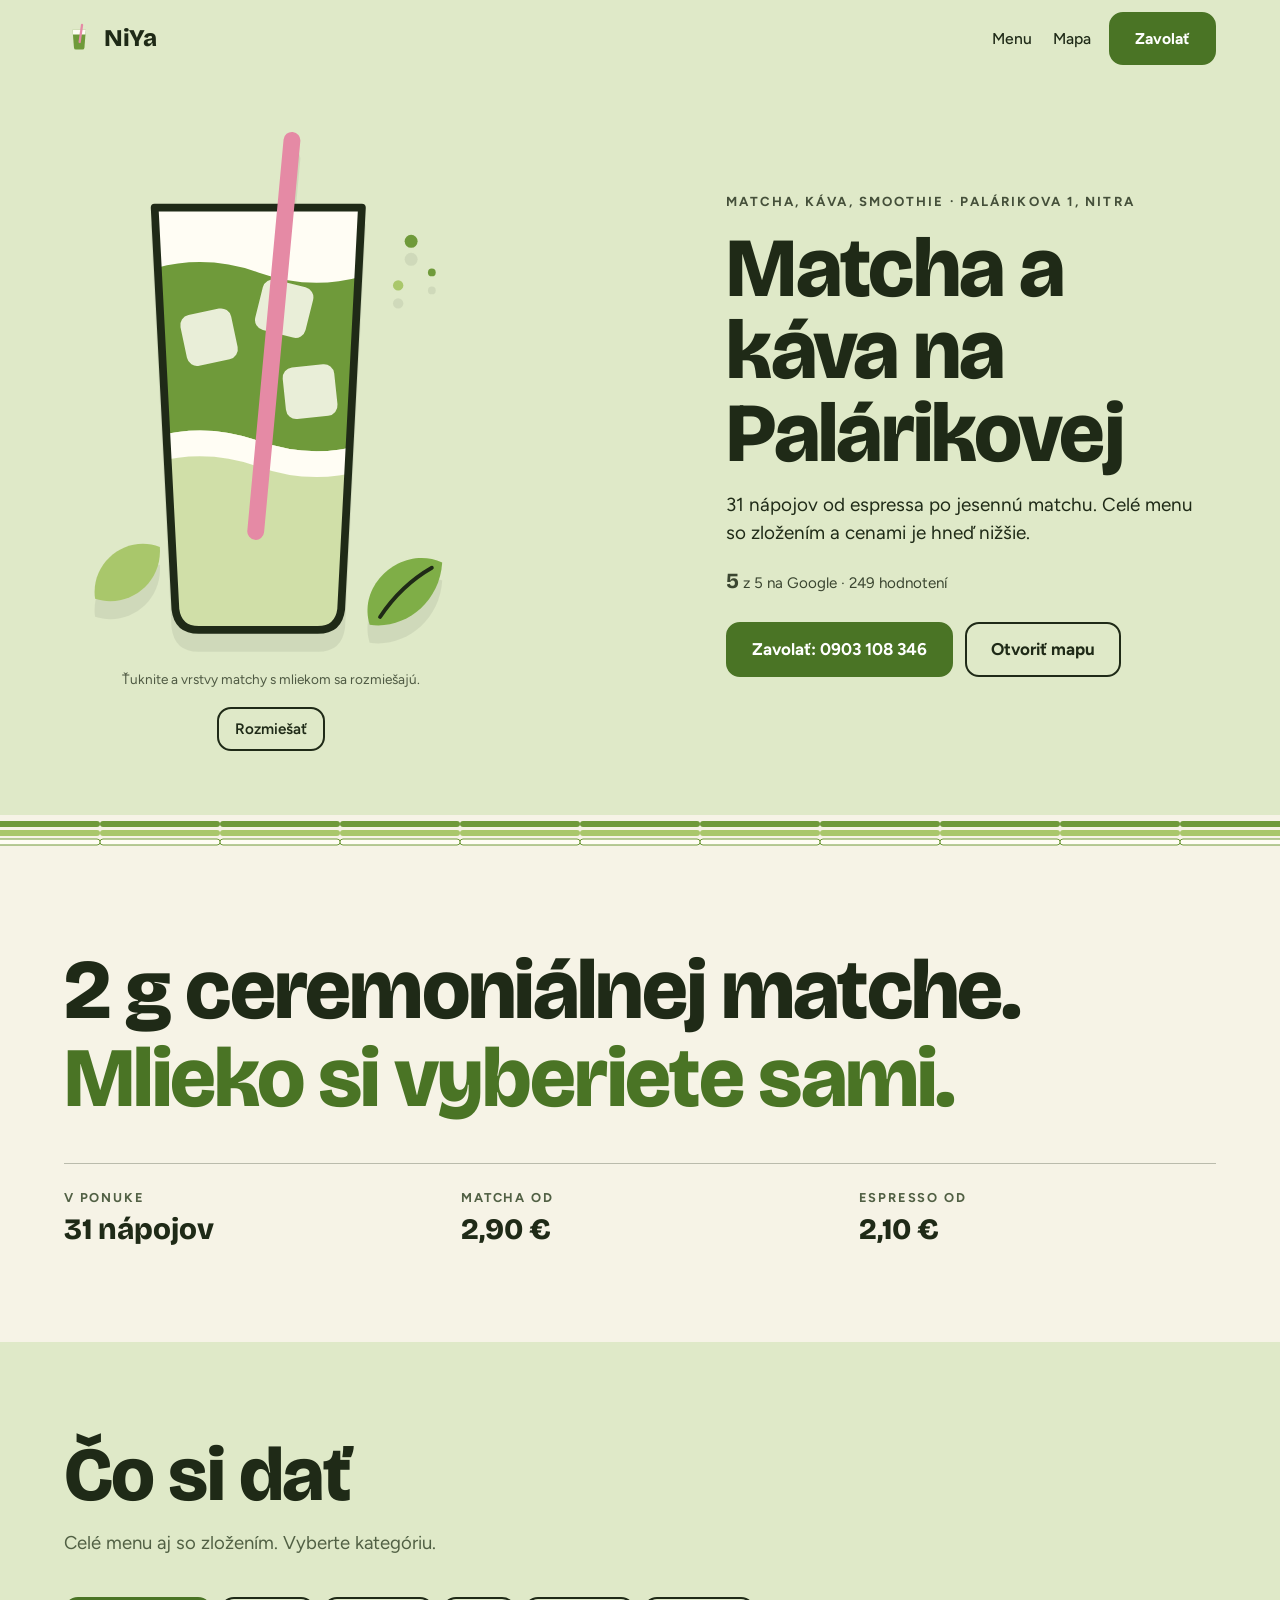
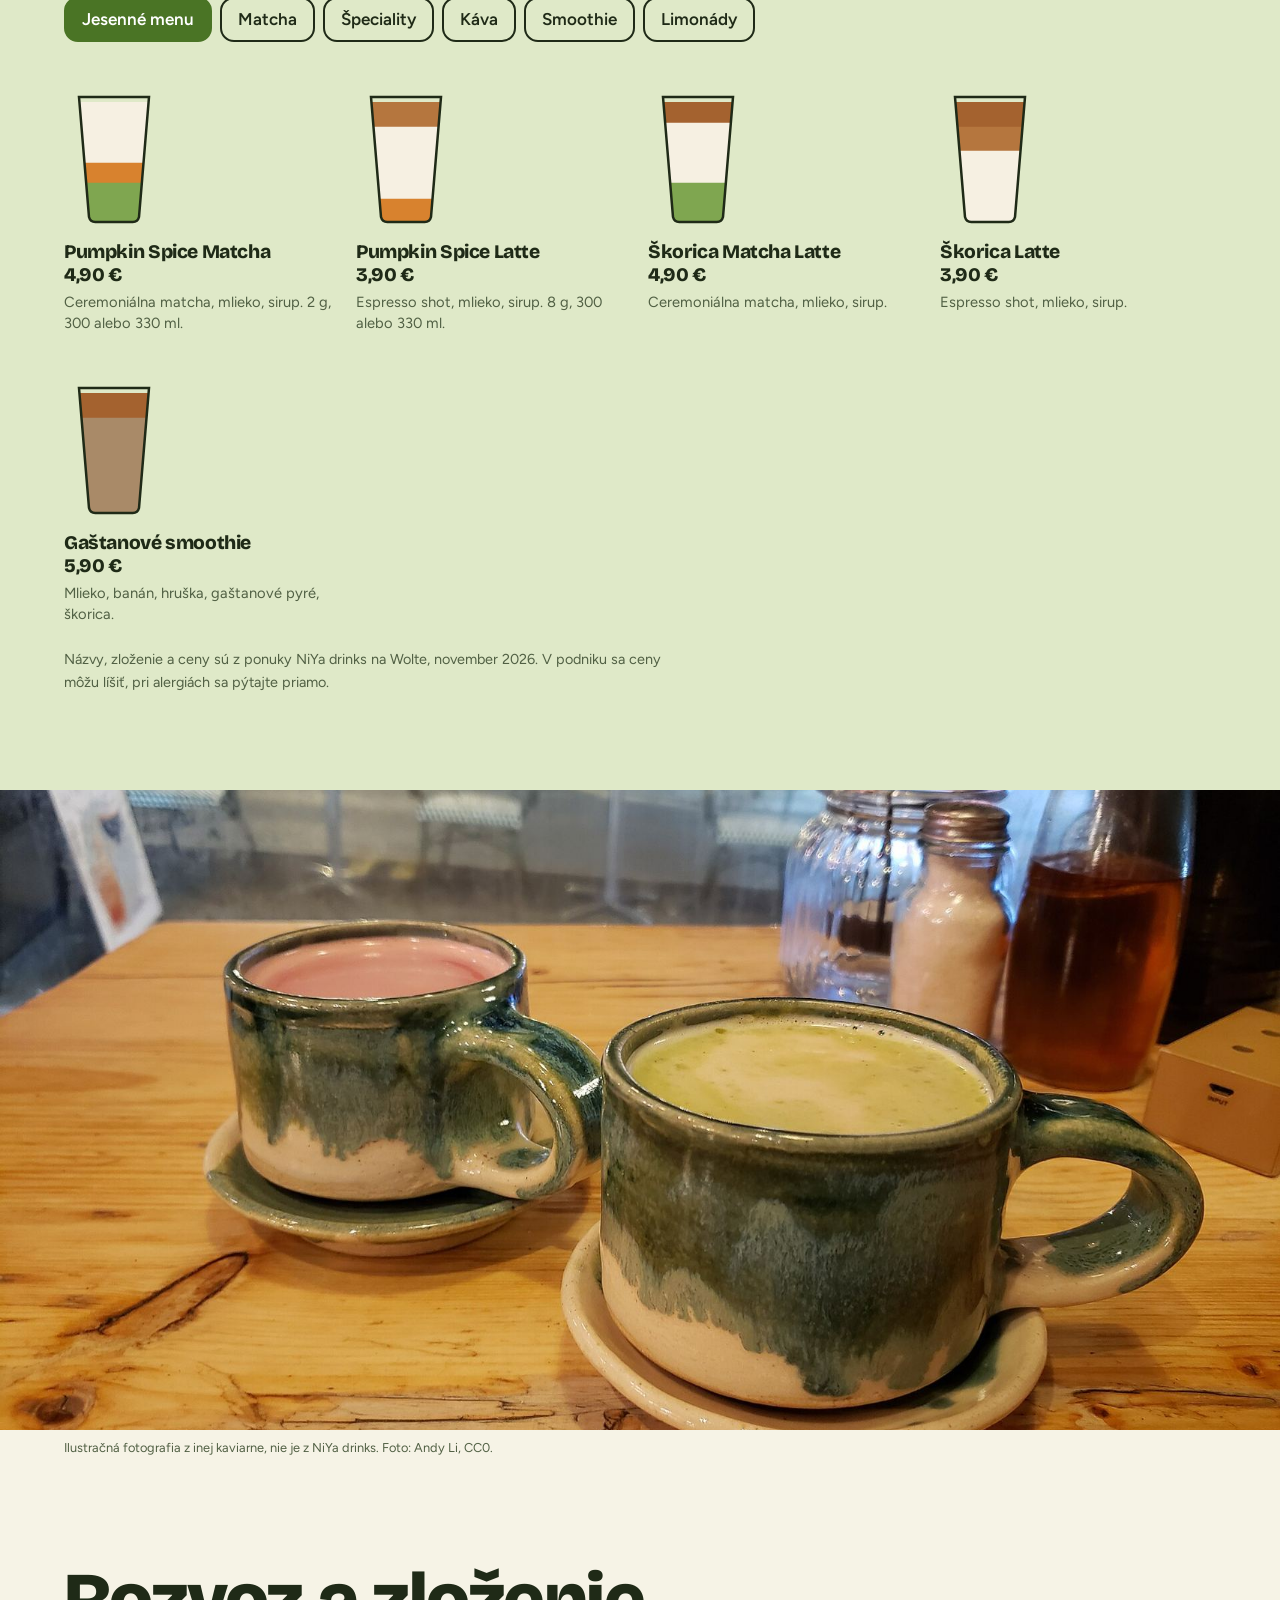
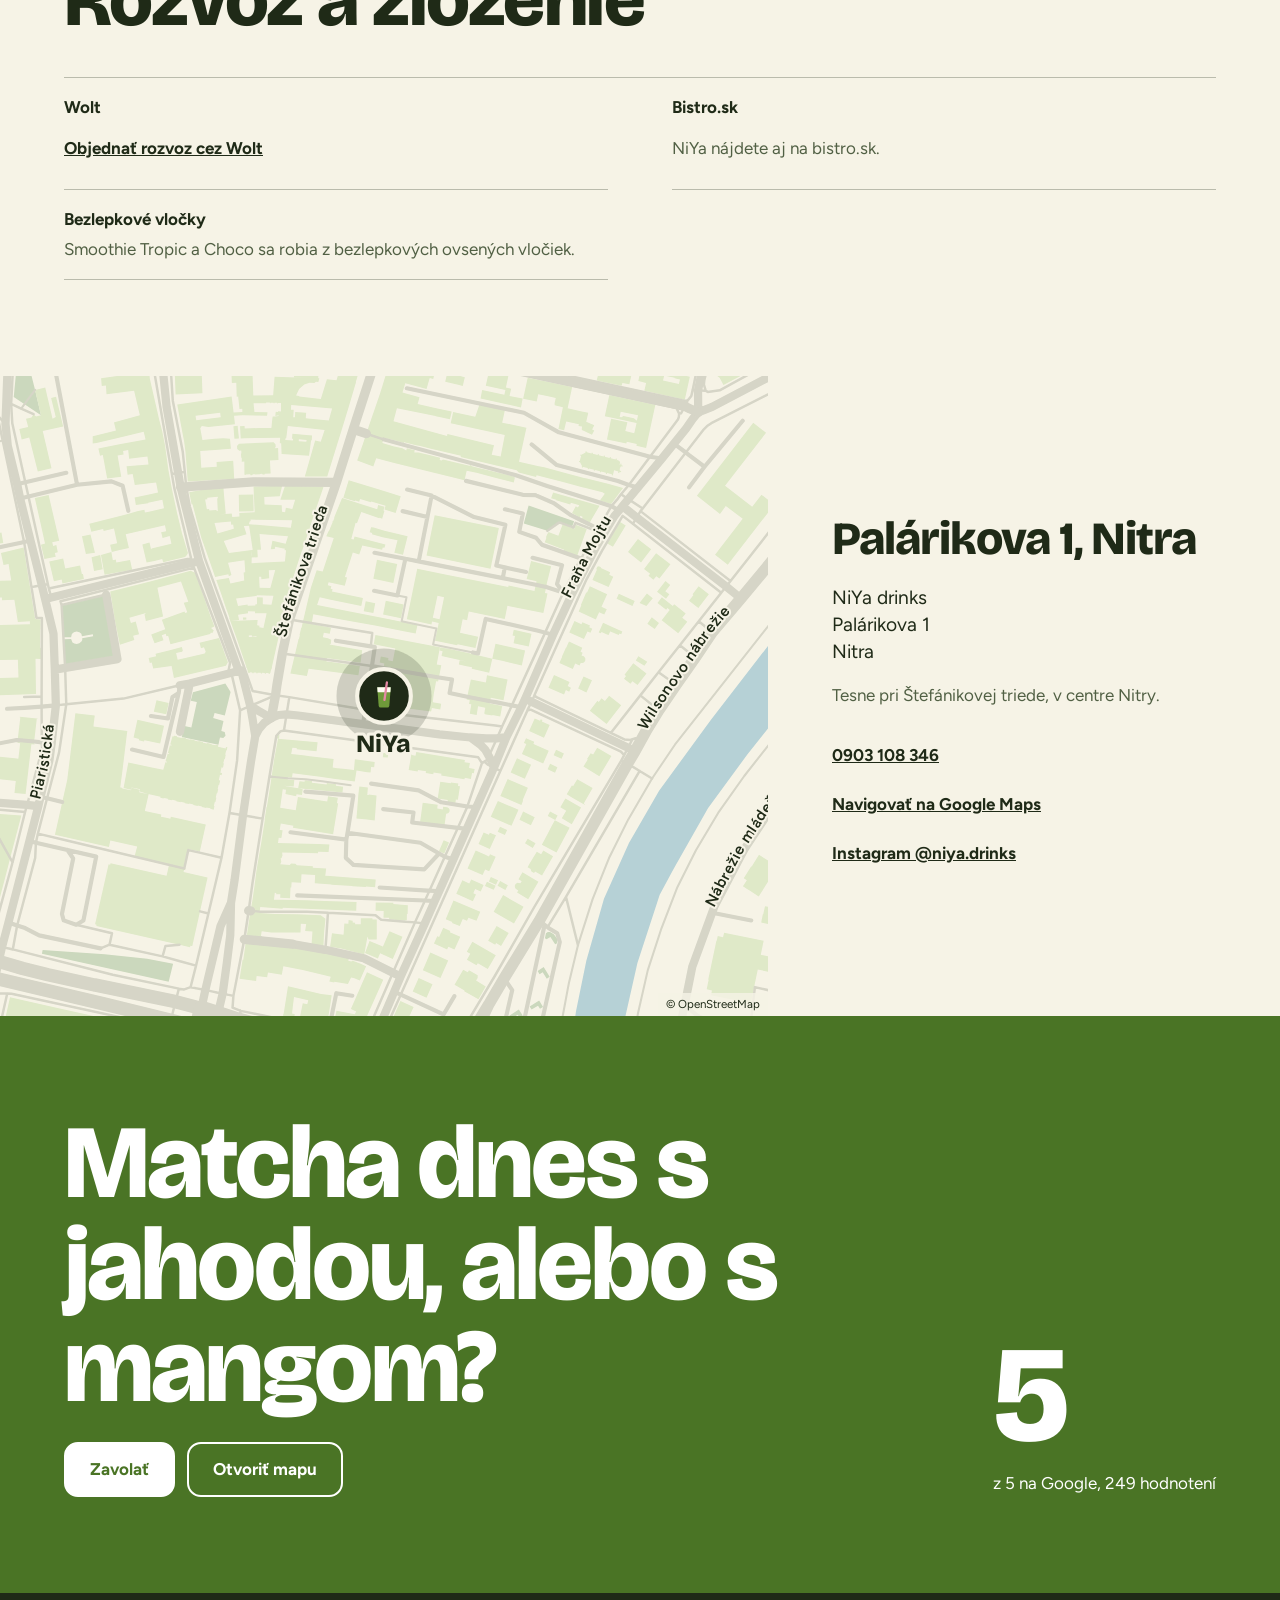
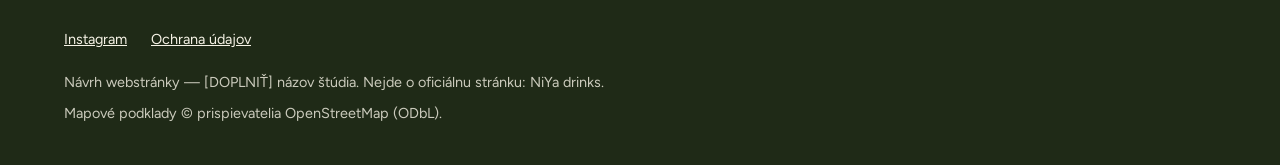
<file: index.html>
<!doctype html>
<html lang="sk">
<head>
  <meta charset="utf-8">
  <meta name="viewport" content="width=device-width, initial-scale=1">
  <title>NiYa drinks Nitra | Matcha, káva a smoothie na Palárikovej</title>
  <meta name="description" content="NiYa drinks na Palárikovej 1 v Nitre: ceremoniálna matcha, káva, smoothie a limonády. Celé menu so zložením a cenami.">
  <meta name="theme-color" content="#dfe9c8">
  <meta property="og:type" content="website">
  <meta property="og:locale" content="sk_SK">
  <meta property="og:title" content="NiYa drinks Nitra | Matcha, káva a smoothie na Palárikovej">
  <meta property="og:description" content="Matcha, káva, smoothie a limonády na Palárikovej 1 v Nitre.">
  <meta property="og:image" content="assets/og.jpg">
  <meta property="og:image:width" content="1200">
  <meta property="og:image:height" content="630">
  <meta property="og:image:alt" content="Vysoký pohár s vrstvami matchy a mlieka, ľadom a ružovou slamkou">
  <link rel="icon" href="assets/favicon.svg" type="image/svg+xml">
  <link rel="preconnect" href="https://fonts.googleapis.com">
  <link rel="preconnect" href="https://fonts.gstatic.com" crossorigin>
  <link href="https://fonts.googleapis.com/css2?family=Bricolage+Grotesque:wght@600;800&family=Figtree:wght@400;500;700&display=swap" rel="stylesheet">
  <link rel="stylesheet" href="style.css">
  <script defer src="idea.js"></script>
  <script defer src="site.js"></script>
  <script type="application/ld+json">
{
  "@context": "https://schema.org",
  "@type": "CafeOrCoffeeShop",
  "name": "NiYa drinks",
  "address": {
    "@type": "PostalAddress",
    "streetAddress": "Palárikova 1",
    "addressLocality": "Nitra",
    "addressCountry": "SK"
  },
  "telephone": "+421903108346",
  "sameAs": [
    "https://www.instagram.com/niya.drinks/"
  ]
}
  </script>
</head>
<body>
  <a class="skip-link" href="#ponuka">Preskočiť na obsah</a>

  <header class="topbar">
    <a class="brand" href="#top" aria-label="NiYa drinks, začiatok stránky"><svg class="brand-mark" viewBox="0 0 32 32" aria-hidden="true" focusable="false"><path d="M9 7 H23 L21.5 26 Q21.3 28 19.5 28 H12.5 Q10.7 28 10.5 26Z" fill="#6f9a3a"/><path d="M9 7 H23 L22.6 12 H9.4Z" fill="#fffdf4"/><path d="M19 2 L16.5 20" stroke="#e58aa5" stroke-width="2.4" stroke-linecap="round"/></svg><span>NiYa</span></a>
    <nav class="topbar-nav" aria-label="Hlavná navigácia">
      <a href="#ponuka">Menu</a>
      <a href="#hodiny">Mapa</a>
      <a class="button topbar-cta" href="tel:+421903108346">Zavolať</a>
    </nav>
  </header>

  <main id="top">
    <section class="hero hero--reverse">

      <div class="hero-copy">
        <p class="hero-kicker">Matcha, káva, smoothie · Palárikova 1, Nitra</p>
        <h1>Matcha a káva na Palárikovej</h1>
        <p class="hero-lede">31 nápojov od espressa po jesennú matchu. Celé menu so zložením a cenami je hneď nižšie.</p>
        <p class="hero-rating"><strong>5</strong> z 5 na Google · 249 hodnotení</p>
        <div class="actions">
          <a class="button" href="tel:+421903108346">Zavolať: 0903 108 346</a>
          <a class="button button-ghost" href="https://www.google.com/maps/search/?api=1&amp;query=NiYa%20drinks%20Pal%C3%A1rikova%201%20Nitra" rel="noopener">Otvoriť mapu</a>
        </div>
      </div>
      <div class="hero-art">
        <svg class="art niya" viewBox="0 0 320 420" role="img" aria-label="Vysoký pohár s vrstvami matchy a mlieka, ľadom a ružovou slamkou">
<defs><clipPath id="niya-glass"><path d="M70 70 L230 70 L214 380 Q212 396 196 396 L104 396 Q88 396 86 380Z"/></clipPath></defs>
<g clip-path="url(#niya-glass)">
  <rect class="fa3" x="60" y="60" width="180" height="350"/>
  <path class="fa1" d="M60 120 Q105 104 150 120 T240 120 V250 Q195 266 150 250 T60 250Z"/>
  <path class="fa2" d="M60 250 Q105 234 150 250 T240 250 V420 H60Z" opacity=".55"/>
  <path class="fa3" d="M60 250 Q105 234 150 250 T240 250 V270 Q195 286 150 270 T60 270Z"/>
  <rect class="mix" x="60" y="60" width="180" height="350"/>
  <path class="swirl sa6" stroke-width="7" d="M150 150 q50 -20 66 30 q10 62 -52 74 q-74 4 -76 -62 q8 -52 72 -44"/>
  <g class="ice" style="--d:0.0s"><rect class="fa3" x="92" y="150" width="40" height="40" rx="8" opacity=".85" transform="rotate(-12 112 170)"/></g><g class="ice" style="--d:0.15s"><rect class="fa3" x="150" y="128" width="40" height="40" rx="8" opacity=".85" transform="rotate(14 170 148)"/></g><g class="ice" style="--d:0.3s"><rect class="fa3" x="170" y="192" width="40" height="40" rx="8" opacity=".85" transform="rotate(-6 190 212)"/></g>
</g>
<path class="sa5" d="M70 70 L230 70 L214 380 Q212 396 196 396 L104 396 Q88 396 86 380Z" stroke-width="6"/>
<path class="sa4" d="M176 18 L148 320" stroke-width="13"/>
<path class="fa6" d="M236 392 C226 360 262 330 292 344 C290 376 262 396 236 392Z"/>
<path class="sa5" d="M244 386 C256 368 270 356 284 348" stroke-width="3"/>
<path class="fa2" d="M24 372 C20 344 48 322 74 332 C76 360 50 380 24 372Z"/>
<circle class="fa1" cx="268" cy="96" r="5"/><circle class="fa1" cx="284" cy="120" r="3"/><circle class="fa2" cx="258" cy="130" r="4"/>
        </svg>
<p class="idea-hint">Ťuknite a vrstvy matchy s mliekom sa rozmiešajú.</p>
<div class="controls"><button class="control" type="button" data-stir aria-pressed="false">Rozmiešať</button></div>
      </div>
    </section>

    <div class="divider" aria-hidden="true"></div>

    <section class="block tone-base " id="ponuka">
      <div class="block-inner">
        <p class="statement-text">2 g ceremoniálnej matche. <em>Mlieko si vyberiete sami.</em></p>
        <dl class="statement-facts"><div><dt>V ponuke</dt><dd>31 nápojov</dd></div><div><dt>Matcha od</dt><dd>2,90 €</dd></div><div><dt>Espresso od</dt><dd>2,10 €</dd></div></dl>
      </div>
    </section>

    <section class="block tone-alt " id="napoje">
      <div class="block-inner">
        <h2 class="block-title">Čo si dať</h2><p class="block-lead">Celé menu aj so zložením. Vyberte kategóriu.</p>
        <div class="shelf-tabs" role="group" aria-label="Kategórie nápojov"><button class="shelf-tab" type="button" data-category="c0" aria-pressed="true">Jesenné menu</button><button class="shelf-tab" type="button" data-category="c1" aria-pressed="false">Matcha</button><button class="shelf-tab" type="button" data-category="c2" aria-pressed="false">Špeciality</button><button class="shelf-tab" type="button" data-category="c3" aria-pressed="false">Káva</button><button class="shelf-tab" type="button" data-category="c4" aria-pressed="false">Smoothie</button><button class="shelf-tab" type="button" data-category="c5" aria-pressed="false">Limonády</button></div>
        <ul class="shelf"><li class="shelf-item" data-category="c0"><svg class="shelf-glass" viewBox="0 -4 80 114" aria-hidden="true" focusable="false"><clipPath id="glass-1"><path d="M12 8 H68 L60 104 Q59 108 55 108 H25 Q21 108 20 104Z"/></clipPath><g clip-path="url(#glass-1)"><rect x="0" y="76.0" width="80" height="32.6" fill="#7fa650"/><rect x="0" y="60.0" width="80" height="16.6" fill="#d8822e"/><rect x="0" y="12.0" width="80" height="48.6" fill="#f6f0e2"/></g><path d="M12 8 H68 L60 104 Q59 108 55 108 H25 Q21 108 20 104Z" fill="none" stroke="currentColor" stroke-width="2"/></svg><h3 class="shelf-name"><span>Pumpkin Spice Matcha</span><span>4,90 €</span></h3><p class="shelf-text">Ceremoniálna matcha, mlieko, sirup. 2 g, 300 alebo 330 ml.</p></li><li class="shelf-item" data-category="c0"><svg class="shelf-glass" viewBox="0 -4 80 114" aria-hidden="true" focusable="false"><clipPath id="glass-2"><path d="M12 8 H68 L60 104 Q59 108 55 108 H25 Q21 108 20 104Z"/></clipPath><g clip-path="url(#glass-2)"><rect x="0" y="88.8" width="80" height="19.8" fill="#d8822e"/><rect x="0" y="31.2" width="80" height="58.2" fill="#f6f0e2"/><rect x="0" y="12.0" width="80" height="19.8" fill="#b5763e"/></g><path d="M12 8 H68 L60 104 Q59 108 55 108 H25 Q21 108 20 104Z" fill="none" stroke="currentColor" stroke-width="2"/></svg><h3 class="shelf-name"><span>Pumpkin Spice Latte</span><span>3,90 €</span></h3><p class="shelf-text">Espresso shot, mlieko, sirup. 8 g, 300 alebo 330 ml.</p></li><li class="shelf-item" data-category="c0"><svg class="shelf-glass" viewBox="0 -4 80 114" aria-hidden="true" focusable="false"><clipPath id="glass-3"><path d="M12 8 H68 L60 104 Q59 108 55 108 H25 Q21 108 20 104Z"/></clipPath><g clip-path="url(#glass-3)"><rect x="0" y="76.0" width="80" height="32.6" fill="#7fa650"/><rect x="0" y="28.0" width="80" height="48.6" fill="#f6f0e2"/><rect x="0" y="12.0" width="80" height="16.6" fill="#a4622f"/></g><path d="M12 8 H68 L60 104 Q59 108 55 108 H25 Q21 108 20 104Z" fill="none" stroke="currentColor" stroke-width="2"/></svg><h3 class="shelf-name"><span>Škorica Matcha Latte</span><span>4,90 €</span></h3><p class="shelf-text">Ceremoniálna matcha, mlieko, sirup.</p></li><li class="shelf-item" data-category="c0"><svg class="shelf-glass" viewBox="0 -4 80 114" aria-hidden="true" focusable="false"><clipPath id="glass-4"><path d="M12 8 H68 L60 104 Q59 108 55 108 H25 Q21 108 20 104Z"/></clipPath><g clip-path="url(#glass-4)"><rect x="0" y="50.4" width="80" height="58.2" fill="#f6f0e2"/><rect x="0" y="31.2" width="80" height="19.8" fill="#b5763e"/><rect x="0" y="12.0" width="80" height="19.8" fill="#a4622f"/></g><path d="M12 8 H68 L60 104 Q59 108 55 108 H25 Q21 108 20 104Z" fill="none" stroke="currentColor" stroke-width="2"/></svg><h3 class="shelf-name"><span>Škorica Latte</span><span>3,90 €</span></h3><p class="shelf-text">Espresso shot, mlieko, sirup.</p></li><li class="shelf-item" data-category="c0"><svg class="shelf-glass" viewBox="0 -4 80 114" aria-hidden="true" focusable="false"><clipPath id="glass-5"><path d="M12 8 H68 L60 104 Q59 108 55 108 H25 Q21 108 20 104Z"/></clipPath><g clip-path="url(#glass-5)"><rect x="0" y="31.2" width="80" height="77.4" fill="#a98a68"/><rect x="0" y="12.0" width="80" height="19.8" fill="#a4622f"/></g><path d="M12 8 H68 L60 104 Q59 108 55 108 H25 Q21 108 20 104Z" fill="none" stroke="currentColor" stroke-width="2"/></svg><h3 class="shelf-name"><span>Gaštanové smoothie</span><span>5,90 €</span></h3><p class="shelf-text">Mlieko, banán, hruška, gaštanové pyré, škorica.</p></li><li class="shelf-item" data-category="c1"><svg class="shelf-glass" viewBox="0 -4 80 114" aria-hidden="true" focusable="false"><clipPath id="glass-6"><path d="M12 8 H68 L60 104 Q59 108 55 108 H25 Q21 108 20 104Z"/></clipPath><g clip-path="url(#glass-6)"><rect x="0" y="50.4" width="80" height="58.2" fill="#f6f0e2"/><rect x="0" y="12.0" width="80" height="39.0" fill="#7fa650"/></g><path d="M12 8 H68 L60 104 Q59 108 55 108 H25 Q21 108 20 104Z" fill="none" stroke="currentColor" stroke-width="2"/></svg><h3 class="shelf-name"><span>Matcha Latte</span><span>4,40 €</span></h3><p class="shelf-text">Ceremoniálna matcha, mlieko podľa výberu. 2 g, 300 alebo 330 ml.</p></li><li class="shelf-item" data-category="c1"><svg class="shelf-glass" viewBox="0 -4 80 114" aria-hidden="true" focusable="false"><clipPath id="glass-7"><path d="M12 8 H68 L60 104 Q59 108 55 108 H25 Q21 108 20 104Z"/></clipPath><g clip-path="url(#glass-7)"><rect x="0" y="50.4" width="80" height="58.2" fill="#7fa650"/><rect x="0" y="12.0" width="80" height="39.0" fill="#f6f0e2"/></g><path d="M12 8 H68 L60 104 Q59 108 55 108 H25 Q21 108 20 104Z" fill="none" stroke="currentColor" stroke-width="2"/></svg><h3 class="shelf-name"><span>Matcha Cappuccino</span><span>4,30 €</span></h3><p class="shelf-text">Ceremoniálna matcha, mlieko podľa výberu. 2 g, 280 ml.</p></li><li class="shelf-item" data-category="c1"><svg class="shelf-glass" viewBox="0 -4 80 114" aria-hidden="true" focusable="false"><clipPath id="glass-8"><path d="M12 8 H68 L60 104 Q59 108 55 108 H25 Q21 108 20 104Z"/></clipPath><g clip-path="url(#glass-8)"><rect x="0" y="76.0" width="80" height="32.6" fill="#e45a70"/><rect x="0" y="44.0" width="80" height="32.6" fill="#f6f0e2"/><rect x="0" y="12.0" width="80" height="32.6" fill="#7fa650"/></g><path d="M12 8 H68 L60 104 Q59 108 55 108 H25 Q21 108 20 104Z" fill="none" stroke="currentColor" stroke-width="2"/></svg><h3 class="shelf-name"><span>Jahoda Matcha</span><span>4,90 €</span></h3><p class="shelf-text">Ceremoniálna matcha, mlieko podľa výberu, jahodové pyré.</p></li><li class="shelf-item" data-category="c1"><svg class="shelf-glass" viewBox="0 -4 80 114" aria-hidden="true" focusable="false"><clipPath id="glass-9"><path d="M12 8 H68 L60 104 Q59 108 55 108 H25 Q21 108 20 104Z"/></clipPath><g clip-path="url(#glass-9)"><rect x="0" y="76.0" width="80" height="32.6" fill="#c03058"/><rect x="0" y="44.0" width="80" height="32.6" fill="#f6f0e2"/><rect x="0" y="12.0" width="80" height="32.6" fill="#7fa650"/></g><path d="M12 8 H68 L60 104 Q59 108 55 108 H25 Q21 108 20 104Z" fill="none" stroke="currentColor" stroke-width="2"/></svg><h3 class="shelf-name"><span>Malina Matcha</span><span>4,90 €</span></h3><p class="shelf-text">Ceremoniálna matcha, mlieko podľa výberu, malinové pyré.</p></li><li class="shelf-item" data-category="c1"><svg class="shelf-glass" viewBox="0 -4 80 114" aria-hidden="true" focusable="false"><clipPath id="glass-10"><path d="M12 8 H68 L60 104 Q59 108 55 108 H25 Q21 108 20 104Z"/></clipPath><g clip-path="url(#glass-10)"><rect x="0" y="76.0" width="80" height="32.6" fill="#4d4a98"/><rect x="0" y="44.0" width="80" height="32.6" fill="#f6f0e2"/><rect x="0" y="12.0" width="80" height="32.6" fill="#7fa650"/></g><path d="M12 8 H68 L60 104 Q59 108 55 108 H25 Q21 108 20 104Z" fill="none" stroke="currentColor" stroke-width="2"/></svg><h3 class="shelf-name"><span>Čučoriedka Matcha</span><span>4,90 €</span></h3><p class="shelf-text">Ceremoniálna matcha, mlieko podľa výberu, čučoriedkové pyré.</p></li><li class="shelf-item" data-category="c1"><svg class="shelf-glass" viewBox="0 -4 80 114" aria-hidden="true" focusable="false"><clipPath id="glass-11"><path d="M12 8 H68 L60 104 Q59 108 55 108 H25 Q21 108 20 104Z"/></clipPath><g clip-path="url(#glass-11)"><rect x="0" y="76.0" width="80" height="32.6" fill="#f3a52c"/><rect x="0" y="44.0" width="80" height="32.6" fill="#f6f0e2"/><rect x="0" y="12.0" width="80" height="32.6" fill="#7fa650"/></g><path d="M12 8 H68 L60 104 Q59 108 55 108 H25 Q21 108 20 104Z" fill="none" stroke="currentColor" stroke-width="2"/></svg><h3 class="shelf-name"><span>Mango Matcha</span><span>4,90 €</span></h3><p class="shelf-text">Ceremoniálna matcha, mlieko podľa výberu, mangové pyré.</p></li><li class="shelf-item" data-category="c1"><svg class="shelf-glass" viewBox="0 -4 80 114" aria-hidden="true" focusable="false"><clipPath id="glass-12"><path d="M12 8 H68 L60 104 Q59 108 55 108 H25 Q21 108 20 104Z"/></clipPath><g clip-path="url(#glass-12)"><rect x="0" y="66.9" width="80" height="41.7" fill="#dcebe4"/><rect x="0" y="39.4" width="80" height="28.0" fill="#7fa650"/><rect x="0" y="12.0" width="80" height="28.0" fill="#fbf6e8"/></g><path d="M12 8 H68 L60 104 Q59 108 55 108 H25 Q21 108 20 104Z" fill="none" stroke="currentColor" stroke-width="2"/></svg><h3 class="shelf-name"><span>Matcha Coco Foam</span><span>4,90 €</span></h3><p class="shelf-text">Matcha, kokosová voda, kokosový sirup, sójové mlieko, rastlinná smotana.</p></li><li class="shelf-item" data-category="c1"><svg class="shelf-glass" viewBox="0 -4 80 114" aria-hidden="true" focusable="false"><clipPath id="glass-13"><path d="M12 8 H68 L60 104 Q59 108 55 108 H25 Q21 108 20 104Z"/></clipPath><g clip-path="url(#glass-13)"><rect x="0" y="44.0" width="80" height="64.6" fill="#dcebe4"/><rect x="0" y="12.0" width="80" height="32.6" fill="#5d7f38"/></g><path d="M12 8 H68 L60 104 Q59 108 55 108 H25 Q21 108 20 104Z" fill="none" stroke="currentColor" stroke-width="2"/></svg><h3 class="shelf-name"><span>Matcha Tonic</span><span>4,50 €</span></h3><p class="shelf-text">Ceremoniálna matcha, tonic. 2 g, 300 ml.</p></li><li class="shelf-item" data-category="c1"><svg class="shelf-glass" viewBox="0 -4 80 114" aria-hidden="true" focusable="false"><clipPath id="glass-14"><path d="M12 8 H68 L60 104 Q59 108 55 108 H25 Q21 108 20 104Z"/></clipPath><g clip-path="url(#glass-14)"><rect x="0" y="44.0" width="80" height="64.6" fill="#f19224"/><rect x="0" y="12.0" width="80" height="32.6" fill="#5d7f38"/></g><path d="M12 8 H68 L60 104 Q59 108 55 108 H25 Q21 108 20 104Z" fill="none" stroke="currentColor" stroke-width="2"/></svg><h3 class="shelf-name"><span>Pomatcha</span><span>4,50 €</span></h3><p class="shelf-text">Ceremoniálna matcha, 100 % pomarančový džús. 2 g, 300 ml.</p></li><li class="shelf-item" data-category="c1"><svg class="shelf-glass" viewBox="0 -4 80 114" aria-hidden="true" focusable="false"><clipPath id="glass-15"><path d="M12 8 H68 L60 104 Q59 108 55 108 H25 Q21 108 20 104Z"/></clipPath><g clip-path="url(#glass-15)"><rect x="0" y="12.0" width="80" height="96.6" fill="#5d7f38"/></g><path d="M12 8 H68 L60 104 Q59 108 55 108 H25 Q21 108 20 104Z" fill="none" stroke="currentColor" stroke-width="2"/></svg><h3 class="shelf-name"><span>Matcha Shot</span><span>2,90 €</span></h3><p class="shelf-text">Ceremoniálna matcha. 2 g, od 30 do 120 ml.</p></li><li class="shelf-item" data-category="c2"><svg class="shelf-glass" viewBox="0 -4 80 114" aria-hidden="true" focusable="false"><clipPath id="glass-16"><path d="M12 8 H68 L60 104 Q59 108 55 108 H25 Q21 108 20 104Z"/></clipPath><g clip-path="url(#glass-16)"><rect x="0" y="69.6" width="80" height="39.0" fill="#f6f0e2"/><rect x="0" y="12.0" width="80" height="58.2" fill="#4a70d6"/></g><path d="M12 8 H68 L60 104 Q59 108 55 108 H25 Q21 108 20 104Z" fill="none" stroke="currentColor" stroke-width="2"/></svg><h3 class="shelf-name"><span>Butterfly Pea Latte</span><span>4,40 €</span></h3><p class="shelf-text">Modrá matcha: 2 g prášku z kvetov, mlieko a sirup podľa výberu. 300 ml.</p></li><li class="shelf-item" data-category="c2"><svg class="shelf-glass" viewBox="0 -4 80 114" aria-hidden="true" focusable="false"><clipPath id="glass-17"><path d="M12 8 H68 L60 104 Q59 108 55 108 H25 Q21 108 20 104Z"/></clipPath><g clip-path="url(#glass-17)"><rect x="0" y="69.6" width="80" height="39.0" fill="#f6f0e2"/><rect x="0" y="12.0" width="80" height="58.2" fill="#ea5ea4"/></g><path d="M12 8 H68 L60 104 Q59 108 55 108 H25 Q21 108 20 104Z" fill="none" stroke="currentColor" stroke-width="2"/></svg><h3 class="shelf-name"><span>Dragon Fruit Latte</span><span>4,40 €</span></h3><p class="shelf-text">Ružová matcha: 2 g prášku, mlieko a sirup podľa výberu. 300 ml.</p></li><li class="shelf-item" data-category="c2"><svg class="shelf-glass" viewBox="0 -4 80 114" aria-hidden="true" focusable="false"><clipPath id="glass-18"><path d="M12 8 H68 L60 104 Q59 108 55 108 H25 Q21 108 20 104Z"/></clipPath><g clip-path="url(#glass-18)"><rect x="0" y="69.6" width="80" height="39.0" fill="#f6f0e2"/><rect x="0" y="12.0" width="80" height="58.2" fill="#99683f"/></g><path d="M12 8 H68 L60 104 Q59 108 55 108 H25 Q21 108 20 104Z" fill="none" stroke="currentColor" stroke-width="2"/></svg><h3 class="shelf-name"><span>Houjicha Latte</span><span>4,40 €</span></h3><p class="shelf-text">2 g houjicha, mlieko podľa výberu. 300 alebo 330 ml.</p></li><li class="shelf-item" data-category="c3"><svg class="shelf-glass" viewBox="0 -4 80 114" aria-hidden="true" focusable="false"><clipPath id="glass-19"><path d="M12 8 H68 L60 104 Q59 108 55 108 H25 Q21 108 20 104Z"/></clipPath><g clip-path="url(#glass-19)"><rect x="0" y="36.0" width="80" height="72.6" fill="#47291a"/><rect x="0" y="12.0" width="80" height="24.6" fill="#b5763e"/></g><path d="M12 8 H68 L60 104 Q59 108 55 108 H25 Q21 108 20 104Z" fill="none" stroke="currentColor" stroke-width="2"/></svg><h3 class="shelf-name"><span>Espresso</span><span>2,10 €</span></h3><p class="shelf-text">8 g, 30 ml.</p></li><li class="shelf-item" data-category="c3"><svg class="shelf-glass" viewBox="0 -4 80 114" aria-hidden="true" focusable="false"><clipPath id="glass-20"><path d="M12 8 H68 L60 104 Q59 108 55 108 H25 Q21 108 20 104Z"/></clipPath><g clip-path="url(#glass-20)"><rect x="0" y="31.2" width="80" height="77.4" fill="#47291a"/><rect x="0" y="12.0" width="80" height="19.8" fill="#b5763e"/></g><path d="M12 8 H68 L60 104 Q59 108 55 108 H25 Q21 108 20 104Z" fill="none" stroke="currentColor" stroke-width="2"/></svg><h3 class="shelf-name"><span>Espresso Lungo</span><span>2,30 €</span></h3><p class="shelf-text">8 g, 60 ml.</p></li><li class="shelf-item" data-category="c3"><svg class="shelf-glass" viewBox="0 -4 80 114" aria-hidden="true" focusable="false"><clipPath id="glass-21"><path d="M12 8 H68 L60 104 Q59 108 55 108 H25 Q21 108 20 104Z"/></clipPath><g clip-path="url(#glass-21)"><rect x="0" y="28.0" width="80" height="80.6" fill="#47291a"/><rect x="0" y="12.0" width="80" height="16.6" fill="#b5763e"/></g><path d="M12 8 H68 L60 104 Q59 108 55 108 H25 Q21 108 20 104Z" fill="none" stroke="currentColor" stroke-width="2"/></svg><h3 class="shelf-name"><span>Espresso Doppio</span><span>3,50 €</span></h3><p class="shelf-text">16 g, 60 ml.</p></li><li class="shelf-item" data-category="c3"><svg class="shelf-glass" viewBox="0 -4 80 114" aria-hidden="true" focusable="false"><clipPath id="glass-22"><path d="M12 8 H68 L60 104 Q59 108 55 108 H25 Q21 108 20 104Z"/></clipPath><g clip-path="url(#glass-22)"><rect x="0" y="69.6" width="80" height="39.0" fill="#47291a"/><rect x="0" y="12.0" width="80" height="58.2" fill="#f6f0e2"/></g><path d="M12 8 H68 L60 104 Q59 108 55 108 H25 Q21 108 20 104Z" fill="none" stroke="currentColor" stroke-width="2"/></svg><h3 class="shelf-name"><span>Cappuccino</span><span>2,90 €</span></h3><p class="shelf-text">8 g, 280 ml.</p></li><li class="shelf-item" data-category="c3"><svg class="shelf-glass" viewBox="0 -4 80 114" aria-hidden="true" focusable="false"><clipPath id="glass-23"><path d="M12 8 H68 L60 104 Q59 108 55 108 H25 Q21 108 20 104Z"/></clipPath><g clip-path="url(#glass-23)"><rect x="0" y="60.0" width="80" height="48.6" fill="#47291a"/><rect x="0" y="12.0" width="80" height="48.6" fill="#f6f0e2"/></g><path d="M12 8 H68 L60 104 Q59 108 55 108 H25 Q21 108 20 104Z" fill="none" stroke="currentColor" stroke-width="2"/></svg><h3 class="shelf-name"><span>Flat White</span><span>3,90 €</span></h3><p class="shelf-text">16 g, 280 ml.</p></li><li class="shelf-item" data-category="c3"><svg class="shelf-glass" viewBox="0 -4 80 114" aria-hidden="true" focusable="false"><clipPath id="glass-24"><path d="M12 8 H68 L60 104 Q59 108 55 108 H25 Q21 108 20 104Z"/></clipPath><g clip-path="url(#glass-24)"><rect x="0" y="44.0" width="80" height="64.6" fill="#f6f0e2"/><rect x="0" y="28.0" width="80" height="16.6" fill="#b5763e"/><rect x="0" y="12.0" width="80" height="16.6" fill="#f6f0e2"/></g><path d="M12 8 H68 L60 104 Q59 108 55 108 H25 Q21 108 20 104Z" fill="none" stroke="currentColor" stroke-width="2"/></svg><h3 class="shelf-name"><span>Latte</span><span>3,40 €</span></h3><p class="shelf-text">8 g, 300 alebo 330 ml.</p></li><li class="shelf-item" data-category="c3"><svg class="shelf-glass" viewBox="0 -4 80 114" aria-hidden="true" focusable="false"><clipPath id="glass-25"><path d="M12 8 H68 L60 104 Q59 108 55 108 H25 Q21 108 20 104Z"/></clipPath><g clip-path="url(#glass-25)"><rect x="0" y="44.0" width="80" height="64.6" fill="#dcebe4"/><rect x="0" y="12.0" width="80" height="32.6" fill="#47291a"/></g><path d="M12 8 H68 L60 104 Q59 108 55 108 H25 Q21 108 20 104Z" fill="none" stroke="currentColor" stroke-width="2"/></svg><h3 class="shelf-name"><span>Espresso Tonic</span><span>3,90 €</span></h3><p class="shelf-text">8 g, 300 ml.</p></li><li class="shelf-item" data-category="c3"><svg class="shelf-glass" viewBox="0 -4 80 114" aria-hidden="true" focusable="false"><clipPath id="glass-26"><path d="M12 8 H68 L60 104 Q59 108 55 108 H25 Q21 108 20 104Z"/></clipPath><g clip-path="url(#glass-26)"><rect x="0" y="12.0" width="80" height="96.6" fill="#f6f0e2"/></g><path d="M12 8 H68 L60 104 Q59 108 55 108 H25 Q21 108 20 104Z" fill="none" stroke="currentColor" stroke-width="2"/></svg><h3 class="shelf-name"><span>Babyccino</span><span>1,50 €</span></h3><p class="shelf-text">Napenené mliečko. 250 ml.</p></li><li class="shelf-item" data-category="c4"><svg class="shelf-glass" viewBox="0 -4 80 114" aria-hidden="true" focusable="false"><clipPath id="glass-27"><path d="M12 8 H68 L60 104 Q59 108 55 108 H25 Q21 108 20 104Z"/></clipPath><g clip-path="url(#glass-27)"><rect x="0" y="31.2" width="80" height="77.4" fill="#f3a52c"/><rect x="0" y="12.0" width="80" height="19.8" fill="#fbf6e8"/></g><path d="M12 8 H68 L60 104 Q59 108 55 108 H25 Q21 108 20 104Z" fill="none" stroke="currentColor" stroke-width="2"/></svg><h3 class="shelf-name"><span>NiYa Tropic</span><span>5,50 €</span></h3><p class="shelf-text">Ananás, mango, bezlepkové ovsené vločky, banán, kokos, limetka, pomarančový džús. 300 ml.</p></li><li class="shelf-item" data-category="c4"><svg class="shelf-glass" viewBox="0 -4 80 114" aria-hidden="true" focusable="false"><clipPath id="glass-28"><path d="M12 8 H68 L60 104 Q59 108 55 108 H25 Q21 108 20 104Z"/></clipPath><g clip-path="url(#glass-28)"><rect x="0" y="12.0" width="80" height="96.6" fill="#5c3a26"/></g><path d="M12 8 H68 L60 104 Q59 108 55 108 H25 Q21 108 20 104Z" fill="none" stroke="currentColor" stroke-width="2"/></svg><h3 class="shelf-name"><span>NiYa Choco</span><span>5,50 €</span></h3><p class="shelf-text">Banán, proteín, ďatľový sirup, kakao, vločky, arašidové maslo, škorica, sójové mlieko. 276 kcal.</p></li><li class="shelf-item" data-category="c4"><svg class="shelf-glass" viewBox="0 -4 80 114" aria-hidden="true" focusable="false"><clipPath id="glass-29"><path d="M12 8 H68 L60 104 Q59 108 55 108 H25 Q21 108 20 104Z"/></clipPath><g clip-path="url(#glass-29)"><rect x="0" y="12.0" width="80" height="96.6" fill="#b23a64"/></g><path d="M12 8 H68 L60 104 Q59 108 55 108 H25 Q21 108 20 104Z" fill="none" stroke="currentColor" stroke-width="2"/></svg><h3 class="shelf-name"><span>NiYa Rubby</span><span>5,50 €</span></h3><p class="shelf-text">Jahody, maliny, čučoriedky, banán, proteín, sójové mlieko. 175 kcal, 300 ml.</p></li><li class="shelf-item" data-category="c5"><svg class="shelf-glass" viewBox="0 -4 80 114" aria-hidden="true" focusable="false"><clipPath id="glass-30"><path d="M12 8 H68 L60 104 Q59 108 55 108 H25 Q21 108 20 104Z"/></clipPath><g clip-path="url(#glass-30)"><rect x="0" y="88.8" width="80" height="19.8" fill="#c03058"/><rect x="0" y="12.0" width="80" height="77.4" fill="#f2d0d4"/></g><path d="M12 8 H68 L60 104 Q59 108 55 108 H25 Q21 108 20 104Z" fill="none" stroke="currentColor" stroke-width="2"/></svg><h3 class="shelf-name"><span>Rosamara</span><span>3,50 €</span></h3><p class="shelf-text">Malina, ruža, rozmarín, citrón. 300 ml.</p></li><li class="shelf-item" data-category="c5"><svg class="shelf-glass" viewBox="0 -4 80 114" aria-hidden="true" focusable="false"><clipPath id="glass-31"><path d="M12 8 H68 L60 104 Q59 108 55 108 H25 Q21 108 20 104Z"/></clipPath><g clip-path="url(#glass-31)"><rect x="0" y="69.6" width="80" height="39.0" fill="#f3a52c"/><rect x="0" y="12.0" width="80" height="58.2" fill="#cfe08a"/></g><path d="M12 8 H68 L60 104 Q59 108 55 108 H25 Q21 108 20 104Z" fill="none" stroke="currentColor" stroke-width="2"/></svg><h3 class="shelf-name"><span>Mangolda</span><span>3,50 €</span></h3><p class="shelf-text">Mango, jahoda, bazalka, limetka. 300 ml.</p></li></ul>
        <p class="block-note">Názvy, zloženie a ceny sú z ponuky NiYa drinks na Wolte, november 2026. V podniku sa ceny môžu líšiť, pri alergiách sa pýtajte priamo.</p>
      </div>
    </section>

    <section class="block tone-base ">
      <figure class="photo-band">
        <img src="assets/photos/matcha-latte.jpg" width="1707" height="1280" alt="Dve keramické šálky so zeleným a ružovým latte na drevenom stole" loading="lazy">
        <figcaption>Ilustračná fotografia z inej kaviarne, nie je z NiYa drinks. Foto: Andy Li, CC0.</figcaption>
      </figure>
    </section>

    <section class="block tone-base ">
      <div class="block-inner">
        <h2 class="block-title">Rozvoz a zloženie</h2>
        <ul class="notes"><li class="note"><span class="note-title">Wolt</span><p class="note-text"><a href="https://wolt.com/sk/svk/nitra/restaurant/niya-drinks" rel="noopener">Objednať rozvoz cez Wolt</a></p></li><li class="note"><span class="note-title">Bistro.sk</span><p class="note-text">NiYa nájdete aj na bistro.sk.</p></li><li class="note"><span class="note-title">Bezlepkové vločky</span><p class="note-text">Smoothie Tropic a Choco sa robia z bezlepkových ovsených vločiek.</p></li></ul>
        
      </div>
    </section>

    <section class="block tone-base " id="hodiny">
      <div class="place-grid">
        <div class="place-map"><svg class="street-map" viewBox="0 0 960 620" role="img" aria-label="Mapa okolia: NiYa drinks" preserveAspectRatio="xMidYMid slice">
  <rect width="960" height="620" fill="var(--bg)"/>
  <path d="M638.7 538.6L640.8 538.7L644.5 540.7L647.6 544.9L647.7 549.6L645.8 550.5L641.2 543.5L637.5 545.6L635.9 544.7L636.9 539.8L638.7 538.6ZM613.7 645.1L619.8 641.2L625.2 649.4L621.1 651.2L615.6 649.0L613.7 645.1ZM621.1 610.9L630.3 605.1L634.1 611.2L631.1 613.0L629.2 610.0L623.0 613.8L621.1 610.9ZM628.8 576.3L634.7 572.6L640.5 581.9L637.7 583.9L633.7 577.7L630.7 579.6L628.8 576.3ZM601.4 619.7L610.6 613.8L614.4 619.6L611.5 621.7L609.5 618.7L603.4 622.8L601.4 619.7ZM596.6 644.3L605.6 638.3L609.1 643.5L605.8 646.8L600.2 647.2L596.6 644.3ZM-28.8 603.4L-22.6 576.5L-20.2 572.0L-16.1 569.7L-10.5 570.3L30.5 581.1L35.0 582.5L83.2 595.8L85.5 600.4L79.4 627.7L23.0 615.3L-28.8 603.4ZM167.7 221.9L210.9 211.7L221.8 274.3L171.1 282.7L170.1 255.0L176.9 254.8L178.2 258.1L180.0 259.1L182.4 259.6L184.8 259.0L186.9 257.3L187.7 255.8L187.6 254.0L198.3 252.0L197.9 250.2L187.4 252.1L186.8 249.6L184.9 248.2L182.2 247.5L179.6 248.3L177.6 249.9L176.9 253.0L170.1 253.2L167.7 221.9ZM910.8 25.6L899.9 26.6L880.8 12.0L881.4 9.1L880.2 6.7L921.2 -14.7L931.3 -4.6L910.8 25.6ZM326.3 298.0L331.4 306.2L325.8 328.9L315.9 326.5L314.5 331.2L324.5 334.2L322.4 343.9L325.7 344.8L326.5 348.5L324.3 350.7L321.1 350.2L319.6 357.2L284.1 349.6L286.7 339.1L293.4 340.6L298.7 315.9L292.8 314.5L294.9 306.3L326.3 298.0ZM615.4 142.8L620.1 125.4L664.2 140.6L662.2 146.1L649.8 141.8L638.3 150.0L615.4 142.8ZM271.4 586.7L275.7 569.5L250.6 564.5L209.4 560.1L149.3 556.0L148.6 559.8L271.4 586.7ZM-25.6 311.5L-27.0 347.6L3.0 395.7L55.0 401.3L55.8 389.6L35.8 388.6L35.5 381.4L23.5 385.6L15.8 384.9L5.6 380.7L8.5 328.1L19.9 323.7L29.1 324.3L39.7 328.6L39.7 317.8L-25.6 311.5ZM38.3 163.7L30.8 165.0L-23.3 171.4L-21.8 183.6L39.9 175.9L38.3 163.7ZM-8.9 396.1L-23.0 393.8L-27.9 391.1L-30.9 385.9L-30.6 361.9L-8.9 396.1ZM142.0 13.5L147.7 38.1L121.3 20.4L123.7 -4.7L130.8 -30.7L142.0 13.5Z" fill="color-mix(in srgb, #4f8a4a 26%, var(--bg))"/>
  <path d="M-184.9 -1218.5L-191.1 -1221.4L-196.7 -1213.5L-207.0 -1176.1L-245.8 -1049.4L-262.9 -989.9L-272.9 -964.6L-288.9 -932.3L-311.7 -888.2L-334.2 -851.3L-363.5 -807.1L-391.7 -766.9L-422.8 -726.2L-453.5 -691.4L-476.1 -665.7L-509.6 -632.1L-547.0 -597.1L-578.2 -571.2L-615.8 -541.5L-646.4 -519.6L-679.4 -496.7L-715.4 -474.1L-763.0 -447.8L-789.1 -434.2L-816.7 -421.9L-826.0 -418.4L-885.5 -393.1L-949.9 -371.0L-993.3 -357.7L-1039.5 -346.8L-1074.3 -340.8L-1113.4 -335.4L-1161.7 -328.9L-1205.5 -324.0L-1257.1 -322.1L-1311.2 -321.6L-1363.4 -323.9L-1421.7 -327.9L-1461.1 -333.2L-1506.3 -342.0L-1557.1 -354.9L-1621.2 -374.4L-1732.5 -414.9L-1788.3 -438.6L-1864.4 -472.9L-2161.2 -686.3L-2298.3 -794.7L-2356.6 -837.3L-2508.5 -926.0L-2565.3 -950.5L-2672.3 -995.8L-2777.0 -1042.1L-2890.1 -1092.2L-2982.0 -1132.5L-3018.9 -1147.3L-3063.3 -1169.6L-3084.9 -1129.8L-2987.0 -1078.4L-2907.3 -1046.9L-2807.6 -1007.7L-2714.5 -960.6L-2664.8 -938.3L-2563.1 -886.7L-2505.9 -855.2L-2079.7 -546.2L-1979.4 -478.0L-1929.7 -446.8L-1887.9 -422.2L-1815.5 -379.7L-1749.2 -355.5L-1578.0 -299.0L-1448.9 -274.4L-1315.0 -264.5L-1168.9 -267.3L-1069.1 -283.0L-983.6 -303.7L-900.9 -330.0L-758.4 -387.7L-647.3 -449.7L-560.3 -513.1L-495.5 -568.0L-395.0 -672.0L-332.3 -752.5L-286.7 -819.5L-206.2 -969.8L-153.5 -1092.4L-118.3 -1159.4L-92.8 -1213.6L-97.7 -1216.8L-80.0 -1252.8L-71.2 -1292.2L-51.3 -1397.5L-36.6 -1460.7L-28.3 -1486.4L1.2 -1549.7L42.5 -1608.2L99.5 -1659.5L148.7 -1697.2L197.4 -1722.0L232.3 -1733.1L274.1 -1743.6L317.6 -1749.3L365.6 -1750.1L414.5 -1745.3L465.4 -1734.2L512.1 -1717.9L566.2 -1689.4L606.1 -1657.3L635.4 -1633.1L663.9 -1598.9L695.9 -1549.0L715.9 -1512.7L747.2 -1438.6L768.6 -1389.5L785.0 -1341.0L804.9 -1286.2L829.2 -1242.0L847.0 -1204.2L871.9 -1162.9L896.2 -1121.6L943.9 -1049.6L983.8 -990.5L1019.4 -947.0L1057.2 -902.1L1097.1 -857.3L1150.6 -793.8L1193.3 -744.7L1222.5 -691.3L1251.7 -625.0L1270.3 -552.3L1278.1 -487.5L1277.4 -431.2L1271.0 -383.5L1261.0 -322.9L1243.9 -273.0L1216.1 -208.9L1204.0 -189.7L1155.5 -120.5L1080.7 -30.7L1030.8 34.1L973.8 104.6L914.7 180.2L857.0 255.0L796.4 333.4L746.5 401.8L717.3 452.4L693.1 506.5L676.0 566.4L666.0 615.5L659.6 659.0L656.7 728.1L667.4 810.1L676.7 864.2L694.5 919.8L727.3 989.0L764.3 1048.8L929.6 1279.0L1015.9 1400.2L1127.0 1553.4L1164.1 1610.4L1191.2 1670.3L1210.4 1725.8L1225.4 1800.0L1229.6 1852.0L1224.6 2048.0L1221.1 2155.6L1217.5 2269.7L1215.4 2370.9L1217.5 2417.2L1229.6 2484.2L1261.7 2596.8L1278.1 2646.7L1295.9 2716.6L1315.1 2782.8L1322.3 2819.9L1322.3 2866.2L1320.1 2923.3L1309.5 2980.3L1273.8 3091.5L1231.8 3199.1L1186.2 3328.9L1169.1 3371.6L1154.5 3411.4L1139.9 3451.5L1082.1 3588.3L1020.1 3748.7L999.5 3801.5L982.4 3879.2L975.3 3907.0L971.0 3970.4L971.4 4018.8L976.3 4018.8L976.2 4026.0L971.2 4026.0L971.7 4038.9L980.2 4088.1L995.2 4143.0L1009.5 4187.9L1027.3 4229.2L1049.4 4272.7L1084.3 4334.7L1142.7 4440.3L1189.0 4522.2L1214.0 4571.4L1233.2 4617.1L1253.9 4683.4L1262.2 4702.7L1271.7 4744.0L1301.6 4852.3L1324.4 4921.5L1345.8 4970.7L1369.3 5011.3L1397.8 5047.7L1407.9 5059.2L1439.8 5090.5L1470.5 5118.3L1509.0 5140.4L1563.3 5167.9L1609.0 5194.1L1672.2 5232.4L1729.9 5265.2L1804.0 5304.4L1861.0 5349.3L1905.9 5397.8L1941.7 5446.1L1956.3 5465.6L1970.4 5484.6L1990.7 5511.9L2030.6 5565.4L2038.4 5561.1L2044.4 5568.4L2051.2 5576.8L2040.5 5583.2L2263.6 5869.1L2329.1 5949.0L2381.2 6013.9L2445.3 6078.8L2465.3 6099.9L2483.1 6118.7L2547.4 6156.3L2632.6 6206.3L2715.9 6239.9L2800.8 6263.7L2905.1 6289.8L2998.1 6300.8L3103.6 6296.5L3204.7 6289.3L3260.8 6275.8L3301.0 6266.2L3416.1 6224.0L3510.0 6193.6L3597.7 6180.8L3671.3 6181.9L3728.6 6188.0L3782.9 6200.3L3845.6 6220.5L3909.6 6244.6L3970.4 6279.7L4164.0 6479.5L4223.9 6535.1L4369.9 6632.1L4543.8 6717.7L4668.5 6784.7L4726.2 6828.2L4823.8 6928.1L4911.5 7058.6L4981.3 7167.7L5066.1 7281.1L5133.1 7349.6L5282.0 7471.5L5431.7 7595.6L5534.3 7751.5L5558.5 7817.1L5719.8 8523.2L5763.1 8645.3L5800.4 8724.0L5854.8 8816.8L5927.3 8904.5L6075.5 9012.5L6191.4 9069.0L6316.3 9111.3L6429.2 9128.5L6533.0 9135.5L6745.6 9114.4L7109.2 9069.4L7496.2 9034.0L7538.1 9041.8L7608.7 9080.4L7680.6 9144.5L7729.0 9225.2L8028.6 9821.5L8073.2 9889.6L8110.4 9936.9L8157.1 9975.7L8210.8 10020.9L8301.0 10078.7L8406.9 10136.4L8582.8 10241.8L8732.3 10351.8L8871.6 10523.1L8957.0 10667.1L9073.5 10907.3L9130.7 11008.2L9216.0 11238.0L9880.4 12849.7L10048.2 13259.6L10067.2 13348.5L10069.6 13454.3L10054.5 13584.0L10030.4 13657.3L9847.1 14019.8L9810.9 14141.1L9800.1 14213.3L9793.7 14335.1L9804.5 14406.1L9860.3 14571.8L9979.0 14863.1L10002.1 14941.8L10026.4 15001.6L10039.6 15039.6L10049.1 15081.9L10114.9 15533.9L10156.7 15668.4L10191.9 15657.2L10169.7 15589.7L10154.0 15529.1L10142.7 15459.7L10125.7 15328.4L10111.0 15208.0L10091.7 15077.1L10074.1 15012.3L10045.3 14935.3L10009.7 14836.7L9853.8 14447.5L9837.5 14384.5L9832.4 14349.9L9830.0 14303.3L9828.9 14243.4L9832.6 14205.5L9840.6 14159.4L9854.2 14105.5L9873.7 14051.2L9892.3 14005.1L10050.6 13697.2L10072.5 13647.8L10089.2 13592.5L10102.7 13511.4L10110.9 13440.5L10101.7 13356.1L10088.1 13278.8L9977.0 12944.2L9687.8 12247.5L9634.0 12119.8L9555.1 11923.1L9430.8 11629.1L9335.6 11396.5L9142.9 10964.0L9122.4 10902.1L9108.7 10838.6L9029.6 10664.5L8975.4 10567.7L8903.9 10453.4L8822.6 10354.7L8675.2 10220.5L8513.2 10117.2L8269.3 9981.0L8230.0 9945.7L8127.2 9853.9L8110.1 9827.6L7888.3 9384.5L7759.3 9143.4L7731.1 9104.0L7695.2 9063.6L7667.5 9037.6L7623.8 9023.2L7579.5 9000.6L7524.6 8982.6L7452.9 8971.5L7338.2 8982.5L7184.8 9011.8L6981.9 9039.9L6804.4 9065.7L6680.2 9082.6L6583.8 9090.4L6496.3 9093.8L6405.3 9082.4L6305.6 9066.9L6202.5 9027.5L6100.4 8967.7L6018.5 8900.6L5935.7 8815.4L5870.6 8722.3L5818.5 8626.1L5765.1 8472.8L5672.4 8087.4L5576.1 7758.6L5564.1 7728.3L5542.6 7691.0L5477.5 7597.5L5469.8 7585.2L5467.6 7575.1L5467.0 7564.4L5418.1 7529.3L5171.5 7315.6L5092.8 7238.6L5034.4 7152.6L4891.3 6934.4L4837.9 6856.2L4815.8 6831.8L4782.8 6803.9L4732.3 6766.9L4689.6 6738.5L4569.4 6677.3L4382.0 6596.0L4341.1 6570.9L4263.7 6513.8L4223.4 6476.6L4196.8 6446.0L4026.4 6277.4L3985.4 6241.6L3962.0 6224.3L3929.4 6207.1L3894.7 6189.5L3819.0 6160.6L3753.0 6142.7L3697.6 6134.3L3644.2 6129.7L3608.1 6131.0L3574.6 6133.8L3523.5 6141.9L3466.5 6154.5L3425.3 6167.1L3345.5 6197.0L3289.4 6219.2L3241.6 6236.3L3188.0 6244.1L3135.2 6246.9L3068.7 6248.9L2970.0 6250.5L2915.7 6245.9L2874.7 6239.8L2859.6 6237.6L2813.7 6227.5L2769.4 6214.9L2693.1 6187.6L2639.5 6162.4L2582.2 6126.5L2508.5 6074.2L2463.0 6036.2L2415.6 5992.3L2382.0 5951.9L2329.0 5883.7L2287.0 5825.8L2219.1 5736.4L2143.2 5637.8L2128.7 5571.1L2123.2 5561.0L2102.9 5575.9L2077.1 5543.7L2072.6 5538.0L2094.4 5522.9L2089.4 5515.4L2082.9 5510.8L2072.3 5507.5L2059.9 5507.5L2030.5 5466.2L1968.5 5387.4L1923.7 5333.5L1876.3 5285.8L1814.8 5244.4L1764.4 5202.1L1637.5 5133.5L1530.6 5074.0L1481.3 5040.7L1454.1 5013.5L1404.7 4935.9L1387.5 4892.5L1331.1 4698.9L1305.9 4620.3L1279.7 4557.8L1239.9 4482.8L1237.4 4478.1L1195.3 4407.1L1186.0 4391.4L1097.3 4244.2L1078.2 4203.9L1057.2 4145.9L1031.1 4046.2L1030.4 4001.4L1030.4 3962.8L1032.8 3922.4L1039.4 3882.2L1049.4 3837.8L1063.3 3789.9L1156.3 3551.3L1211.0 3404.9L1236.3 3335.4L1249.0 3300.7L1308.2 3141.5L1347.7 3040.8L1356.6 3005.3L1361.5 2968.6L1367.9 2911.1L1368.5 2823.2L1361.1 2764.7L1355.5 2734.2L1327.9 2633.4L1306.7 2561.0L1289.0 2497.8L1275.8 2444.7L1268.9 2408.1L1265.6 2360.8L1267.8 2349.4L1268.6 2345.4L1281.2 2084.9L1287.8 1884.8L1286.3 1831.4L1282.2 1792.1L1276.2 1753.3L1261.1 1699.8L1248.0 1657.0L1229.3 1618.2L1215.7 1589.5L1203.6 1568.8L1186.0 1539.1L920.0 1176.8L827.2 1051.3L788.9 995.9L757.2 944.5L743.6 911.2L726.0 852.2L717.9 806.9L706.8 738.4L707.3 681.4L711.9 629.0L725.5 568.6L747.1 502.5L759.2 479.9L794.0 418.4L831.8 367.0L882.7 302.5L939.6 229.5L1013.7 137.3L1083.7 38.5L1183.3 -90.5L1224.3 -142.9L1258.0 -196.3L1281.2 -244.7L1300.9 -297.6L1318.5 -384.2L1325.1 -446.7L1323.0 -496.6L1314.5 -570.1L1299.4 -627.1L1275.2 -692.1L1254.5 -734.9L1227.8 -779.7L1199.6 -814.5L1175.9 -840.2L1144.6 -869.6L1124.9 -888.1L1115.9 -898.5L1112.7 -902.3L1109.1 -906.4L1074.6 -946.5L1024.9 -1009.7L982.9 -1068.0L946.0 -1122.4L915.4 -1175.5L883.5 -1228.8L851.1 -1291.6L828.7 -1341.4L823.7 -1352.6L808.0 -1389.9L777.0 -1466.7L749.9 -1530.4L734.7 -1560.6L723.6 -1580.1L708.8 -1601.5L695.1 -1619.7L681.9 -1635.7L670.4 -1648.8L657.8 -1661.9L642.9 -1676.5L619.9 -1693.9L587.3 -1718.4L564.8 -1731.7L541.1 -1743.3L505.9 -1758.6L482.1 -1765.8L449.1 -1775.0L423.4 -1781.7L407.6 -1783.3L383.1 -1785.7L352.8 -1787.4L328.3 -1785.9L296.6 -1782.4L268.3 -1778.7L250.6 -1774.4L218.1 -1765.5L190.6 -1756.3L162.6 -1743.6L135.8 -1730.1L106.3 -1712.5L88.1 -1699.2L67.9 -1682.1L46.1 -1663.0L22.6 -1639.1L10.2 -1623.7L-9.4 -1598.1L-19.7 -1581.4L-34.7 -1554.0L-51.0 -1521.3L-71.6 -1476.8L-115.0 -1388.1L-120.0 -1375.0L-125.2 -1373.0L-148.1 -1319.1L-155.5 -1297.6L-147.0 -1294.6L-152.0 -1281.8L-177.4 -1215.5L-184.9 -1218.5Z" fill="color-mix(in srgb, #3a8fb7 34%, var(--bg))"/>
  <path d="M672.0 107.7L654.3 103.0L656.5 94.3L673.8 98.8L672.0 107.7ZM621.1 472.2L625.6 475.0L623.7 478.4L622.8 479.9L622.0 477.6L619.1 475.8L621.1 472.2ZM218.4 147.7L208.4 150.1L207.9 148.2L196.5 151.0L194.5 143.2L230.0 134.2L232.4 144.1L218.4 147.7ZM634.4 229.6L599.6 222.6L597.0 235.4L562.1 228.2L557.9 227.2L556.2 235.7L553.6 248.7L571.2 252.5L568.6 263.4L551.2 259.8L550.9 260.9L529.4 256.4L533.0 239.3L533.8 235.7L538.2 214.4L536.1 213.9L540.6 192.5L600.4 204.4L600.7 203.0L625.8 208.2L635.9 210.1L638.4 210.7L634.4 229.6ZM766.7 3.3L761.5 2.2L761.6 1.8L752.8 -0.1L753.7 -4.3L767.7 -1.2L766.7 3.3ZM404.4 516.1L381.9 515.2L381.0 515.1L381.0 507.5L404.6 507.9L404.4 516.1ZM558.3 1.2L556.3 9.7L551.8 8.5L553.8 -0.0L558.3 1.2ZM531.6 -69.7L537.6 -68.3L538.5 -71.5L539.2 -71.2L543.3 -70.0L541.3 -62.0L540.4 -58.6L519.8 -63.7L515.0 -46.6L519.4 -45.7L520.3 -49.9L524.4 -49.0L525.1 -52.3L538.1 -49.5L536.1 -41.2L532.8 -28.1L493.9 -36.4L496.8 -50.6L497.2 -50.5L505.9 -79.5L506.2 -79.3L532.5 -73.0L531.6 -69.7ZM439.9 -15.8L458.7 -13.7L457.8 -10.9L456.6 -6.9L454.3 0.5L452.6 6.1L434.0 4.0L439.9 -15.8ZM697.0 104.5L691.6 112.7L674.3 108.2L676.5 99.4L697.0 104.5ZM560.1 91.8L559.7 91.7L551.3 89.6L552.4 84.5L562.8 87.0L564.2 86.3L565.1 87.5L570.9 88.9L569.6 93.8L560.1 91.8ZM348.2 227.9L348.3 229.8L338.6 231.2L339.6 236.3L331.1 237.4L330.0 234.5L330.3 234.2L326.8 224.4L338.6 222.7L347.9 221.3L347.9 222.6L348.2 227.9ZM690.7 223.6L673.3 215.7L676.0 209.6L676.6 209.9L679.4 203.8L696.2 211.4L690.7 223.6ZM578.6 9.5L582.0 -6.0L586.4 -5.0L586.5 -5.4L601.0 -2.4L598.1 11.1L597.6 13.5L578.6 9.5ZM411.3 531.1L410.7 538.2L403.6 537.6L404.6 530.8L411.3 531.1ZM325.1 116.2L318.9 116.9L308.7 118.0L308.9 119.3L306.7 119.6L305.7 110.0L324.4 108.0L325.1 116.2ZM269.1 327.6L257.0 325.2L259.6 314.1L271.4 316.8L269.1 327.6ZM362.6 221.1L357.0 221.0L356.9 214.4L362.6 214.5L362.6 221.1ZM390.9 60.7L391.3 55.9L410.3 57.6L410.0 62.4L409.4 62.3L405.0 62.0L397.5 61.2L392.0 60.8L390.9 60.7ZM401.2 575.4L382.5 571.9L382.0 572.0L380.2 571.6L382.4 551.9L403.9 555.5L401.2 575.4ZM391.0 139.8L350.8 139.1L350.8 140.7L350.0 140.8L349.1 143.5L349.3 145.1L344.3 145.2L334.5 148.0L333.9 143.8L333.0 136.7L340.0 136.2L339.8 132.7L354.7 131.9L364.7 131.7L367.4 131.5L372.4 131.2L381.2 131.6L384.2 131.9L390.1 132.1L412.4 133.8L407.1 150.1L389.7 147.0L391.0 139.8ZM699.3 247.5L699.2 247.3L697.0 246.4L696.6 246.3L694.8 245.6L690.3 243.5L692.2 239.0L701.1 243.2L699.3 247.5ZM506.0 236.4L502.1 235.7L504.8 222.9L508.4 223.6L506.0 236.4ZM223.7 66.2L224.9 73.0L207.6 76.5L204.9 77.2L203.3 70.3L223.7 66.2ZM379.4 505.5L379.6 502.1L375.6 502.0L375.6 500.9L374.2 500.7L373.4 507.5L352.8 506.1L354.7 492.8L363.4 493.8L369.2 494.4L370.3 494.4L389.4 495.6L389.0 505.9L379.4 505.5ZM535.7 385.4L528.0 384.1L527.8 385.8L520.4 384.5L520.7 383.0L512.9 381.6L512.6 383.2L503.9 381.7L506.6 365.7L507.2 365.8L507.0 367.2L510.6 368.0L511.2 364.2L558.4 372.0L558.0 374.2L563.2 375.0L562.4 379.7L567.8 380.6L567.0 384.8L565.3 384.6L564.2 390.3L558.2 389.3L558.0 390.7L535.4 387.0L535.7 385.4ZM584.3 76.2L584.0 76.1L569.5 73.1L556.2 70.2L539.5 66.7L541.1 58.1L541.4 56.3L586.6 67.0L584.3 76.2ZM205.1 173.3L206.0 178.2L197.4 179.9L196.7 175.5L205.1 173.3ZM422.9 508.6L422.3 516.8L409.8 516.3L404.4 516.1L404.6 507.9L422.9 508.6ZM541.7 264.1L540.0 272.2L535.7 271.2L536.8 266.7L537.5 263.4L541.7 264.1ZM427.1 276.9L456.6 280.9L455.2 290.0L425.8 286.1L427.1 276.9ZM734.2 222.7L727.5 219.9L734.7 210.7L740.4 215.2L734.2 222.7ZM406.6 604.8L392.8 601.5L394.5 592.8L419.1 598.6L429.3 600.0L428.0 609.0L406.6 604.8ZM672.4 268.1L671.3 270.7L673.5 271.6L674.0 271.9L674.7 272.9L675.1 273.9L674.9 276.1L674.1 277.0L673.1 277.8L671.9 278.1L670.6 278.0L669.4 280.4L665.2 278.5L662.9 283.8L649.9 278.1L652.6 272.0L652.3 271.9L656.2 263.2L656.5 263.3L659.2 257.2L672.1 263.3L670.4 267.2L672.4 268.1ZM315.7 60.8L316.5 71.6L302.0 72.7L287.7 73.8L286.4 63.8L304.1 61.9L315.7 60.8ZM218.9 44.8L243.5 38.0L237.9 14.2L211.2 17.8L210.6 9.2L253.2 2.9L262.3 42.7L220.4 53.2L220.3 52.8L218.4 44.8L218.9 44.8ZM493.1 303.7L490.1 320.3L467.2 316.3L469.3 300.5L475.9 301.5L476.4 301.5L493.1 303.7ZM449.3 534.1L447.5 548.6L454.5 549.9L453.2 558.4L438.6 554.7L440.8 541.2L441.6 530.5L445.5 530.7L449.7 530.9L449.3 534.1ZM637.8 200.6L627.8 198.8L618.2 196.6L622.5 179.3L641.9 184.3L637.8 200.6ZM608.5 91.3L554.2 78.5L554.5 77.3L556.2 70.2L569.5 73.1L584.0 76.1L584.3 76.2L593.0 78.1L610.7 82.6L608.5 91.3ZM214.5 -71.2L214.8 -64.8L201.5 -64.6L202.8 -53.3L194.4 -52.6L192.6 -67.8L200.1 -69.0L200.0 -69.4L204.1 -69.6L204.1 -69.9L214.5 -71.2ZM391.2 128.8L390.1 132.1L384.2 131.9L384.9 127.6L391.2 128.8ZM650.3 455.6L647.1 461.6L632.9 454.0L636.0 448.2L650.3 455.6ZM557.9 227.2L562.1 228.2L560.5 236.5L556.2 235.7L557.9 227.2ZM452.9 6.1L446.6 27.4L418.8 22.4L424.7 3.1L434.0 4.0L452.6 6.1L452.9 6.1ZM668.8 46.7L656.5 44.1L654.5 52.6L649.0 51.3L653.3 30.2L657.9 31.2L671.7 34.3L668.8 46.7ZM527.0 589.3L521.2 602.4L507.8 596.3L513.6 583.2L527.0 589.3ZM534.9 85.6L521.2 82.3L522.7 76.2L522.8 76.2L534.4 79.1L533.9 81.4L535.8 81.9L534.9 85.6ZM390.1 28.1L389.9 32.6L389.7 39.5L387.9 39.4L377.9 38.1L374.7 38.8L375.1 34.6L377.3 34.8L377.3 34.1L380.2 34.4L380.2 26.2L377.3 26.1L377.3 26.6L376.6 26.7L376.6 26.0L373.8 25.9L373.8 26.6L373.1 26.5L373.1 26.0L370.1 25.9L370.1 26.4L369.4 26.5L369.4 25.7L365.8 25.7L365.8 26.4L353.6 26.3L352.8 18.9L353.4 19.0L372.6 18.7L390.4 19.3L390.1 28.1ZM231.6 95.6L230.6 87.4L251.9 85.8L250.8 78.1L233.1 80.2L232.2 71.8L267.9 67.4L271.1 90.9L236.5 95.0L231.6 95.6ZM489.9 84.2L472.5 79.6L469.8 87.2L469.7 87.6L454.0 81.9L459.7 65.3L476.4 70.5L487.2 73.8L488.6 74.2L492.4 75.5L489.9 84.2ZM583.2 186.8L521.2 173.9L529.1 134.8L591.3 147.3L583.2 186.8ZM442.0 203.2L426.3 199.7L425.5 202.6L429.0 203.7L428.3 206.1L430.2 206.6L429.6 208.8L409.2 204.9L414.8 188.3L420.6 189.5L442.1 194.7L444.2 195.2L442.0 203.2ZM301.4 -60.3L322.3 -60.7L323.6 -37.4L322.9 -37.3L323.2 -29.2L302.6 -28.5L292.5 -28.1L292.3 -32.9L276.1 -32.5L274.6 -32.4L274.2 -40.1L272.5 -40.1L272.3 -46.0L273.9 -45.9L273.9 -53.6L275.5 -53.6L291.5 -54.1L291.4 -60.1L301.4 -60.3ZM643.2 -18.9L640.3 -5.4L602.9 -13.3L607.7 -35.9L645.1 -27.9L643.2 -18.9ZM653.4 449.7L650.3 455.6L636.0 448.2L639.2 442.2L653.4 449.7ZM922.2 44.0L910.4 34.5L927.8 12.4L939.6 21.7L922.2 44.0ZM478.9 552.6L476.2 559.2L474.1 564.2L461.6 558.9L466.0 547.3L478.9 552.6ZM401.6 367.5L408.3 368.3L407.3 376.4L400.6 375.6L401.6 367.5ZM530.1 39.0L530.3 37.9L531.7 31.4L545.6 34.4L543.9 41.9L530.1 39.0ZM746.4 239.4L742.2 245.1L735.1 239.9L739.4 233.8L746.4 239.4ZM394.5 420.6L396.6 407.9L425.0 412.3L425.8 407.0L435.3 408.5L434.4 413.8L435.6 414.0L430.7 444.0L391.8 437.7L392.2 435.6L394.5 420.6ZM333.9 143.8L332.0 144.2L331.6 141.0L315.8 142.4L318.6 152.6L303.0 156.8L298.1 138.1L316.6 134.4L319.7 134.1L332.5 133.1L333.0 136.7L333.9 143.8ZM588.8 31.5L586.2 43.2L568.4 39.5L572.6 27.4L588.8 31.5ZM413.3 62.6L418.7 63.8L434.4 67.2L425.0 97.3L403.3 97.4L413.3 62.6ZM357.7 175.6L351.8 175.8L351.8 174.2L352.2 174.1L352.0 168.5L352.8 168.4L357.3 168.3L357.7 175.6ZM627.8 96.1L629.9 87.4L635.3 88.3L656.5 94.3L654.3 103.0L627.8 96.1ZM404.5 -41.4L402.9 -41.8L400.9 -33.1L381.6 -37.8L387.0 -59.2L406.0 -54.7L405.1 -50.3L407.3 -49.8L406.3 -45.6L405.6 -45.7L404.5 -41.4ZM697.0 246.4L695.5 250.1L690.7 247.9L690.1 249.2L688.0 248.5L690.3 243.5L694.8 245.6L696.6 246.3L697.0 246.4ZM497.8 70.1L501.6 72.2L502.1 70.0L509.8 72.0L509.3 74.0L513.5 74.0L522.7 76.2L521.2 82.3L501.8 77.7L492.4 75.5L488.6 74.2L487.2 73.8L488.9 68.0L497.8 70.1ZM450.4 566.8L457.4 569.5L451.3 583.4L448.1 582.6L445.1 589.1L431.9 586.9L431.8 587.6L427.0 586.6L428.4 581.9L429.3 577.2L428.9 577.0L432.1 560.3L446.0 564.2L445.4 566.5L448.6 567.3L448.9 566.4L450.0 566.5L450.4 566.8ZM750.3 4.3L735.2 0.9L733.9 6.7L726.4 4.9L730.2 -13.6L753.4 -8.1L750.3 4.3ZM391.2 128.8L393.9 119.9L379.6 119.9L384.2 106.0L385.0 105.9L385.0 106.3L421.0 107.2L421.3 107.7L412.4 133.8L390.1 132.1L391.2 128.8ZM318.9 116.9L325.1 116.2L326.7 133.5L319.7 134.1L319.5 131.3L319.0 131.0L318.4 118.6L319.1 118.5L318.9 116.9ZM669.6 137.1L662.2 132.7L665.8 126.3L667.8 127.5L669.2 125.1L661.0 122.8L660.4 124.6L646.7 120.4L646.9 120.0L641.9 118.5L643.8 112.8L688.8 125.7L678.5 143.4L677.8 144.5L669.7 141.4L670.8 139.6L672.5 136.7L670.3 135.4L669.6 137.1ZM679.4 324.3L686.8 314.6L688.1 315.7L690.7 312.3L694.0 314.8L698.1 309.7L709.8 318.9L695.6 337.2L679.4 324.3ZM253.8 139.0L252.2 131.4L266.9 128.0L265.3 119.9L251.5 122.9L250.1 115.3L261.1 112.9L274.7 110.2L279.6 132.9L253.8 139.0ZM236.5 -14.6L236.4 -23.4L188.1 -21.5L188.1 -10.9L178.7 -10.5L179.2 -32.1L228.1 -33.7L249.5 -34.9L251.2 -15.6L236.5 -14.6ZM616.4 390.2L602.7 384.1L608.8 370.4L622.5 376.5L616.4 390.2ZM54.7 210.4L54.8 202.6L57.6 202.6L57.5 210.6L54.7 210.4ZM372.9 212.9L356.9 212.4L356.7 205.1L359.5 205.1L369.9 205.4L388.4 206.6L384.7 223.2L371.0 221.6L372.9 212.9ZM713.0 289.5L721.5 278.3L734.3 288.2L725.6 299.4L720.7 295.6L718.7 298.1L712.5 293.3L714.5 290.7L713.0 289.5ZM876.3 95.2L866.6 87.7L876.3 75.2L885.9 82.7L876.3 95.2ZM265.1 53.4L247.8 56.4L247.2 54.0L221.2 60.2L219.5 53.0L220.3 52.8L220.4 53.2L262.3 42.7L265.1 53.4ZM389.7 39.5L389.9 32.6L392.5 32.7L392.1 39.9L389.7 39.5ZM343.5 236.1L343.3 234.0L346.6 233.9L346.7 235.8L343.5 236.1ZM597.6 497.9L590.0 493.8L592.5 489.3L600.0 493.4L597.6 497.9ZM197.3 -11.7L196.9 -16.8L209.6 -17.5L209.8 -14.9L209.9 -12.4L204.6 -12.1L197.3 -11.7ZM538.5 -50.8L536.2 -51.5L537.8 -57.6L540.1 -57.1L538.5 -50.8ZM151.8 11.2L158.9 41.4L162.0 39.7L157.5 21.3L162.3 20.2L169.2 49.0L149.4 53.3L157.9 89.4L144.6 92.5L136.3 59.5L129.0 61.4L126.7 51.3L135.3 49.4L133.2 41.4L138.5 40.2L140.5 37.0L142.9 39.3L147.7 38.1L142.0 13.5L151.8 11.2ZM711.0 87.9L709.6 87.5L709.1 88.2L708.3 90.1L708.5 91.8L709.8 92.1L709.6 93.2L708.2 92.7L707.9 94.2L706.8 93.9L707.1 92.5L702.9 91.4L701.7 96.3L700.6 96.1L700.8 95.1L696.1 94.0L695.9 94.9L694.9 94.6L695.0 93.7L690.3 92.6L690.1 93.5L689.0 93.0L689.3 92.3L684.4 91.1L684.2 91.8L683.2 91.6L683.4 90.8L678.6 89.5L678.4 90.4L677.3 90.1L677.5 89.2L672.9 88.1L672.2 88.8L671.4 88.2L671.9 87.4L669.8 83.4L669.0 83.6L668.8 82.6L669.7 82.3L670.9 77.4L670.1 77.1L670.4 76.0L671.2 76.3L675.3 74.0L675.1 73.1L676.2 73.0L676.4 73.9L681.1 75.1L681.3 74.2L682.4 74.5L682.2 75.4L687.0 76.5L687.2 75.6L688.2 75.9L688.0 76.8L692.8 78.0L693.0 77.0L694.1 77.3L693.9 78.2L698.6 79.4L698.8 78.5L699.9 78.8L699.7 79.6L704.4 80.8L704.6 79.9L705.7 80.2L705.3 81.8L705.8 81.4L707.8 82.1L708.8 83.6L708.2 86.0L708.8 86.1L709.2 84.8L710.2 84.9L709.9 86.4L711.2 86.8L711.0 87.9ZM606.9 251.8L604.5 251.3L605.7 245.7L622.9 249.6L620.2 262.1L605.5 259.0L606.9 251.8ZM579.7 489.9L588.2 493.7L586.2 497.8L577.8 494.0L579.7 489.9ZM197.4 179.9L206.0 178.2L206.7 182.8L198.3 184.4L197.4 179.9ZM713.4 -5.4L712.7 -2.0L719.6 -0.5L717.7 8.0L710.9 6.7L710.2 9.5L702.1 7.8L704.0 -2.5L702.9 -2.7L703.7 -7.6L713.4 -5.4ZM622.3 435.2L611.2 430.0L614.8 422.0L626.0 427.4L622.3 435.2ZM227.9 -74.5L229.2 -74.6L233.8 -74.7L248.1 -74.7L249.6 -74.6L248.9 -51.9L231.9 -52.9L232.3 -70.3L227.8 -70.4L227.9 -74.5ZM194.6 153.8L195.7 153.6L200.0 171.3L191.2 172.5L187.4 155.2L194.6 153.8ZM414.7 363.5L395.4 361.5L395.5 360.4L391.2 360.1L390.1 366.2L401.6 367.5L400.6 375.6L393.1 374.7L373.4 372.3L377.3 351.4L415.7 354.9L414.7 363.5ZM698.3 18.4L720.6 23.2L717.7 36.4L709.3 34.6L708.3 39.7L707.8 41.9L693.9 39.0L698.3 18.4ZM460.3 228.0L462.3 218.3L471.5 220.1L469.7 229.7L460.3 228.0ZM393.7 39.9L394.0 34.9L404.6 35.7L404.2 40.9L393.7 39.9ZM527.7 2.8L524.3 1.9L484.1 -8.7L489.5 -26.6L532.4 -17.4L527.7 2.8ZM228.2 -39.4L234.6 -39.3L234.8 -43.9L217.6 -44.0L217.6 -34.0L206.3 -33.7L206.7 -53.1L231.9 -52.9L248.9 -51.9L249.5 -34.9L228.1 -33.7L228.2 -39.4ZM141.7 118.3L155.1 115.3L160.8 139.7L147.2 142.3L141.7 118.3ZM427.8 552.9L429.6 539.8L440.8 541.2L438.6 554.7L427.8 552.9ZM419.9 378.0L410.4 376.8L407.3 376.4L408.3 368.3L431.2 371.1L430.3 379.3L419.9 378.0ZM674.3 108.2L672.0 107.7L673.8 98.8L676.5 99.4L674.3 108.2ZM601.6 19.4L596.6 18.2L597.6 13.5L598.1 11.1L603.2 12.3L601.6 19.4ZM301.3 258.3L320.2 253.8L328.8 277.3L326.9 280.8L276.5 292.6L274.2 280.9L270.6 266.1L284.2 262.6L285.1 266.1L284.4 267.1L278.6 268.4L280.1 274.9L306.3 268.8L307.3 267.1L305.6 262.7L302.7 263.7L301.3 258.3ZM464.5 415.5L464.1 420.1L454.1 419.4L454.4 414.8L464.5 415.5ZM422.0 538.9L421.3 552.1L409.8 550.8L410.7 538.2L411.3 531.1L404.6 530.8L399.4 530.7L395.4 530.8L395.6 521.5L418.7 522.3L423.3 525.9L422.8 530.9L422.0 538.9ZM381.0 515.1L381.9 515.2L381.8 516.0L360.1 514.5L359.6 518.9L359.1 520.2L374.3 521.2L373.0 530.6L371.9 530.5L349.1 528.6L350.8 518.1L352.8 506.1L373.4 507.5L381.0 507.5L381.0 515.1ZM671.3 295.5L673.3 291.1L681.5 294.8L679.4 299.3L671.3 295.5ZM581.7 465.4L583.2 466.2L580.5 472.3L566.1 465.7L567.6 462.3L568.8 459.6L578.2 463.8L581.7 465.4ZM456.0 172.9L449.8 171.0L442.1 194.7L420.6 189.5L431.3 157.0L459.0 164.1L456.0 172.9ZM615.0 490.3L610.1 498.5L607.5 496.7L606.8 495.3L606.7 493.9L607.2 492.6L607.8 491.8L609.4 491.0L612.1 491.4L613.4 489.4L615.0 490.3ZM794.7 211.5L784.5 224.7L775.5 217.7L779.8 212.1L778.9 211.5L784.8 203.7L794.7 211.5ZM397.3 -3.9L416.5 -2.9L416.3 2.3L392.9 1.1L391.3 -16.1L396.4 -16.2L397.3 -3.9ZM695.5 250.1L697.0 246.4L699.2 247.3L697.6 251.0L695.5 250.1ZM334.7 38.6L321.8 39.9L321.3 35.7L297.4 38.5L298.1 42.9L282.9 45.3L279.7 27.7L332.4 19.8L334.3 35.4L334.7 38.6ZM605.8 -47.0L607.3 -52.8L621.5 -49.5L618.4 -36.8L602.0 -40.8L603.6 -47.5L605.8 -47.0ZM143.4 -77.1L153.9 -72.9L152.1 -68.5L158.3 -66.0L149.9 -40.3L144.5 -41.9L143.2 -38.3L131.0 -39.8L143.4 -77.1ZM478.3 138.2L475.6 137.3L475.5 137.8L458.0 131.8L453.8 142.6L452.5 142.2L432.1 136.2L439.4 118.3L473.4 129.0L479.5 130.4L480.4 130.7L478.4 137.6L478.3 138.2ZM248.5 59.3L247.8 56.4L265.1 53.4L265.8 56.7L248.5 59.3ZM498.4 173.1L490.0 171.3L493.1 159.2L478.6 156.2L480.4 149.8L502.9 155.3L498.4 173.1ZM726.1 38.1L717.7 36.4L720.6 23.2L742.9 27.9L738.4 48.6L724.7 45.5L724.5 45.5L725.0 43.2L726.1 38.1ZM657.9 31.2L653.3 30.2L645.3 28.4L645.3 26.1L646.4 21.2L637.9 19.3L640.8 6.1L662.3 10.6L657.9 31.2ZM261.1 112.9L259.2 103.1L238.6 105.6L236.5 95.0L271.1 90.9L274.7 110.2L261.1 112.9ZM434.6 379.9L440.6 380.5L438.9 391.2L432.8 390.3L434.6 379.9ZM335.6 46.8L309.9 49.5L303.5 48.4L302.0 50.7L304.1 61.9L286.4 63.8L282.9 45.3L298.1 42.9L321.8 39.9L334.7 38.6L335.6 46.8ZM646.7 362.1L654.3 365.7L652.0 370.9L644.3 367.3L646.7 362.1ZM221.5 162.0L218.4 147.7L232.4 144.1L244.0 141.3L247.9 140.5L249.8 148.8L229.8 153.4L232.9 166.6L223.0 168.9L221.5 162.0ZM595.4 502.9L615.2 514.2L605.9 530.3L591.1 521.9L596.9 511.8L592.0 508.8L595.4 502.9ZM591.1 521.9L586.2 519.1L592.0 508.8L596.9 511.8L591.1 521.9ZM722.7 -10.8L719.6 -0.5L712.7 -2.0L713.4 -5.4L707.8 -6.7L709.5 -13.8L715.2 -12.5L722.7 -10.8ZM252.2 131.4L253.8 139.0L248.7 140.2L247.9 140.5L244.0 141.3L241.8 130.9L247.9 129.6L248.4 132.3L252.2 131.4ZM570.9 568.9L569.6 570.9L560.3 565.4L563.6 559.8L560.2 557.8L565.6 548.1L588.3 561.2L580.5 574.4L570.9 568.9ZM422.5 52.3L405.0 50.4L406.3 41.1L426.5 43.0L440.5 47.5L434.4 67.2L418.7 63.8L422.5 52.3ZM354.5 34.9L354.5 38.3L343.1 38.0L342.8 34.8L342.7 31.8L342.4 28.5L341.3 19.7L352.8 18.9L353.6 26.3L354.5 34.9ZM629.4 17.6L628.4 22.5L627.9 24.6L614.8 22.1L619.2 1.6L640.8 6.1L637.9 19.3L629.4 17.6ZM374.0 69.9L377.4 69.7L377.8 81.4L369.5 81.8L370.2 94.5L364.4 94.6L364.5 95.5L362.7 95.5L362.7 95.1L361.8 95.2L361.8 94.7L359.9 94.9L359.9 95.2L355.0 95.5L355.1 95.1L353.1 95.1L353.1 95.5L352.2 95.6L352.3 96.1L350.5 96.1L350.5 95.2L346.0 95.4L346.0 95.8L344.8 95.7L344.7 82.9L342.2 83.1L342.1 81.9L342.3 82.1L342.1 79.2L341.7 79.3L341.4 75.0L341.9 75.0L341.7 72.2L339.8 72.3L337.8 70.6L337.6 67.8L339.5 65.6L373.0 64.1L374.9 66.0L375.1 68.9L374.0 69.9ZM683.7 52.9L681.5 57.0L674.4 53.5L674.8 49.6L675.0 48.3L681.6 51.8L683.7 52.9ZM551.8 8.5L547.6 7.6L549.7 -0.9L553.8 -0.0L551.8 8.5ZM497.9 543.3L488.5 564.7L476.2 559.2L485.3 537.8L497.9 543.3ZM352.0 252.5L351.9 251.1L349.0 251.4L349.1 252.8L348.1 252.9L342.0 253.1L341.9 253.6L337.1 253.7L331.1 237.4L357.6 236.3L357.1 241.5L356.5 252.1L352.0 252.5ZM464.1 420.1L463.8 425.0L453.7 424.1L454.1 419.4L464.1 420.1ZM199.1 189.0L198.3 184.4L206.7 182.8L207.5 187.1L199.1 189.0ZM398.1 392.5L403.1 393.1L403.3 391.5L410.3 392.4L410.1 394.1L424.4 395.8L424.6 394.2L433.6 395.4L433.4 397.0L440.4 398.0L439.9 402.3L439.8 403.5L396.9 399.3L397.1 397.9L398.1 392.5ZM350.9 189.9L351.8 197.6L352.1 205.7L322.0 210.2L317.5 197.6L329.7 195.8L331.2 201.0L344.6 198.2L344.0 190.3L345.6 190.0L350.9 189.9ZM247.9 140.5L248.7 140.2L253.8 139.0L279.6 132.9L284.2 151.8L272.4 155.1L265.5 157.0L264.1 151.3L269.0 150.5L267.8 144.7L249.8 148.8L247.9 140.5ZM453.6 535.1L449.3 534.1L449.7 530.9L452.0 531.0L454.3 531.0L453.6 535.1ZM428.9 577.0L429.3 577.2L428.4 581.9L401.2 575.4L403.9 555.5L432.1 560.3L428.9 577.0ZM715.1 63.7L714.8 65.5L696.0 61.5L700.0 41.5L715.8 44.7L713.8 53.4L722.4 55.5L724.7 45.5L738.4 48.6L733.9 69.7L724.5 67.5L724.9 65.9L715.1 63.7ZM588.9 93.2L587.6 98.5L569.6 93.8L570.9 88.9L588.9 93.2ZM613.1 415.5L592.7 406.8L599.8 390.5L619.4 398.9L614.3 411.1L614.8 411.2L613.1 415.5ZM368.8 195.9L361.2 196.8L361.1 194.4L359.0 194.5L359.5 205.1L356.7 205.1L352.1 206.1L352.1 205.7L351.8 197.6L350.9 189.9L351.5 189.8L353.0 189.7L368.4 188.3L368.8 195.9ZM683.7 47.7L681.6 51.8L675.0 48.3L675.9 44.3L683.7 47.7ZM659.8 437.6L656.6 443.7L642.3 436.3L645.5 430.3L659.8 437.6ZM221.5 162.0L223.0 168.9L216.3 170.6L214.7 163.5L221.5 162.0ZM419.9 378.0L418.0 388.2L408.6 387.1L410.4 376.8L419.9 378.0ZM371.3 282.4L371.6 282.4L371.2 283.5L371.0 283.5L370.0 286.4L370.3 286.4L369.8 287.8L369.6 287.7L369.6 288.4L369.3 288.4L368.1 288.4L368.1 287.7L365.7 287.7L365.6 288.4L364.4 288.3L364.5 287.6L361.9 287.5L361.9 288.2L360.7 288.1L360.7 287.4L357.4 287.4L357.4 288.1L356.2 288.0L356.3 287.3L353.7 287.3L353.7 288.0L352.5 288.0L352.5 287.3L350.0 287.1L349.9 287.8L348.7 287.8L348.5 287.1L348.3 287.3L347.8 285.7L348.0 285.7L347.0 282.6L346.7 282.6L346.4 281.8L346.6 281.6L337.1 253.7L341.9 253.6L342.0 253.1L348.1 252.9L349.1 252.8L356.5 252.9L377.5 254.7L371.3 282.4ZM541.1 417.8L542.1 418.2L543.0 419.0L543.5 420.0L543.6 421.3L543.2 422.4L542.4 423.3L541.4 423.9L540.2 424.0L538.7 435.0L515.0 431.9L517.5 413.5L532.0 415.4L531.6 419.1L537.0 419.9L537.3 417.4L541.1 417.8ZM467.5 378.9L467.0 384.2L463.6 383.8L453.4 382.2L450.9 381.8L451.8 371.2L471.0 373.9L470.5 379.1L467.5 378.9ZM750.3 4.3L747.4 17.7L732.2 14.4L733.9 6.7L735.2 0.9L738.3 1.6L750.3 4.3ZM338.6 222.7L326.8 224.4L322.0 210.2L352.1 205.7L352.1 206.1L356.7 205.1L356.9 212.4L356.8 212.9L336.7 215.6L338.6 222.7ZM438.9 391.2L440.6 380.5L450.9 381.8L453.4 382.2L451.7 392.9L438.9 391.2ZM401.3 400.3L400.5 405.9L395.2 405.3L394.9 407.0L384.5 405.0L385.1 400.9L381.9 400.3L382.7 396.9L396.9 399.3L401.3 400.3ZM533.8 235.7L533.0 239.3L526.5 237.8L527.3 234.2L533.8 235.7ZM344.9 48.5L345.1 50.8L345.7 60.3L341.2 60.5L340.5 48.7L344.9 48.5ZM714.2 144.8L701.8 165.4L696.3 162.2L708.7 141.5L714.2 144.8ZM635.9 210.1L625.8 208.2L627.0 202.3L627.8 198.8L637.8 200.6L637.2 204.4L635.9 210.1ZM592.4 436.6L599.3 439.9L597.1 444.7L590.1 441.6L592.4 436.6ZM390.9 617.5L393.6 618.2L392.5 623.4L382.1 621.3L382.5 617.7L382.8 617.7L390.9 618.1L390.9 617.5ZM677.1 247.5L678.8 243.4L681.8 244.8L680.0 248.8L677.1 247.5ZM469.7 196.5L473.2 178.1L492.8 182.2L489.1 200.5L469.7 196.5ZM452.1 529.6L452.0 531.0L449.7 530.9L445.5 530.7L445.7 527.1L449.7 527.7L449.6 529.5L452.1 529.6ZM722.9 217.9L720.7 222.9L705.3 215.9L707.5 210.9L712.8 213.3L722.9 217.9ZM230.5 -14.1L236.5 -14.6L251.2 -15.6L253.2 2.9L210.6 9.2L206.6 9.7L205.9 2.1L231.7 -1.4L230.5 -14.1ZM535.2 638.9L539.5 631.4L544.6 622.5L556.7 629.4L543.1 652.9L540.4 654.1L530.2 651.9L511.0 647.9L498.7 645.3L493.5 644.2L499.4 631.6L535.2 638.9ZM427.2 216.4L417.7 214.4L415.2 221.8L405.5 220.7L409.2 204.9L429.6 208.8L427.2 216.4ZM392.2 435.6L380.0 433.6L377.0 433.2L376.3 439.5L375.1 447.0L374.3 452.2L361.2 451.4L364.6 429.9L364.3 429.9L366.2 417.5L366.5 417.6L370.0 396.0L382.7 396.9L381.9 400.3L379.4 418.3L394.5 420.6L392.2 435.6ZM690.7 223.6L695.8 226.0L693.4 231.1L688.4 228.9L690.7 223.6ZM656.6 443.7L653.4 449.7L639.2 442.2L642.3 436.3L656.6 443.7ZM597.0 57.2L544.6 45.7L547.0 34.8L568.4 39.5L586.2 43.2L594.5 45.2L618.0 50.1L610.8 83.0L610.7 82.6L593.0 78.1L597.0 57.2ZM472.8 406.4L471.0 430.5L463.4 429.6L463.8 425.0L464.1 420.1L464.5 415.5L464.9 410.8L465.2 406.0L465.2 405.5L472.8 406.4ZM445.6 517.7L422.3 516.8L422.9 508.6L446.0 509.4L445.6 517.7ZM429.1 492.9L429.2 492.6L412.9 491.4L413.3 483.5L423.1 484.1L427.9 484.4L433.8 484.9L433.2 493.1L429.1 492.9ZM530.3 37.9L530.1 39.0L529.8 38.8L492.5 31.3L489.2 43.9L541.1 58.1L539.5 66.7L526.3 63.1L496.6 54.9L494.2 54.2L466.0 46.4L476.0 17.5L512.6 27.1L531.7 31.4L530.3 37.9ZM669.5 -22.4L664.7 -0.2L640.3 -5.4L643.2 -18.9L654.3 -16.5L656.1 -25.3L669.5 -22.4ZM245.9 163.2L252.8 161.3L254.0 166.5L247.1 168.4L245.9 163.2ZM580.5 472.3L578.0 478.0L575.5 483.5L560.9 477.0L566.1 465.7L580.5 472.3ZM359.3 60.0L345.7 60.3L345.1 50.8L359.3 50.4L359.3 60.0ZM318.0 87.8L334.2 86.9L334.9 99.8L311.6 101.0L289.9 102.1L288.2 80.6L287.7 73.8L302.0 72.7L303.0 88.8L318.0 87.8ZM557.3 -38.1L565.3 -36.3L565.5 -37.0L569.6 -36.2L569.4 -35.4L578.4 -33.6L577.9 -31.2L575.1 -19.1L553.6 -23.8L557.3 -38.1ZM209.8 -14.9L214.0 -14.9L213.8 -17.6L223.0 -18.2L223.3 -13.4L209.9 -12.4L209.8 -14.9ZM159.5 164.6L162.6 163.8L164.0 170.8L161.1 171.4L159.5 164.6ZM645.9 430.1L638.6 426.3L640.9 421.8L648.2 425.8L645.9 430.1ZM407.4 77.2L380.8 75.5L380.4 65.2L379.0 65.2L379.4 59.8L384.6 60.2L384.4 62.0L391.8 62.6L392.0 60.8L397.5 61.2L397.4 63.2L404.8 63.7L405.0 62.0L409.4 62.3L407.4 77.2ZM334.2 86.9L318.0 87.8L317.8 83.2L333.9 82.1L334.2 86.9ZM640.5 338.0L635.0 350.4L620.6 344.0L626.0 331.8L631.2 334.0L631.8 332.6L633.5 333.3L632.9 334.8L640.5 338.0ZM590.0 -37.6L588.9 -31.8L580.8 -33.6L582.0 -39.4L590.0 -37.6ZM234.0 178.2L236.1 187.6L209.3 192.5L205.8 173.3L215.9 170.6L217.3 178.5L220.2 177.8L220.7 180.6L234.0 178.2ZM592.6 329.8L585.0 328.4L585.0 328.9L577.6 327.6L577.7 327.1L577.1 326.9L578.1 321.5L571.1 320.0L568.0 319.4L568.1 318.9L564.6 318.1L562.4 317.8L563.1 314.0L582.4 317.3L594.5 319.6L592.6 329.8ZM725.0 43.2L724.5 45.5L707.8 41.9L708.3 39.7L710.0 39.9L712.0 38.8L722.1 41.0L724.7 43.2L725.0 43.2ZM682.6 366.7L682.4 367.1L683.6 367.9L680.4 373.1L677.4 371.4L676.7 371.0L680.2 365.4L682.6 366.7ZM382.4 551.9L380.2 571.6L363.2 569.0L360.8 568.5L343.7 565.6L346.1 548.2L382.4 551.9ZM474.7 -76.5L459.6 -16.1L426.1 -24.5L424.1 -16.5L400.5 -22.4L406.3 -45.6L407.3 -49.8L411.1 -64.7L411.4 -64.6L412.4 -68.5L414.8 -67.9L413.9 -64.0L430.1 -60.0L431.2 -64.6L435.5 -63.5L440.8 -84.9L474.7 -76.5ZM354.5 34.9L367.2 35.2L366.7 38.6L354.5 38.3L354.5 34.9ZM406.6 604.8L428.0 609.0L424.5 629.9L397.9 624.4L401.3 607.7L405.7 608.7L406.6 604.8ZM616.7 266.0L613.5 280.4L594.4 275.9L594.5 275.6L595.6 270.9L586.0 268.5L588.0 259.3L616.7 266.0ZM379.0 439.7L381.8 440.0L380.6 447.6L378.0 447.3L377.3 452.5L374.3 452.2L375.1 447.0L376.3 439.5L379.0 439.7ZM648.0 379.0L645.7 384.4L638.5 380.9L640.9 375.7L648.0 379.0ZM211.8 99.3L207.6 76.5L224.9 73.0L227.2 72.6L227.8 76.1L221.9 77.1L225.5 97.6L211.8 99.3ZM593.8 -30.7L594.4 -33.6L600.5 -32.2L599.9 -29.3L593.8 -30.7ZM510.7 249.5L499.1 247.3L500.8 238.8L512.4 241.2L510.7 249.5ZM464.9 410.8L464.5 415.5L454.4 414.8L454.8 410.0L464.9 410.8ZM577.9 -31.2L580.2 -30.9L580.8 -33.6L588.9 -31.8L593.8 -30.7L599.9 -29.3L597.0 -14.7L575.1 -19.1L577.9 -31.2ZM535.8 81.9L537.1 80.9L552.4 84.5L551.3 89.6L534.9 85.6L535.8 81.9ZM454.3 531.0L457.5 531.1L465.0 530.9L465.0 538.2L464.0 542.9L452.5 541.1L453.6 535.1L454.3 531.0ZM247.1 209.0L247.9 208.7L248.7 211.9L246.5 212.4L245.8 209.3L247.1 209.0ZM371.0 388.3L371.6 384.5L372.2 380.3L372.9 376.0L373.4 372.3L393.1 374.7L400.6 375.6L407.3 376.4L410.4 376.8L408.6 387.1L391.5 384.9L390.9 389.0L386.7 388.7L386.7 389.7L386.6 391.0L393.1 391.3L392.5 397.6L382.7 396.9L370.0 396.0L370.5 392.3L371.0 388.3ZM662.0 396.6L663.3 397.3L668.1 400.1L662.8 408.7L657.0 405.2L662.0 396.6ZM550.5 -59.7L545.9 -60.9L547.9 -68.7L552.4 -67.5L550.5 -59.7ZM432.8 390.3L418.0 388.2L419.9 378.0L430.3 379.3L434.6 379.9L432.8 390.3ZM548.3 555.6L542.3 553.0L541.1 555.6L540.7 555.3L528.4 549.8L531.6 542.8L533.4 543.5L537.4 534.6L544.3 537.7L543.8 538.8L553.9 543.3L548.3 555.6ZM233.3 234.3L219.6 238.4L214.8 208.8L244.9 201.2L247.1 209.0L245.8 209.3L246.5 212.4L248.5 221.5L247.1 221.8L249.5 229.7L233.3 234.3ZM580.5 472.3L583.2 466.2L581.7 465.4L582.7 463.2L588.2 465.7L584.5 474.0L580.5 472.3ZM424.7 273.1L424.2 276.5L405.2 273.7L404.2 273.6L393.2 272.0L396.9 256.2L427.4 260.2L431.3 260.8L429.5 273.9L424.7 273.1ZM688.4 228.9L685.2 235.8L668.6 228.2L671.2 221.9L670.7 221.8L673.3 215.7L690.7 223.6L688.4 228.9ZM588.9 93.2L598.4 95.5L599.8 95.1L600.8 96.2L606.5 97.7L606.7 98.9L605.7 103.1L587.6 98.5L588.9 93.2ZM534.7 583.3L517.6 575.6L524.9 558.6L542.2 566.3L534.7 583.3ZM588.5 444.9L582.4 458.2L571.6 453.4L576.5 442.3L581.6 444.5L582.5 442.5L588.5 444.9ZM850.1 55.0L810.4 106.2L836.7 126.6L845.7 115.0L858.1 124.5L813.0 182.8L800.7 173.1L827.5 138.4L811.1 126.0L805.5 133.6L783.1 116.1L837.7 45.3L850.1 55.0ZM757.5 182.4L746.8 196.1L743.8 193.9L741.0 197.3L736.2 193.6L737.8 191.6L731.9 186.9L743.6 171.7L757.5 182.4ZM595.6 270.9L594.5 275.6L594.4 275.9L584.9 273.8L586.0 268.5L595.6 270.9ZM470.0 146.8L468.6 152.1L466.1 151.4L467.5 146.5L470.0 146.8ZM142.9 308.1L60.3 310.7L59.2 266.3L59.1 263.4L72.9 263.1L73.7 293.5L125.9 292.1L125.3 274.8L125.3 274.1L142.4 274.0L142.9 308.1ZM376.3 439.5L377.0 433.2L380.0 433.6L379.0 439.7L376.3 439.5ZM301.4 -60.3L291.4 -60.1L291.5 -54.1L275.5 -53.6L274.7 -75.6L272.8 -75.6L272.6 -79.9L274.4 -80.0L273.6 -103.9L299.6 -104.8L299.8 -102.7L301.4 -60.3ZM657.9 300.4L661.1 301.9L659.4 305.8L656.2 304.3L654.4 308.6L639.3 301.9L644.7 289.7L659.8 296.4L657.9 300.4ZM467.6 121.5L467.4 122.3L456.8 119.1L456.0 121.7L452.1 120.5L457.0 104.5L477.7 110.8L496.2 116.5L491.3 132.6L480.4 129.3L481.5 125.7L467.6 121.5ZM393.2 539.1L370.6 539.1L371.9 530.5L373.0 530.6L393.7 530.7L393.2 539.1ZM610.5 93.6L608.5 91.3L610.7 82.6L610.8 83.0L629.9 87.4L627.8 96.1L627.3 97.9L610.5 93.6ZM590.3 411.6L610.3 420.3L603.5 435.8L583.4 426.9L590.3 411.6ZM472.0 510.1L489.1 510.3L489.0 511.6L503.1 512.7L502.9 521.2L502.2 521.0L502.1 527.5L491.0 527.0L491.0 526.7L485.0 526.5L485.0 524.7L479.5 524.7L479.7 518.3L471.8 518.1L472.0 510.1ZM374.0 0.7L417.4 2.3L416.4 5.8L414.1 5.5L412.6 6.7L407.9 6.5L402.8 8.2L397.8 12.6L394.8 18.9L397.9 19.3L397.8 19.9L390.4 19.3L372.6 18.7L374.0 0.7ZM315.7 242.6L312.4 244.2L315.1 246.6L313.6 249.2L312.4 248.6L311.6 249.9L273.1 259.9L270.9 251.6L269.2 252.1L268.6 249.7L267.4 245.5L268.1 245.3L283.9 239.8L287.2 238.6L292.3 236.9L298.6 235.1L304.3 233.9L311.4 232.2L311.8 232.2L315.7 242.6ZM564.6 318.1L568.1 318.9L568.0 319.4L571.1 320.0L569.8 328.5L563.1 327.3L564.6 318.1ZM370.6 539.1L361.5 538.0L360.8 542.5L361.9 542.5L361.5 545.2L346.8 543.7L349.1 528.6L371.9 530.5L370.6 539.1ZM671.3 295.5L679.4 299.3L676.1 306.5L668.1 302.7L671.3 295.5ZM257.7 258.9L254.5 250.4L267.4 245.5L268.6 249.7L264.7 251.1L266.4 255.9L257.7 258.9ZM479.2 62.3L478.4 64.8L488.9 68.0L487.2 73.8L476.4 70.5L459.7 65.3L462.5 57.0L462.9 55.9L466.0 46.4L494.2 54.2L491.8 62.8L480.0 59.8L479.5 61.4L479.2 62.3ZM674.7 414.8L674.4 415.3L662.8 408.7L668.1 400.1L663.3 397.3L667.2 390.6L682.1 399.2L673.5 414.2L674.7 414.8ZM306.7 119.6L308.4 129.2L310.5 128.9L310.9 130.4L317.0 129.9L319.5 131.3L319.7 134.1L316.6 134.4L298.1 138.1L294.5 124.3L293.6 124.2L291.3 112.5L305.7 110.0L306.7 119.6ZM765.7 7.7L766.7 3.3L767.7 -1.2L776.3 0.7L771.4 23.0L747.4 17.7L750.3 4.3L765.7 7.7ZM441.2 236.3L411.5 230.9L409.9 240.2L401.3 238.6L405.5 220.7L415.2 221.8L443.2 227.4L441.2 236.3ZM427.5 259.7L427.4 260.2L396.9 256.2L397.2 254.9L397.5 255.1L398.5 251.1L398.2 250.9L399.9 243.7L400.2 243.8L401.3 238.6L409.9 240.2L428.7 243.9L427.4 249.7L421.7 248.7L420.8 253.2L425.7 254.0L428.9 255.5L428.4 259.6L427.5 259.7ZM400.1 482.8L399.6 491.0L390.5 490.5L390.2 495.5L389.4 495.6L370.3 494.4L369.2 494.4L363.4 493.8L354.7 492.8L356.3 479.9L364.0 480.5L400.1 482.8ZM497.9 16.1L514.4 20.7L512.6 27.1L476.0 17.5L484.1 -8.7L524.3 1.9L521.2 12.7L500.6 7.0L497.9 16.1ZM536.1 -41.2L537.7 -40.6L539.4 -47.9L547.6 -46.3L546.7 -41.9L557.7 -39.7L557.3 -38.1L553.6 -23.8L532.8 -28.1L536.1 -41.2ZM457.5 525.2L468.8 525.3L468.8 526.5L473.0 526.5L473.0 530.9L465.0 530.9L457.5 531.1L457.5 525.2ZM561.8 524.8L562.7 522.6L566.2 524.1L569.1 517.3L573.3 519.0L569.6 527.8L561.8 524.8ZM463.4 620.4L453.1 615.6L447.9 613.3L463.5 577.6L479.3 584.8L463.4 620.4ZM696.5 -9.1L703.7 -7.6L702.9 -2.7L704.0 -2.5L702.1 7.8L686.0 4.4L687.8 -2.8L681.8 -4.1L685.1 -18.9L698.0 -16.1L696.5 -9.1ZM304.1 16.6L278.1 17.9L277.2 -6.2L275.4 -6.0L275.2 -10.2L276.9 -10.4L276.1 -32.5L292.3 -32.9L292.5 -28.1L302.6 -28.5L304.1 16.6ZM311.8 232.2L311.4 232.2L304.3 233.9L298.6 235.1L292.3 236.9L289.4 228.8L286.0 219.6L290.4 218.6L306.0 215.3L311.8 232.2ZM511.0 67.1L503.4 65.1L499.4 64.2L499.3 64.8L491.8 62.8L494.2 54.2L496.6 54.9L526.3 63.1L524.4 70.2L515.2 67.8L511.0 67.1ZM551.6 397.3L553.6 397.5L551.6 410.6L549.6 410.3L549.2 413.7L541.5 412.6L541.8 410.8L532.0 409.2L534.5 393.0L544.7 394.5L544.9 393.8L552.0 394.8L551.6 397.3ZM457.0 104.5L452.1 120.5L451.9 121.4L440.6 118.0L445.8 101.1L457.0 104.5ZM147.2 142.3L160.8 139.7L165.4 159.5L158.6 161.1L151.6 162.3L147.2 142.3ZM405.0 50.4L386.8 48.5L387.9 39.4L389.7 39.5L392.1 39.9L393.7 39.9L404.2 40.9L406.3 41.1L405.0 50.4ZM16.9 196.4L37.9 196.0L38.0 202.2L17.3 202.9L16.9 196.4ZM366.2 -46.5L351.1 -45.2L353.4 19.0L352.8 18.9L341.3 19.7L338.7 19.9L337.3 20.1L336.9 6.6L332.6 6.8L332.0 -8.9L324.8 -8.6L324.5 -18.2L327.6 -18.3L327.4 -23.2L332.3 -23.5L332.1 -29.6L335.8 -29.8L334.4 -67.6L356.1 -68.3L356.7 -57.7L350.7 -57.4L350.9 -50.5L366.0 -52.0L366.2 -46.5ZM590.5 488.6L588.5 492.8L581.6 489.7L583.5 485.3L590.5 488.6ZM465.2 406.0L464.9 410.8L454.8 410.0L455.2 405.3L463.8 405.9L465.2 406.0ZM773.8 238.0L765.0 249.3L749.0 236.5L756.8 226.6L754.6 224.8L753.3 226.5L744.9 219.8L749.2 214.3L759.8 222.8L761.1 221.2L772.3 230.0L768.9 234.2L773.8 238.0ZM499.1 221.4L496.5 234.6L479.1 231.0L481.7 217.8L499.1 221.4ZM429.5 273.9L431.3 260.8L458.9 265.6L457.3 277.8L429.5 273.9ZM-5.9 240.7L-6.1 245.5L-11.0 245.2L-10.6 240.6L-5.9 240.7ZM381.2 131.6L372.4 131.2L367.4 131.5L364.7 131.7L364.3 124.5L380.9 125.3L381.2 131.6ZM610.1 498.5L615.0 490.3L613.4 489.4L610.3 487.5L614.1 480.8L629.6 489.9L619.7 506.9L608.9 500.4L610.1 498.5ZM256.4 283.4L255.0 277.5L253.1 278.0L252.0 273.1L259.2 271.4L258.7 269.0L270.6 266.1L274.2 280.9L256.4 283.4ZM707.8 -6.7L703.7 -7.6L696.5 -9.1L698.0 -16.1L709.5 -13.8L707.8 -6.7ZM371.9 159.6L384.7 162.6L387.0 155.2L359.4 153.1L360.9 168.2L357.3 168.3L352.8 168.4L349.3 145.1L349.1 143.5L389.7 147.0L407.1 150.1L400.5 169.7L400.3 169.7L387.8 166.4L383.8 167.1L382.5 167.2L374.6 165.4L374.2 167.7L370.3 167.9L371.9 159.6ZM667.3 173.9L658.9 170.9L658.6 171.6L654.0 169.9L654.6 168.3L635.7 161.1L637.4 156.7L636.9 156.3L638.4 152.5L638.8 152.6L639.3 151.2L648.9 154.7L653.1 143.6L664.4 147.9L665.8 144.2L676.4 148.2L667.3 173.9ZM858.6 30.3L870.0 16.0L874.3 19.3L874.9 18.6L877.7 20.4L879.3 17.8L883.3 20.8L881.1 23.1L883.4 25.2L882.9 26.0L899.1 38.7L896.2 42.5L900.0 45.6L892.2 55.5L891.3 56.6L858.6 30.3ZM348.2 227.9L347.9 222.6L355.4 222.4L355.1 228.1L348.2 227.9ZM671.8 49.0L674.8 49.6L674.4 53.5L671.6 52.2L671.8 49.0ZM508.7 611.3L499.4 631.6L493.5 644.2L483.1 642.1L481.3 640.5L481.4 638.4L495.9 605.5L508.7 611.3ZM451.7 618.4L453.1 615.6L463.4 620.4L462.1 623.4L459.2 622.9L456.2 636.6L430.3 631.1L434.0 615.0L451.7 618.4ZM628.0 460.8L632.3 463.2L634.3 459.7L643.8 465.2L633.1 483.9L626.3 479.9L625.4 481.4L622.8 479.9L623.7 478.4L625.6 475.0L621.1 472.2L628.0 460.8ZM265.2 177.2L257.6 179.2L254.9 167.7L254.7 167.0L274.1 162.4L272.4 155.1L284.2 151.8L290.1 171.5L289.1 173.3L287.3 175.4L266.0 180.5L265.2 177.2ZM589.1 532.7L600.8 539.5L593.4 552.2L588.6 549.4L587.7 550.9L580.9 547.1L589.1 532.7ZM688.6 387.7L673.2 378.4L677.4 371.4L680.4 373.1L683.6 367.9L682.4 367.1L682.6 366.7L686.5 360.2L700.3 368.2L688.6 387.7ZM344.3 145.2L346.8 153.3L324.8 159.9L329.8 171.5L324.0 173.1L310.0 176.4L303.0 156.8L318.6 152.6L334.5 148.0L344.3 145.2ZM540.0 272.2L541.7 264.1L565.9 269.4L564.2 277.4L560.9 276.8L540.0 272.2ZM537.5 263.4L536.8 266.7L533.9 265.9L534.6 262.8L537.5 263.4ZM656.5 421.2L650.8 417.8L655.7 409.2L670.9 418.1L661.9 434.2L652.2 428.5L656.5 421.2ZM223.7 66.2L249.0 61.6L248.5 59.3L265.8 56.7L267.9 67.4L232.2 71.8L227.2 72.6L224.9 73.0L223.7 66.2ZM335.1 60.7L334.1 48.6L338.2 48.2L339.5 60.5L335.1 60.7ZM233.3 234.3L234.8 239.2L239.5 237.9L242.7 250.2L237.0 251.6L238.1 255.7L224.1 260.3L219.6 238.4L233.3 234.3ZM324.5 60.2L325.4 71.0L316.5 71.6L315.7 60.8L324.5 60.2ZM639.6 363.1L634.2 375.3L613.6 366.1L617.9 356.5L615.5 355.5L617.6 351.0L625.5 354.4L624.8 356.4L639.6 363.1ZM726.0 157.9L738.8 167.9L729.0 180.6L716.4 170.4L726.0 157.9ZM462.4 495.0L449.2 494.4L449.2 494.0L433.2 493.1L433.8 484.9L472.0 487.7L471.4 495.2L462.5 494.6L462.4 495.0ZM59.2 266.3L40.8 266.7L39.8 226.8L58.3 226.1L58.8 242.9L56.5 242.9L56.8 263.7L59.1 263.4L59.2 266.3ZM359.5 242.0L359.1 243.4L363.2 244.1L366.3 229.8L355.0 229.9L355.1 228.1L355.4 222.4L355.4 221.0L357.0 221.0L362.6 221.1L371.0 221.6L384.7 223.2L377.5 254.7L356.5 252.9L356.5 252.1L357.1 241.5L359.5 242.0ZM699.3 247.5L701.1 243.2L710.9 247.5L709.8 250.3L708.0 249.5L707.4 251.0L699.3 247.5ZM201.5 64.9L197.8 65.3L197.8 58.4L199.9 57.8L201.5 64.9ZM578.0 478.0L580.5 472.3L584.5 474.0L581.9 479.8L578.0 478.0ZM425.8 286.1L407.0 283.7L405.3 290.7L389.3 288.2L393.2 272.0L404.2 273.6L405.2 273.7L424.2 276.5L427.1 276.9L425.8 286.1ZM260.5 205.1L258.1 197.9L292.7 188.6L297.0 190.7L306.0 215.3L290.4 218.6L283.3 199.0L260.5 205.1ZM626.8 452.7L624.1 457.2L616.6 452.7L619.2 448.3L626.8 452.7ZM374.6 187.9L383.8 188.5L393.6 190.3L388.4 206.6L369.9 205.4L374.6 187.9ZM393.2 539.1L393.7 530.7L395.4 530.8L399.4 530.7L399.1 539.2L393.2 539.1ZM568.3 496.9L566.5 501.0L569.1 502.2L566.1 508.8L550.0 501.6L555.9 488.5L562.6 491.6L564.5 487.7L576.5 493.0L573.7 499.3L568.3 496.9ZM680.2 -20.1L678.6 -12.7L672.1 -14.2L673.7 -21.5L680.2 -20.1ZM569.2 585.7L578.6 591.4L571.5 603.8L557.7 596.1L558.0 595.4L548.3 589.7L556.7 575.1L561.2 577.6L562.3 575.7L570.8 580.6L570.7 583.3L569.2 585.7ZM27.5 163.0L15.0 164.7L13.7 153.8L26.0 152.2L27.5 163.0ZM697.6 204.5L681.9 197.6L686.2 187.8L685.7 187.0L686.5 184.7L688.2 184.2L690.2 185.2L690.1 186.0L699.1 190.0L698.2 192.6L702.1 194.4L697.6 204.5ZM547.6 7.6L543.5 6.6L545.6 -1.9L549.7 -0.9L547.6 7.6ZM201.5 64.9L199.9 57.8L219.5 53.0L221.2 60.2L201.5 64.9ZM543.5 6.6L539.3 5.5L541.3 -3.0L545.6 -1.9L543.5 6.6ZM463.8 425.0L463.4 429.6L453.3 428.7L453.7 424.1L463.8 425.0ZM756.4 211.5L753.2 215.9L744.5 209.1L747.8 204.9L752.5 208.5L756.4 211.5ZM377.8 38.7L377.4 46.0L371.4 45.3L372.1 39.2L374.7 39.3L377.8 38.7ZM910.4 34.5L922.2 44.0L905.5 65.3L892.2 55.5L900.0 45.6L909.2 33.6L910.4 34.5ZM292.3 236.9L287.2 238.6L283.9 239.8L268.1 245.3L264.8 236.2L286.8 228.2L287.3 229.6L289.4 228.8L292.3 236.9ZM377.4 46.0L377.8 38.7L377.9 38.1L387.9 39.4L386.8 48.5L385.3 60.2L384.6 60.2L379.4 59.8L359.3 60.0L359.3 50.4L370.9 50.4L371.4 45.3L377.4 46.0ZM345.6 190.0L344.8 178.6L328.9 180.9L332.2 192.7L329.7 193.9L329.3 192.1L316.4 194.7L310.0 176.4L324.0 173.1L329.8 171.5L352.0 168.5L351.7 181.3L351.5 189.8L345.6 190.0ZM677.1 247.5L673.7 254.9L659.5 248.5L664.5 237.4L671.3 240.6L672.2 238.5L679.6 241.8L678.8 243.4L677.1 247.5ZM250.1 115.3L251.5 122.9L251.6 123.3L239.6 125.0L238.4 117.7L250.1 115.3ZM500.8 238.8L499.1 247.3L471.3 241.8L472.9 233.3L500.8 238.8ZM342.7 31.8L340.0 31.9L338.7 19.9L341.3 19.7L342.4 28.5L342.7 31.8ZM169.2 176.9L171.2 186.5L185.6 183.6L187.3 191.9L188.4 191.7L189.3 196.7L168.5 200.9L167.8 197.2L160.2 198.8L155.7 179.7L169.2 176.9ZM382.8 617.7L387.0 591.1L394.5 592.8L392.8 601.5L390.9 617.5L390.9 618.1L382.8 617.7ZM330.8 60.7L331.7 70.4L325.4 71.0L324.5 60.2L330.8 60.7ZM752.7 198.7L757.3 202.4L752.5 208.5L747.8 204.9L752.7 198.7ZM473.4 129.0L474.3 125.0L480.5 126.6L479.5 130.4L473.4 129.0ZM-5.0 215.4L-5.2 220.4L-10.1 220.3L-9.9 215.3L-5.0 215.4ZM735.0 276.8L732.3 280.7L723.9 275.6L726.4 271.5L735.0 276.8ZM340.1 584.0L343.0 565.5L343.7 565.6L360.8 568.5L363.2 569.0L380.2 571.6L382.0 572.0L382.5 571.9L381.0 580.0L367.6 577.9L366.8 582.5L356.6 581.3L356.1 586.2L340.1 584.0ZM612.7 30.4L573.5 21.7L575.1 13.5L596.6 18.2L601.6 19.4L614.3 21.8L612.7 30.4ZM254.0 166.5L254.3 167.9L254.9 167.7L257.6 179.2L250.0 180.7L247.1 168.4L254.0 166.5ZM554.5 77.3L524.4 70.2L526.3 63.1L539.5 66.7L556.2 70.2L554.5 77.3ZM445.6 517.7L446.0 509.4L453.4 509.6L453.1 518.0L445.6 517.7ZM147.2 245.2L147.0 245.9L146.8 262.8L148.1 264.3L148.3 273.3L147.6 274.1L142.4 274.0L125.3 274.1L125.3 274.8L87.1 275.7L86.0 247.0L104.4 246.5L105.0 241.3L137.0 240.4L136.9 237.7L136.9 235.3L142.1 235.5L147.3 235.9L147.2 245.2ZM334.3 35.4L342.8 34.8L343.1 38.0L334.7 38.6L334.3 35.4ZM492.4 75.5L501.8 77.7L521.2 82.3L534.9 85.6L551.3 89.6L559.7 91.7L560.1 91.8L558.0 101.1L489.9 84.2L492.4 75.5ZM378.4 -28.3L369.7 -28.2L369.3 -40.1L378.1 -40.3L378.4 -28.3ZM594.5 45.2L586.2 43.2L588.8 31.5L597.1 33.1L594.5 45.2ZM565.0 283.7L565.3 282.2L560.0 281.1L560.9 276.8L564.2 277.4L565.9 269.4L584.9 273.8L581.9 287.5L565.0 283.7ZM473.0 546.0L465.0 546.0L464.0 542.9L465.0 538.2L465.0 530.9L473.0 530.9L473.0 546.0ZM478.2 168.3L459.0 164.1L431.3 157.0L424.1 155.3L426.2 150.4L426.6 150.5L430.4 141.3L430.0 141.2L430.4 140.2L430.8 140.4L432.0 137.3L431.7 137.1L432.1 136.2L452.5 142.2L448.3 157.8L450.6 158.5L451.5 155.4L481.4 163.2L480.5 166.5L478.8 166.1L478.2 168.3ZM480.4 149.8L478.6 156.2L468.3 153.4L468.6 152.1L470.0 146.8L480.4 149.8ZM379.0 116.4L364.0 117.2L364.3 124.5L364.7 131.7L354.7 131.9L353.6 107.0L381.3 106.4L379.0 116.4ZM483.7 369.6L478.9 369.3L479.2 365.1L484.1 365.5L483.7 369.6ZM387.8 166.4L400.3 169.7L393.6 190.3L383.8 188.5L374.6 187.9L368.4 188.3L353.0 189.7L351.5 189.8L351.7 181.3L384.0 179.8L385.1 168.9L383.7 168.8L383.8 167.1L387.8 166.4ZM697.0 104.5L711.6 108.4L700.1 123.9L689.1 120.7L693.9 114.0L691.6 112.7L697.0 104.5ZM536.1 213.9L531.8 213.0L527.3 234.2L526.5 237.8L526.0 240.7L506.0 236.4L508.4 223.6L504.8 222.9L512.2 186.8L540.6 192.5L536.1 213.9ZM566.2 524.1L562.7 522.6L561.8 524.8L560.4 527.8L556.3 526.0L553.4 532.8L545.9 529.8L546.2 529.0L539.8 526.2L547.3 508.0L569.1 517.3L566.2 524.1ZM159.5 164.6L161.1 171.4L162.0 175.2L151.0 177.2L147.7 163.4L151.6 162.3L158.6 161.1L159.5 164.6ZM108.9 171.4L130.9 166.1L142.1 235.5L136.9 235.3L136.9 237.7L125.3 238.2L121.9 216.7L109.9 217.3L109.9 214.6L71.8 215.9L72.6 242.6L77.9 242.6L78.3 263.0L72.9 263.1L59.1 263.4L56.8 263.7L56.5 242.9L58.8 242.9L58.3 226.1L58.0 215.8L50.3 216.0L50.4 219.2L17.4 219.8L17.3 202.9L38.0 202.2L50.0 201.8L50.2 210.7L54.7 210.4L57.5 210.6L57.6 202.6L57.6 199.9L118.9 198.0L116.3 182.1L111.4 183.1L108.9 171.4ZM381.7 464.5L380.9 466.4L380.8 467.1L379.9 467.0L380.5 470.9L379.5 473.1L388.6 473.7L390.1 472.3L394.2 472.5L395.6 473.9L411.1 474.9L411.0 476.5L424.0 477.1L423.1 484.1L413.3 483.5L400.1 482.8L364.0 480.5L356.3 479.9L359.1 463.5L381.7 464.5ZM671.8 49.0L668.4 48.4L668.8 46.7L671.7 34.3L677.9 35.6L675.9 44.3L675.0 48.3L674.8 49.6L671.8 49.0ZM872.5 518.2L869.2 534.3L845.4 529.5L847.0 521.5L847.4 521.5L849.1 513.6L872.5 518.2ZM560.0 281.1L552.5 279.6L553.3 275.3L560.9 276.8L560.0 281.1ZM431.4 675.4L430.1 681.2L432.9 685.6L429.8 700.4L411.5 696.4L416.9 672.5L429.1 675.0L431.4 675.4ZM461.6 701.8L431.2 695.7L433.3 685.5L431.7 683.0L440.2 677.3L465.6 682.7L461.6 701.8ZM472.3 747.2L461.8 793.2L446.9 819.7L439.3 832.6L398.8 902.1L388.4 920.1L379.4 918.1L377.4 926.6L358.8 922.2L338.7 917.9L291.9 907.0L293.4 900.3L277.1 896.4L319.0 711.8L321.6 712.5L332.0 666.5L357.1 672.1L366.7 674.2L369.2 662.9L416.4 673.7L411.3 696.5L429.8 700.8L429.9 700.4L458.1 706.9L450.3 741.2L469.6 745.5L471.8 746.9L472.3 747.2ZM263.2 356.0L247.9 352.8L247.5 354.0L242.4 352.9L242.7 351.6L237.4 350.3L241.1 333.0L266.9 338.7L263.2 356.0ZM906.0 508.0L904.4 515.4L908.6 516.3L907.5 521.8L903.3 521.0L901.9 528.0L898.4 545.2L896.6 553.5L900.8 554.4L899.1 562.7L894.9 561.8L892.9 571.5L889.7 587.6L888.8 591.6L865.8 586.9L867.2 580.2L842.1 575.0L845.0 560.7L870.2 565.9L870.4 565.0L885.9 568.3L897.8 510.3L902.8 484.7L916.7 418.5L917.2 418.6L918.0 413.8L912.7 412.7L915.0 402.0L927.5 404.4L926.0 411.5L922.2 429.0L920.6 436.4L924.8 437.3L923.1 445.6L918.9 444.7L917.2 453.1L913.7 470.2L912.2 477.8L916.3 478.7L915.2 484.3L911.0 483.4L909.6 490.3L906.0 508.0ZM976.6 351.5L988.3 354.0L979.6 395.4L981.4 395.8L979.5 404.6L929.6 394.0L931.4 385.3L932.9 385.5L941.6 344.1L953.4 346.6L944.8 388.1L967.6 393.5L976.6 351.5ZM947.5 -98.2L948.2 -98.1L948.1 -97.6L951.4 -95.9L959.0 -92.0L957.8 -89.6L957.1 -90.0L956.2 -88.2L962.0 -85.3L956.2 -73.3L963.8 -65.4L941.5 -43.1L943.7 -41.2L945.9 -39.2L935.9 -29.1L933.6 -31.4L927.9 -37.2L928.3 -37.8L925.5 -39.3L923.6 -41.8L922.5 -44.8L921.4 -44.7L921.5 -48.2L922.7 -51.5L937.4 -76.0L937.0 -76.4L939.0 -80.3L939.4 -80.1L947.5 -98.2ZM1000.0 -58.2L995.8 -55.3L991.3 -62.0L995.5 -64.9L1000.0 -58.2ZM953.5 -29.7L955.4 -31.9L961.9 -25.5L951.3 -14.5L939.1 -26.4L947.9 -35.3L953.5 -29.7ZM893.5 -100.7L885.8 -92.0L884.8 -93.0L882.5 -90.5L880.4 -88.0L883.7 -82.5L884.8 -78.1L885.4 -72.7L885.3 -69.1L884.3 -65.1L887.4 -64.2L887.8 -65.6L892.9 -64.3L898.9 -62.5L894.4 -52.0L895.6 -51.0L895.0 -50.1L893.8 -51.1L891.8 -48.2L885.9 -42.2L877.9 -36.9L876.4 -36.2L871.2 -34.3L864.9 -33.3L864.6 -36.2L863.2 -48.0L862.7 -52.7L861.3 -64.5L863.2 -65.0L864.4 -65.8L863.8 -68.6L862.6 -68.3L861.7 -72.5L861.8 -78.0L862.7 -81.8L863.8 -84.9L865.6 -88.5L866.5 -87.8L868.5 -91.1L870.4 -93.0L873.8 -93.8L876.0 -96.3L877.1 -97.7L868.9 -104.9L868.6 -105.1L876.8 -114.5L881.8 -110.0L882.6 -110.7L893.5 -100.7ZM957.6 -7.6L953.1 -12.2L964.8 -24.0L972.8 -16.2L967.2 -10.2L969.6 -7.9L964.7 -2.9L962.0 -2.1L957.0 -7.2L957.6 -7.6ZM982.5 -55.4L985.9 -59.9L987.3 -59.0L987.8 -59.4L989.0 -58.4L988.6 -57.9L992.9 -54.7L990.8 -51.9L998.2 -46.3L990.0 -35.3L979.5 -43.2L986.3 -52.5L982.5 -55.4ZM-166.8 395.4L-91.2 411.6L-48.2 412.2L-47.2 447.7L-80.6 440.6L-81.2 443.5L-83.2 443.1L-87.7 442.2L-89.5 441.8L-88.8 438.9L-172.4 420.9L-166.8 395.4ZM-63.7 347.8L-68.3 347.6L-68.3 345.1L-68.2 342.5L-63.6 342.6L-63.4 331.4L-46.7 331.7L-47.2 364.4L-64.0 364.1L-63.7 347.8ZM650.1 -47.6L660.7 -89.8L670.8 -87.4L669.8 -83.4L676.4 -81.7L677.4 -85.6L678.4 -85.4L668.6 -46.0L667.8 -43.1L650.1 -47.6ZM678.4 -85.4L719.3 -75.3L719.6 -76.4L731.9 -73.4L731.6 -72.2L732.4 -72.1L732.0 -70.3L786.4 -56.8L783.2 -43.2L782.5 -43.5L777.0 -20.3L763.5 -23.9L767.3 -40.2L741.2 -46.2L737.2 -28.8L668.6 -46.0L678.4 -85.4ZM534.2 262.8L531.1 279.4L535.5 280.3L533.2 292.0L532.4 295.9L530.5 295.7L528.2 308.1L527.3 316.1L526.4 321.7L525.6 324.9L490.1 320.3L493.1 303.7L476.5 301.4L475.9 301.5L476.7 297.3L474.3 296.9L476.5 284.9L478.9 285.5L480.3 278.4L475.8 277.6L477.0 271.8L484.3 273.1L484.0 275.4L488.5 276.3L490.9 264.1L470.0 259.9L471.7 250.8L534.2 262.8ZM826.0 -48.3L812.5 -51.9L817.6 -73.2L831.3 -69.8L826.0 -48.3ZM797.5 -21.1L800.0 -32.7L820.6 -27.2L820.3 -27.0L815.0 -28.1L814.1 -24.1L801.2 -27.1L799.8 -20.6L797.5 -21.1ZM845.3 -13.9L844.8 -14.8L835.3 -9.7L837.1 -6.3L808.9 8.8L805.1 1.7L801.3 -1.2L793.5 -3.0L797.5 -21.1L799.8 -20.6L801.2 -27.1L814.1 -24.1L815.0 -28.1L820.3 -27.0L820.6 -27.2L832.9 -33.6L834.9 -30.1L851.2 -38.5L855.1 -31.0L855.7 -31.2L860.1 -22.9L859.4 -22.7L859.8 -21.8L845.3 -13.9ZM812.5 -51.9L826.0 -48.3L827.9 -47.7L824.3 -34.3L801.9 -40.3L805.2 -53.7L812.5 -51.9ZM-53.5 154.8L-44.6 154.9L-44.8 159.3L-53.5 159.4L-53.5 154.8ZM-49.5 30.8L-25.4 40.3L-39.5 76.2L-41.5 100.8L-43.1 123.0L-43.7 135.8L-48.0 135.7L-58.2 135.3L-69.9 134.9L-68.7 120.6L-68.5 118.5L-65.4 81.5L-64.3 68.7L-64.0 66.8L-49.5 30.8ZM-127.3 123.4L-126.9 123.0L-138.7 112.8L-139.1 113.4L-141.4 111.5L-103.1 64.3L-102.6 64.8L-94.0 54.1L-78.5 61.9L-73.5 64.3L-64.3 68.7L-65.4 81.5L-71.6 81.0L-81.2 73.3L-102.8 99.0L-110.3 107.8L-97.9 118.8L-68.7 120.6L-69.9 134.9L-58.2 135.3L-58.6 144.2L-63.3 143.9L-63.3 144.5L-105.7 141.8L-127.3 123.4ZM-44.4 150.2L-44.6 154.9L-53.5 154.8L-53.4 150.3L-48.2 150.4L-44.4 150.2ZM-44.4 150.2L-48.2 150.4L-48.0 135.7L-43.7 135.8L-44.4 150.2ZM250.4 631.6L253.8 632.3L254.0 631.6L256.5 632.2L256.4 632.8L263.7 634.4L263.9 633.7L265.7 634.2L265.6 634.8L272.7 636.5L272.9 635.8L274.8 636.1L275.4 636.4L274.8 638.9L274.1 638.6L273.0 643.7L273.7 643.8L273.3 645.6L272.6 645.5L271.5 650.4L272.2 650.5L271.8 652.3L271.1 652.2L270.0 657.3L270.7 657.4L270.1 659.9L269.4 659.6L260.1 701.1L260.8 701.4L260.2 703.9L259.5 703.8L258.6 708.0L259.3 708.1L258.8 709.9L258.2 709.8L257.4 713.3L256.5 716.8L257.3 717.1L256.8 718.9L256.2 718.8L255.2 723.0L255.9 723.1L255.3 725.6L254.6 725.5L244.3 771.5L245.0 771.8L244.4 774.3L243.7 774.2L242.6 778.9L243.3 779.2L242.9 781.0L242.2 780.9L241.1 785.8L241.8 785.9L241.3 787.7L240.7 787.6L239.6 792.5L240.3 792.6L239.7 795.3L237.2 794.5L237.4 793.7L230.3 791.7L230.1 792.4L228.3 791.9L228.5 791.2L221.4 789.1L221.1 789.7L218.6 789.0L218.8 788.3L215.6 787.3L221.0 763.4L233.3 708.4L245.2 655.1L250.4 631.6ZM257.5 379.7L252.6 405.2L251.9 405.3L243.3 402.6L243.7 400.3L240.6 399.7L240.9 398.2L235.7 396.9L235.4 398.6L235.0 400.7L227.7 399.1L232.3 374.4L257.5 379.7ZM119.6 658.4L116.7 670.7L115.4 676.5L123.9 678.4L122.1 686.5L120.2 695.1L117.6 694.6L112.3 693.4L112.5 692.2L109.4 691.4L109.2 692.7L97.9 690.3L117.7 601.8L158.3 611.0L153.4 632.7L126.9 626.7L123.0 643.4L130.7 645.0L127.3 660.2L119.6 658.4ZM309.1 485.9L301.8 518.6L294.3 552.2L293.9 552.1L292.4 551.9L292.1 553.3L281.9 551.0L201.3 532.7L201.6 531.6L200.1 531.0L213.2 473.1L214.7 473.5L215.1 472.0L269.4 484.2L271.6 474.3L286.8 477.7L287.1 476.8L287.7 476.9L287.4 478.6L286.3 478.3L285.8 480.5L309.1 485.9ZM116.7 670.7L119.6 658.4L127.3 660.2L124.4 672.5L116.7 670.7ZM151.2 728.3L134.8 723.6L150.8 651.7L166.8 655.3L166.9 654.7L167.5 654.9L167.1 656.8L151.2 728.3ZM-72.9 599.7L-89.7 596.0L-83.6 567.9L-86.5 567.3L-82.8 550.1L-54.8 556.2L-57.6 569.3L-66.0 567.5L-72.9 599.7ZM257.5 379.7L266.2 381.5L268.2 374.2L269.6 374.4L269.8 373.7L268.4 373.3L270.4 366.0L271.8 366.3L272.0 365.5L270.7 365.1L272.6 357.8L274.0 358.2L274.2 357.3L272.9 357.1L275.1 348.9L276.4 349.3L276.6 348.4L279.6 349.1L279.4 349.6L284.0 350.6L284.3 350.1L288.2 351.0L288.1 351.5L292.1 352.4L292.2 351.9L296.4 352.7L296.2 353.2L300.2 354.1L300.4 353.6L304.7 354.6L304.5 355.2L308.6 356.1L308.7 355.5L312.9 356.4L312.8 356.9L316.8 357.8L317.0 357.3L319.5 357.7L319.2 359.2L326.7 360.9L326.9 359.4L328.3 359.6L327.6 362.9L327.1 362.8L326.2 366.9L326.7 367.0L325.8 371.2L325.3 371.1L324.3 375.2L324.9 375.4L324.0 379.5L322.6 379.1L321.5 384.4L323.1 384.7L322.7 386.7L321.1 386.3L320.0 391.6L321.3 391.8L320.3 396.2L319.8 396.0L318.9 400.0L319.4 400.2L318.5 404.3L318.0 404.2L317.0 408.3L317.6 408.5L316.7 412.6L316.1 412.5L315.2 416.5L315.8 416.6L315.0 420.1L311.7 419.3L311.9 418.8L307.9 417.9L307.8 418.4L303.5 417.5L303.6 417.0L299.6 416.1L299.5 416.6L295.2 415.6L295.4 415.1L291.3 414.2L291.3 414.7L287.0 413.8L287.1 413.3L283.0 412.4L282.9 413.0L278.7 411.9L278.9 411.4L274.8 410.5L274.7 411.1L270.6 410.2L270.7 409.6L266.7 408.7L266.5 409.3L263.3 408.5L263.5 407.6L252.6 405.2L257.5 379.7ZM124.9 355.4L125.1 352.6L127.7 330.8L127.0 330.7L127.1 330.1L143.9 331.8L144.4 331.8L144.3 332.3L143.6 332.4L141.1 354.1L140.9 356.2L141.6 356.3L141.5 356.9L138.4 356.8L127.5 355.7L124.9 355.4ZM132.8 405.0L122.0 403.9L123.3 392.3L57.7 385.2L58.4 363.9L122.4 370.3L125.8 370.7L127.5 355.7L138.4 356.8L132.8 405.0ZM46.2 358.4L46.5 325.6L56.0 325.6L56.5 358.5L46.2 358.4ZM46.3 383.9L46.2 358.4L56.5 358.5L56.4 358.9L56.2 384.0L46.3 383.9ZM560.0 313.3L560.6 310.7L564.2 294.1L578.7 296.9L579.8 290.0L599.7 294.1L595.8 314.1L583.5 311.7L582.8 315.0L582.4 317.3L563.1 314.0L560.0 313.3ZM222.1 669.5L214.6 704.4L206.2 743.5L151.2 728.3L167.1 656.8L222.1 669.5ZM836.1 475.3L835.8 475.0L828.5 486.5L831.5 488.5L827.7 494.3L831.7 497.0L834.6 498.7L843.0 504.2L861.4 475.2L843.3 463.9L840.7 468.0L836.1 475.3ZM909.6 490.3L972.3 503.3L974.7 503.8L971.0 521.5L906.0 508.0L909.6 490.3ZM897.8 510.3L875.0 505.8L875.8 501.4L875.3 501.1L878.8 484.1L879.1 484.1L880.2 480.1L902.8 484.7L897.8 510.3ZM974.7 503.8L976.3 495.9L991.7 499.0L989.7 508.7L986.9 522.4L984.7 532.7L988.0 533.5L979.3 575.8L960.6 572.0L956.5 571.1L965.3 528.8L969.3 529.7L971.0 521.5L974.7 503.8ZM976.3 495.9L974.7 503.8L972.3 503.3L972.8 501.2L970.9 500.8L972.3 495.0L981.1 452.7L1003.7 457.6L995.0 499.5L991.7 499.0L976.3 495.9ZM989.7 508.7L999.1 510.4L999.5 508.6L1030.2 514.9L1026.3 533.1L995.8 526.6L996.3 524.3L986.9 522.4L989.7 508.7ZM926.0 411.5L1002.1 427.3L998.6 445.3L922.2 429.0L926.0 411.5ZM917.2 453.1L936.9 457.2L932.3 478.9L919.1 476.1L920.1 471.6L913.7 470.2L917.2 453.1ZM901.9 528.0L921.4 532.0L917.9 549.1L898.4 545.2L901.9 528.0ZM892.9 571.5L897.7 572.5L898.1 570.9L958.6 583.5L955.1 601.0L889.7 587.6L892.9 571.5ZM842.1 575.0L835.3 607.7L796.8 599.8L797.7 595.2L792.6 594.1L794.5 584.9L794.1 584.7L802.0 547.2L802.3 547.1L803.3 542.6L808.4 543.7L809.5 539.4L847.8 547.0L845.0 560.7L842.1 575.0ZM526.4 321.7L534.5 323.0L535.4 317.4L527.3 316.1L526.4 321.7ZM46.5 419.9L93.3 423.2L128.7 425.8L121.3 453.9L108.6 450.6L104.6 441.8L91.5 447.9L90.4 448.3L89.8 450.5L80.2 447.8L70.0 447.1L69.9 448.7L63.9 448.4L63.9 446.6L44.8 445.3L46.5 419.9ZM111.2 161.8L69.7 169.4L67.7 159.3L76.8 157.4L90.6 154.9L109.4 151.6L111.2 161.8ZM235.7 396.9L240.9 398.2L240.6 399.7L235.4 398.6L235.7 396.9ZM214.7 449.9L214.9 449.9L213.5 456.2L161.2 444.5L165.6 424.7L168.3 412.7L173.1 391.3L177.2 358.0L181.0 326.8L199.8 329.0L198.5 339.6L231.3 343.8L226.8 380.9L199.6 377.6L197.7 393.6L199.9 393.9L199.6 395.9L195.6 413.8L221.4 419.5L214.7 449.9ZM301.8 433.3L297.7 451.4L289.0 449.5L285.4 466.0L272.4 463.0L271.7 466.3L259.8 463.6L267.9 427.8L273.1 428.9L273.5 426.9L301.8 433.3ZM301.6 460.6L289.9 458.1L288.8 462.8L285.8 476.2L238.4 465.3L240.9 455.7L248.3 421.3L264.3 424.9L263.9 426.9L267.9 427.8L259.8 463.6L271.7 466.3L272.4 463.0L285.4 466.0L289.0 449.5L297.7 451.4L301.8 433.3L307.4 434.6L301.6 460.6ZM214.9 449.9L214.7 449.9L221.4 419.5L225.9 399.4L226.2 399.4L227.6 399.8L235.0 401.4L235.6 398.9L243.4 400.7L242.8 403.2L251.9 405.3L251.4 407.8L248.3 421.3L240.9 455.7L214.9 449.9ZM395.6 521.5L374.3 521.2L373.0 530.6L393.7 530.7L395.4 530.8L395.6 521.5ZM453.2 558.4L460.9 560.2L464.0 542.9L452.5 541.1L453.6 535.1L449.3 534.1L447.5 548.6L454.5 549.9L453.2 558.4ZM455.2 405.3L456.1 397.7L464.4 398.7L463.8 405.9L455.2 405.3ZM244.9 201.2L258.1 197.9L260.5 205.1L266.0 232.9L249.3 237.4L248.0 231.1L249.5 229.7L247.1 221.8L248.5 221.5L246.5 212.4L248.7 211.9L247.9 208.7L247.1 209.0L244.9 201.2ZM230.0 134.2L241.8 130.9L244.0 141.3L232.4 144.1L230.0 134.2ZM339.3 115.0L353.4 114.7L353.7 131.0L339.6 131.2L339.3 115.0ZM44.8 445.3L44.6 446.9L38.5 446.5L38.6 444.7L19.4 443.4L9.6 444.1L-0.4 438.3L-8.8 438.3L-8.7 442.5L-20.2 442.0L-19.3 409.6L44.9 419.9L46.5 419.9L44.8 445.3ZM121.3 453.9L117.9 467.0L112.4 488.2L85.0 481.2L86.6 475.4L88.2 475.8L93.1 457.3L96.0 457.9L91.5 447.9L104.6 441.8L108.6 450.6L121.3 453.9ZM112.4 488.2L105.2 515.7L104.0 515.2L102.1 522.7L77.7 516.7L79.8 508.7L82.4 498.2L85.1 487.6L83.5 487.2L85.0 481.2L112.4 488.2ZM102.1 522.7L104.5 523.3L98.9 544.4L2.4 520.3L7.5 499.8L7.7 499.3L44.6 508.4L77.7 516.7L102.1 522.7ZM2.4 520.3L-22.2 514.2L-21.6 492.1L-21.2 477.7L4.1 478.5L3.9 488.8L5.2 488.9L5.1 494.9L3.7 494.8L3.6 498.4L3.5 499.0L7.5 499.8L2.4 520.3ZM-21.2 477.7L-20.2 442.0L-8.7 442.5L-8.8 438.3L-0.4 438.3L9.6 444.1L5.0 452.7L4.2 472.3L5.9 472.5L5.7 478.5L4.1 478.5L-21.2 477.7ZM390.4 19.3L397.8 19.9L418.8 22.4L446.6 27.4L440.5 47.5L426.5 43.0L429.7 31.4L390.1 28.1L390.4 19.3ZM359.1 463.5L361.2 451.4L374.3 452.2L377.3 452.5L416.6 453.4L427.1 453.8L426.3 461.1L416.2 461.0L416.1 462.4L381.3 461.7L381.7 464.5L359.1 463.5ZM245.2 655.1L153.0 634.5L153.4 632.7L158.3 611.0L250.4 631.6L245.2 655.1ZM443.2 227.4L472.9 233.3L471.3 241.8L441.2 236.3L443.2 227.4ZM429.6 208.8L459.6 215.0L458.0 222.7L427.2 216.4L429.6 208.8ZM457.4 569.5L462.7 571.8L456.6 585.7L451.3 583.4L457.4 569.5ZM90.6 154.9L76.8 157.4L67.4 117.0L80.6 113.7L90.6 154.9ZM30.7 164.8L29.1 154.0L60.4 149.6L61.9 160.3L38.3 163.7L30.7 164.8ZM537.8 449.7L533.2 460.3L538.4 462.5L543.0 451.9L537.8 449.7ZM226.8 380.9L224.5 398.6L226.3 399.0L226.2 399.4L225.9 399.4L221.4 419.5L195.6 413.8L199.6 395.9L199.9 393.9L197.7 393.6L199.6 377.6L226.8 380.9ZM378.7 347.4L377.1 347.2L376.7 347.9L376.4 348.4L376.2 351.2L378.3 351.2L378.7 347.4Z" fill="var(--bg-alt)"/>
  <path d="M645.6 680.0L600.5 671.0L575.8 666.1M570.7 694.0L571.6 689.2L573.9 676.1L574.9 670.6M721.0 655.0L725.9 618.0L735.5 575.8L748.8 535.0L764.2 495.2L782.2 459.4L803.7 423.3L829.0 387.5L978.9 196.9L1107.3 35.1M1270.5 471.1L1122.5 583.5L1066.2 626.3L1027.4 652.0L974.6 678.2L921.4 696.2L891.4 704.2L875.0 706.7L852.1 708.7L844.0 708.4L799.0 706.9L765.9 704.7L754.9 703.6L751.3 703.5L718.6 698.6M371.0 388.3L386.7 389.7M447.7 396.4L420.1 392.5L404.1 390.6L386.7 389.7M993.6 62.4L761.8 357.2L739.7 389.9L716.5 429.8L697.9 467.2L682.1 506.8L667.9 551.4L658.9 589.1L651.3 629.8L645.6 680.0M62.1 74.0L110.6 62.6L114.9 61.5M721.0 655.0L716.1 656.5L711.9 691.6L712.1 731.7L715.3 771.0L721.7 774.3M718.6 698.6L721.0 655.0M648.1 683.9L645.6 680.0M1082.6 -50.8L993.6 62.4M566.2 267.8L527.6 260.0L530.8 244.5L497.1 237.6L501.8 214.4L493.0 212.6M574.9 670.6L575.8 666.1M128.5 31.5L142.0 13.5" fill="none" stroke="color-mix(in srgb, var(--ink) 15%, var(--bg))" stroke-width="2" stroke-linecap="round" stroke-linejoin="round"/><path d="M184.3 316.8L227.6 312.5L282.1 299.6M333.2 647.1L334.6 641.7L335.8 637.0M-9.5 -37.3L-15.9 -35.5L-25.9 -29.1L-31.5 -22.9L-45.0 -7.8L-64.3 13.7L-68.9 18.8L-152.2 111.7L-163.0 124.4L-201.7 172.5L-210.7 184.4L-243.7 224.2L-271.9 253.2L-283.1 263.3L-297.4 276.3L-343.4 314.0L-364.8 331.2L-369.9 337.2L-374.4 356.5L-392.9 431.9L-390.5 432.4L-376.9 435.7L-211.7 475.1L-182.7 482.1L-100.9 501.5L-53.9 513.0L-46.9 514.6L-46.8 512.8M272.2 629.1L273.5 624.1L275.7 615.4M368.3 312.0L374.9 309.3L388.3 311.1L461.8 323.3L475.8 325.8L587.9 338.5L594.4 339.6L603.9 319.1L636.1 248.6L653.6 209.9L668.7 180.6L670.9 176.8L686.4 150.4L687.6 148.2L700.3 126.1L706.4 119.0L709.6 114.6L717.2 105.6L737.7 78.2L764.9 41.8L765.6 39.8L765.9 36.5L763.3 31.0L476.7 -30.1M383.1 343.4L385.6 327.8L388.3 311.1M330.3 423.4L343.4 425.6L362.4 428.8M297.2 593.0L306.9 594.9L314.3 596.4M754.9 703.6L756.8 690.7L835.6 623.5L839.3 592.0L867.7 598.6L875.0 600.3M765.9 704.7L837.8 643.4L857.4 627.3M1122.5 583.5L982.3 589.7L967.6 590.5M519.5 530.4L510.0 529.3L500.9 528.8L477.3 526.7L471.8 522.4L425.7 519.9L405.7 518.9L359.6 518.9M739.7 389.9L727.7 382.6L716.0 375.5L710.0 372.3M978.9 196.9L1019.3 194.3M784.9 237.6L797.9 248.3M941.6 38.7L944.7 60.1L950.2 65.1M728.3 309.4L746.2 323.8M478.9 643.8L479.0 638.0L496.2 599.3L592.8 382.5L618.8 324.2L622.1 323.2L709.5 363.9L712.7 367.3M712.7 367.3L716.4 360.1L720.7 351.9M766.6 260.8L781.5 272.7M614.3 -107.5L626.1 -104.4L637.7 -101.4L653.1 -97.5L705.2 -84.3L709.2 -83.3L794.6 -61.6L779.0 13.7L777.7 19.3L775.0 22.8L773.7 23.8L770.9 23.9L768.8 23.5L599.9 -12.9L479.1 -39.0M745.9 287.0L763.0 299.0M806.7 209.9L721.1 143.2L711.2 135.5L691.4 169.0L676.2 197.0L625.9 308.9L627.2 310.9L699.7 345.8L712.9 352.1L718.7 352.6L720.7 351.9L723.9 350.9M815.7 198.5L728.5 130.9L730.6 128.3L772.4 74.1L789.1 52.5L793.0 48.5L797.1 45.7L873.0 7.1L919.1 -16.3L923.2 -16.2L927.6 -11.6L935.9 -3.0L957.1 18.9M920.6 -51.0L931.4 -67.8L953.4 -113.2L959.7 -136.2L961.1 -141.0L974.4 -161.3L989.3 -181.9L999.6 -196.1L1003.2 -197.3L1005.5 -196.4L1067.8 -118.8M-463.3 172.8L-425.9 236.4L-380.9 313.1L-380.2 314.2L-376.8 316.0L-372.3 315.2L-302.6 258.1L-294.5 250.4L-278.8 235.6L-267.6 225.0L-252.2 207.9L-247.6 202.3L-231.7 182.8L-214.3 161.9L-189.0 130.8L-147.1 79.8L-126.4 57.0L-57.4 -18.4L-54.0 -22.2L-46.8 -31.7L-44.6 -34.5L-36.3 -45.5L-22.1 -70.4L-9.8 -103.6L15.0 -197.5L21.2 -221.1L30.2 -253.5L35.6 -272.5L41.5 -287.1L43.9 -293.0L53.9 -312.8L54.0 -317.4L50.8 -321.0L46.4 -320.9L45.7 -320.9L-2.6 -294.4L-46.2 -268.9L-60.2 -260.1L-86.3 -243.6L-108.4 -229.0L-138.0 -209.5L-161.7 -193.9L-172.7 -185.8L-204.5 -162.4L-231.1 -142.9L-255.8 -124.7L-282.0 -105.4L-306.4 -87.5L-333.4 -67.7L-362.9 -46.0L-368.6 -41.8M49.4 -259.3L47.0 -250.3L46.5 -248.4L40.6 -226.5L31.5 -192.6L22.2 -157.8L13.2 -123.9L7.7 -103.4L7.0 -100.4L-6.6 -64.0L-9.5 -58.4L-7.5 -54.6L-3.6 -53.3L79.1 -74.2L94.2 -78.0L151.9 -112.8L159.0 -117.0L174.9 -128.0L179.0 -136.6L179.8 -142.1L179.0 -147.2L165.4 -177.8L151.9 -197.7L147.9 -203.2L135.5 -219.8L106.6 -250.9L97.0 -261.3L79.0 -277.6L59.5 -284.9L53.7 -272.4L49.4 -259.3M-31.2 101.5L-41.5 100.8M423.2 555.9L424.3 541.5L425.7 519.9M-25.9 187.2L40.7 179.2M-27.2 37.7L-25.7 21.5L-17.6 -19.6M599.9 -12.9L604.9 -37.2M-46.9 514.6L-66.4 496.5L-87.9 475.9L-93.7 473.1L-91.8 466.1M-86.7 447.0L-50.9 454.8L-50.3 450.4L-43.8 451.2M625.4 310.2L622.9 315.5L619.2 323.2M-108.2 806.6L-105.3 793.5L-95.9 752.3L-92.0 735.4L-74.3 658.6L-53.1 554.8M357.1 672.1L356.8 658.5M290.7 649.8L294.8 650.7L299.4 651.8M359.6 518.9L350.8 518.1M36.2 578.4L35.0 582.5L30.9 595.9M30.9 595.9L35.0 599.6L35.2 605.2L31.4 609.3L25.8 609.6L21.7 605.8L21.5 600.2L25.3 596.1L30.9 595.9M530.5 662.3L529.6 666.7L526.5 680.6L525.6 685.1M-57.1 544.7L-56.1 540.1L-53.4 527.1L-52.1 521.4M297.9 571.2L282.4 567.0M309.9 520.7L301.8 518.6M282.4 567.0L265.5 562.2M214.1 550.9L216.5 539.9L181.8 531.6M281.9 551.0L268.3 552.2L265.5 562.2L214.1 550.9L205.4 554.5M459.5 639.5L464.3 634.1L488.6 578.1L510.0 529.3L519.7 508.1L524.0 498.6L538.9 465.8L551.5 437.8L560.8 417.0L574.9 375.0L571.3 369.4L383.1 343.4L379.6 344.3L375.7 348.5L369.0 388.2L362.4 428.8M369.0 388.2L371.0 388.3M592.1 344.9L589.3 351.1L586.5 357.5M767.8 36.1L771.5 29.4L773.8 25.1M730.6 128.3L716.7 119.3L709.6 114.6M99.7 551.1L109.9 553.3L117.7 554.9M-31.4 517.9L98.5 550.8M89.7 594.1L100.1 596.4L107.9 598.1M-23.0 562.8L36.2 578.4L86.6 593.2L89.7 594.1M107.9 598.1L115.0 598.3L119.2 598.4L271.6 631.4L278.6 633.1L280.6 638.2L278.7 647.2M-46.0 556.6L-36.8 558.8L-23.0 562.8M120.4 555.5L217.2 580.0L281.3 593.5L285.9 594.4L292.6 592.1L297.9 571.2L309.9 520.7L319.6 479.5L322.6 466.7L330.3 423.4M-44.2 515.3L-38.0 516.6L-34.0 517.5M340.6 323.9L350.4 319.6L368.3 312.0M-254.9 508.7L-59.0 553.5L-53.1 554.8M568.8 664.3L556.9 662.0L550.0 660.7L543.1 659.3M101.1 -2.0L108.2 -38.2L115.2 -73.8L122.0 -84.4M113.3 46.5L105.5 38.2L89.1 21.3L87.5 -2.7L85.2 -6.0L82.0 -20.2M0.6 25.2L11.9 16.8L21.6 11.1L87.5 -2.7L101.1 -2.0L115.1 -0.9M950.2 571.1L901.7 561.7M909.8 518.0L959.5 529.6L950.2 571.1L985.1 579.1M976.2 449.7L967.3 492.5L917.9 482.2M1011.1 456.8L976.2 449.7L963.1 447.0M837.8 643.4L848.2 653.4L856.5 656.0L862.3 657.8M-42.5 406.9L-35.1 407.4L-28.6 408.1L51.7 416.2L89.0 418.3L132.3 422.4M98.5 550.8L120.2 471.1L132.3 422.4L134.3 415.5L148.8 361.5L148.5 354.9L148.3 320.3L148.3 310.5L148.6 234.5M172.2 318.0L171.1 282.7L167.7 221.9L210.9 211.7M101.1 -2.0L106.3 5.0L105.5 38.2L110.6 62.6L130.5 156.6M-40.9 328.5L-64.0 327.9L-74.3 344.8L-64.4 366.0L-42.4 392.7M93.3 423.2L117.9 467.0M89.0 418.3L93.3 423.2M117.9 467.0L120.2 471.1M131.4 311.0L148.3 310.5M-46.8 512.8L-45.0 475.6L-43.8 451.2L-42.5 406.9L-42.4 392.7L-40.9 328.5L-38.1 208.1L-36.3 155.5L-31.2 101.5L-24.3 63.2L-18.2 41.0L-11.7 17.5L-2.4 -24.9L-2.2 -28.9M108.2 -38.2L89.0 -41.1M120.4 555.5L124.6 532.3L142.1 466.8L142.8 452.1L144.7 443.3L153.6 409.0L165.2 364.9L172.2 318.0M213.3 459.7L286.5 477.1L290.4 459.3M290.4 459.3L301.3 461.7M301.3 461.7L322.6 466.7M173.7 450.2L213.3 459.7M144.7 443.3L173.7 450.2M963.8 38.8L968.2 42.4L975.1 48.2M975.1 48.2L993.6 62.4M468.3 280.9L381.5 268.8M388.5 235.9L468.6 249.0L467.2 261.9M699.7 345.8L728.3 309.4L745.9 287.0L766.6 260.8L784.9 237.6L806.7 209.9M957.1 18.9L961.1 23.5L962.6 27.0L962.5 32.3L961.6 37.0M957.1 18.9L960.7 14.4L966.0 7.6M920.6 -51.0L912.4 -55.0L902.5 -59.8M966.0 7.6L937.9 -21.7L931.0 -28.9L927.2 -32.8L921.2 -42.6L920.1 -45.7L920.6 -51.0M329.1 286.9L330.9 277.8L295.9 185.6L294.1 181.0L293.1 176.5L276.8 108.4L274.5 94.9L253.4 -27.5L256.7 -152.2M330.3 423.4L337.7 372.4L340.6 323.9L332.1 287.6L329.1 286.9M362.4 428.8L352.6 491.2L348.9 518.0L344.7 545.7L334.1 600.5L333.3 611.9L341.2 615.0M341.2 615.0L426.7 632.7L459.5 639.5M331.9 652.6L356.8 658.5L380.7 663.1L414.0 670.3L503.1 687.8L517.4 691.4M-17.6 -19.6L-31.5 -22.9M-18.2 41.0L-27.2 37.7M686.4 150.4L665.5 142.3L663.6 146.8L662.2 146.1L649.8 141.8L638.3 150.0M-4.4 -36.5L-9.5 -37.3M-2.2 -28.9L-2.0 -32.9L-4.4 -36.5M-11.7 -54.8L-18.7 -42.2L-24.1 -32.6M-45.9 -8.6L-52.0 -13.8L-55.5 -16.8M0.6 25.2L-2.5 30.0L-11.8 63.0L-19.5 105.5L-23.3 142.7L-23.8 150.5L-25.2 171.2L-25.9 187.2M-28.2 187.5L-25.9 187.2M274.8 -174.6L271.7 -162.6L271.7 -159.3L270.3 -110.8L271.7 -54.8L272.6 -19.8L275.4 23.9L285.0 73.1L287.0 92.9L288.4 107.3L291.9 126.5L306.4 176.5L329.3 239.3L352.8 305.2M352.8 305.2L374.9 309.3M287.0 92.9L280.6 93.9L274.5 94.9M155.3 205.9L293.1 176.5M167.7 221.9L166.6 218.2L295.9 185.6M155.3 205.9L154.4 201.8L135.6 116.7L132.5 103.0L119.9 45.8L118.8 27.0L120.2 -0.6L131.6 -51.3L142.2 -79.3L153.8 -101.1L187.3 -124.1L191.1 -130.5L192.3 -139.8L190.0 -148.4L175.0 -182.1L169.6 -194.3L165.1 -198.9M844.0 708.4L856.5 656.0L862.0 628.4L867.7 598.6M780.0 13.7L784.2 13.9L790.6 14.2M899.2 -96.0L904.9 -78.2L902.5 -59.8M855.5 -139.2L822.9 -100.0L806.6 -62.7L800.5 -37.5L790.3 4.0L789.9 8.4L791.3 12.9L791.5 14.2L793.6 15.4L805.2 13.9L867.2 -20.1L891.4 -41.5L902.5 -59.8M937.9 -21.7L931.8 -15.7L927.6 -11.6M162.1 319.1L172.2 318.0L184.3 316.8M-31.4 517.9L-28.6 408.1M479.5 61.4L462.9 55.9M638.5 533.9L656.3 504.6L727.7 382.6M667.9 551.4L656.3 504.6M575.8 666.1L569.0 664.3M600.5 671.0L602.7 661.2L597.7 650.6M569.0 664.3L571.5 655.5L577.8 647.7M477.0 643.4L470.5 641.9L463.4 640.3M541.0 658.9L531.7 656.9L478.9 643.8M541.0 658.9L587.5 581.0L625.6 514.4L710.0 372.3L712.7 367.3M728.5 130.9L724.9 137.0L721.1 143.2M815.7 198.5L941.6 38.7L957.1 18.9M806.7 209.9L811.5 203.9L815.7 198.5M463.4 640.3L459.5 639.5M478.9 643.8L477.0 643.4M98.5 550.8L99.7 551.1M117.7 554.9L120.4 555.5M-46.9 514.6L-44.2 515.3M-34.0 517.5L-31.4 517.9M-59.0 553.5L-57.1 544.7M-52.1 521.4L-51.4 518.2L-46.9 514.6M543.1 659.3L541.0 658.9M569.0 664.3L568.8 664.3M531.7 656.9L530.5 662.3M314.3 596.4L318.0 597.2M318.0 597.2L323.7 598.3L328.4 599.3M335.8 637.0L336.9 632.3M336.9 632.3L339.0 624.2L340.2 619.2M299.4 651.8L303.6 652.7M303.6 652.7L310.7 654.3L317.4 655.7M275.7 615.4L276.8 611.0M276.8 611.0L278.1 606.1L279.3 601.2M271.6 631.4L272.2 629.1M279.3 601.2L281.3 593.5M328.4 599.3L334.1 600.5M292.6 592.1L297.2 593.0M331.9 652.6L333.2 647.1M340.2 619.2L341.2 615.0M317.4 655.7L328.5 658.2M278.7 647.2L290.7 649.8M-53.1 554.8L-46.0 556.6M-45.0 -7.8L-45.9 -8.6M-55.5 -16.8L-57.4 -18.4M-24.1 -32.6L-25.9 -29.1M-9.5 -58.4L-11.7 -54.8M272.2 903.0L275.2 885.8L328.5 658.2L329.8 654.7L331.9 652.6M249.9 796.7L249.7 789.0L259.4 743.1L264.6 715.2L278.7 647.2M961.6 37.0L963.8 38.8M966.0 7.6L1047.7 -95.5M44.9 635.6L47.0 624.2M80.5 636.7L79.0 646.0M82.2 627.3L81.2 631.7L80.5 636.7M95.8 649.9L103.3 651.6M79.0 646.0L82.2 646.7M79.0 646.0L73.4 642.3L44.9 635.6M82.2 646.7L87.7 648.0L95.8 649.9M81.0 749.0L84.7 733.1L97.3 676.5L101.7 654.7L103.3 651.6L103.9 650.4L104.3 645.8L115.0 598.3M86.6 593.2L88.6 599.9L82.2 627.3M130.5 156.6L131.3 160.8L131.8 163.6M131.8 163.6L138.5 204.5L143.3 234.2L148.6 234.5M155.3 205.9L157.6 214.5M153.1 202.0L154.4 201.8M138.5 204.5L142.9 203.7M142.9 203.7L148.5 202.8L153.1 202.0M779.0 13.7L780.0 13.7M790.6 14.2L791.5 14.2M765.9 36.5L767.8 36.1M773.8 25.1L773.7 23.8M625.9 308.9L625.4 310.2M619.2 323.2L618.8 324.2M590.3 381.3L592.8 382.5M577.2 373.6L580.7 376.6M580.7 376.6L586.5 379.4L590.3 381.3M594.4 339.6L592.1 344.9M586.5 357.5L583.2 364.7M583.2 364.7L581.6 368.3L580.0 371.9M580.0 371.9L577.2 373.6L574.9 375.0M-31.1 351.0L-1.8 397.6M128.5 31.5L140.5 37.0M118.8 27.0L128.5 31.5M25.6 610.8L25.8 609.6L23.3 619.0" fill="none" stroke="color-mix(in srgb, var(--ink) 15%, var(--bg))" stroke-width="2.4" stroke-linecap="round" stroke-linejoin="round"/><path d="M564.5 645.0L577.8 647.7L591.6 649.7L597.7 650.6L609.7 652.4L635.6 531.6L630.6 527.5M-37.0 477.3L-45.0 475.6L-91.8 466.1M624.9 -108.9L615.1 -111.3L614.3 -107.5L604.6 -65.1L627.3 -59.9L636.6 -97.2L637.7 -101.4L639.0 -108.1M116.2 529.5L124.6 532.3L132.3 534.8L145.9 541.9L205.4 554.5M173.4 459.2L178.9 467.4L168.0 521.2L169.7 527.4L181.8 531.6L188.8 527.5L201.2 465.6L173.4 459.2M771.1 609.9L778.8 615.7L783.6 619.7L796.2 625.8L806.5 628.1L822.0 627.3L835.6 623.5L843.7 623.6L857.4 627.3L862.0 628.4L869.3 630.1M726.1 107.9L717.2 105.6L706.6 101.7L647.4 86.3L623.0 66.3M643.7 250.7L636.1 248.6L628.3 246.6M-27.3 150.2L-23.8 150.5L-16.5 149.8L6.3 149.8L69.2 137.1M-32.1 307.4L-28.7 307.9L41.9 313.1L51.3 304.6L51.8 286.4L12.3 248.4L12.2 193.1L98.3 188.3L96.1 174.8L95.1 168.6M172.2 93.8L132.5 103.0L124.6 104.8M127.5 118.6L135.6 116.7L182.7 105.4L216.0 102.1L226.8 106.3L232.3 130.6M182.7 105.4L157.7 -25.5M864.4 -5.1L873.0 7.1L875.5 9.2M661.4 212.6L653.6 209.9L637.2 204.4M852.2 719.7L852.1 708.7L862.3 657.8L869.3 630.1L875.0 600.3L962.0 620.0L967.6 590.5L968.6 585.2M609.7 652.4L626.2 655.4L650.3 548.4L647.8 539.9L640.1 535.3L638.5 533.9L635.6 531.6M-95.1 389.0L-80.0 408.8L-48.6 409.6M-159.0 106.3L-152.2 111.7L-124.8 134.8L-119.6 139.4L-112.2 145.8L-106.8 147.9L-55.6 150.6M707.7 130.3L700.3 126.1L685.3 121.3L638.0 106.6L607.1 95.9L479.5 61.4M628.3 246.6L578.5 235.3L571.1 268.8L566.2 267.8M627.0 202.3L601.8 197.1L595.1 195.8L513.6 179.6L500.7 177.1L493.0 212.6L470.4 208.1M533.4 462.6L515.3 452.1L444.7 442.4M403.8 402.6L450.3 406.5L444.7 442.4M6.2 -2.9L24.9 -7.0L82.0 -20.2L86.1 -21.1L89.0 -41.1L90.2 -64.1L88.5 -70.1M795.0 -38.9L800.5 -37.5L826.0 -31.2L839.0 -78.3L863.8 -107.0M489.9 596.5L496.2 599.3L498.3 600.3L537.7 618.5L548.2 600.7M596.4 583.5L604.2 595.0M604.2 595.0L591.6 649.7M424.3 645.1L426.7 632.7L433.8 597.9L449.3 600.4M934.6 -1.3L935.9 -3.0L939.6 -7.6M875.5 9.2L905.3 35.2L934.6 -1.3M872.7 -11.1L867.2 -20.1L848.7 -50.4L857.0 -58.0M136.5 450.4L142.8 452.1L173.4 459.2M979.2 416.1L1016.9 426.5L1011.1 456.8L1003.2 498.3L1038.6 506.1L1044.5 519.6L1041.2 534.8L1026.9 544.1L994.8 542.0L985.1 579.1L982.3 589.7L975.5 623.4L962.0 620.0M24.9 -7.0L28.0 -28.5L89.0 -41.1M597.1 129.1L614.5 133.2L611.0 151.0L627.3 156.7L633.0 163.5L667.3 175.6L670.9 176.8L678.4 179.3M433.4 256.4L467.2 261.9L471.1 262.6L468.3 280.9L461.8 323.3L459.7 337.3M797.9 519.9L835.8 527.4M468.3 280.9L479.3 282.8L533.2 292.0L545.9 294.1M545.9 294.1L543.5 307.1L560.6 310.7L582.8 315.0L589.2 316.2L603.9 319.1L613.0 320.9M40.7 179.2L69.7 173.4L95.1 168.6L128.3 161.5L131.3 160.8L134.6 160.1L137.6 159.5M162.1 319.1L148.3 320.3L131.6 321.5L114.8 322.4M41.9 313.1L37.9 383.8M141.1 354.1L148.5 354.9L158.0 356.0M75.1 353.9L107.4 355.9L124.1 352.7L125.1 352.6M125.1 352.6L141.1 354.1M430.9 -90.5L426.8 -68.7L412.1 -70.6L385.1 -65.8L379.2 -41.9M653.6 209.9L647.6 201.5L652.5 183.4L623.9 176.1M508.6 422.9L507.3 432.5L551.5 437.8L560.3 438.6M444.7 442.4L443.5 449.1L389.4 442.0M547.2 468.3L538.9 465.8L537.2 464.8L533.4 462.6M443.5 449.1L443.0 466.8L450.4 473.6L519.0 478.0L533.4 462.6M467.5 394.9L513.5 401.4L535.6 413.0L560.8 417.0L569.6 417.5M479.2 419.6L508.6 422.9M626.7 115.4L645.0 123.5L660.6 134.5L670.8 139.6M559.4 101.6L614.5 115.1L626.7 115.4M502.1 11.9L615.6 35.6L649.4 54.6L734.2 77.3L737.7 78.2L749.2 80.0M500.7 177.1L470.8 171.2M-74.0 58.2L-54.2 19.8M-64.3 13.7L-54.2 19.8L-31.0 21.4M933.6 -31.4L943.7 -41.2M924.8 -23.0L931.0 -28.9L933.6 -31.4M943.7 -41.2L973.3 -66.3L963.3 -77.2L965.3 -87.2L958.1 -98.1M168.3 412.7L153.6 409.0L147.3 407.6M184.8 -53.3L180.8 -71.7L160.8 -73.4M254.2 329.4L270.7 331.8L275.1 311.0L281.1 307.2L282.1 299.6M235.9 361.9L266.4 369.1L281.1 307.2M522.1 136.5L498.0 130.9M513.6 179.6L522.1 136.5L526.1 115.8M617.6 189.9L597.0 185.4L588.8 183.6L597.6 144.1L567.3 136.7L526.1 115.8L502.4 110.0M595.1 195.8L597.0 185.4M637.2 204.4L627.0 202.3M678.5 143.4L687.6 148.2L693.9 151.0M670.8 139.6L678.5 143.4M774.9 76.1L790.5 87.9M775.5 107.9L790.5 87.9L827.5 43.4M760.9 65.5L772.4 74.1L774.9 76.1M475.8 495.5L522.0 498.5L524.0 498.6L533.4 499.2M395.9 503.1L519.7 508.1L529.1 508.7M639.9 -46.4L653.1 -97.5L654.6 -103.5" fill="none" stroke="color-mix(in srgb, var(--ink) 15%, var(--bg))" stroke-width="4" stroke-linecap="round" stroke-linejoin="round"/><path d="M370.8 331.3L377.9 328.4L385.6 327.8L396.9 328.9L459.7 337.3L478.2 339.6M267.1 -172.6L266.0 -159.6L265.5 -153.4L260.9 -54.4L269.4 30.1L280.6 93.9L283.0 107.7L300.9 179.4M122.0 -84.4L126.7 -57.2L115.1 -0.9L113.3 46.5L114.9 61.5L115.5 67.5L124.6 104.8L127.5 118.6L137.6 159.5L148.5 202.8L151.7 216.0M151.7 216.0L157.6 214.5L165.5 212.6L294.1 181.0L297.8 180.1L300.9 179.4M-57.8 662.2L-45.4 603.9M906.2 -42.2L924.8 -23.0L931.8 -15.7L939.6 -7.6L960.7 14.4L972.2 26.5L976.9 31.5M586.5 379.4L569.6 417.5L560.3 438.6L547.2 468.3L533.4 499.2L529.1 508.7L519.5 530.4L496.1 581.8L489.9 596.5L470.5 641.9L468.5 647.4L466.3 653.5M1180.8 24.7L1164.4 38.4L1133.1 57.8L1098.3 91.9L1027.2 184.8L1019.3 194.3L920.2 320.3L829.1 458.5L800.1 513.7L797.9 519.9L778.7 572.1L771.1 609.9L751.3 703.5L751.3 713.7M122.0 -84.4L88.5 -70.1L80.7 -67.6L8.0 -48.7L-18.7 -42.2L-23.9 -41.8L-30.1 -41.0M-286.3 612.5L-178.1 636.2L-74.3 658.6L-57.8 662.2M-36.3 545.1L-38.2 531.2M711.1 126.1L724.9 137.0L811.5 203.9L820.9 211.6L825.8 215.5M616.8 312.6L619.5 313.9L622.9 315.5L716.4 360.1L720.3 362.1L723.1 363.6M-45.4 603.9L21.8 618.7L23.3 619.0L47.0 624.2L81.2 631.7L91.1 633.9M106.7 567.2L103.1 583.3M103.1 583.3L100.1 596.4L98.5 603.6L91.1 633.9L87.7 648.0M-34.7 395.4L-33.1 351.3L-32.1 307.4L-28.2 187.5L-27.3 150.2L-26.7 136.2L-19.9 82.3L-7.7 26.6L-1.9 -0.3L8.0 -48.7M331.8 510.3L321.6 533.1L306.9 594.9L303.1 612.7M-41.3 -26.0L-44.3 -29.1L-46.8 -31.7L-61.2 -46.5L-83.1 -69.3L-87.8 -74.0L-94.3 -84.0L-97.7 -90.7L-103.1 -101.1L-124.0 -141.3L-130.4 -137.6L-136.9 -133.9L-152.9 -156.7L-172.7 -185.8L-175.9 -190.5M341.7 285.1L332.1 287.6L291.8 297.9L282.3 344.7M161.1 284.5L171.1 282.7L221.8 274.3L210.9 211.7M319.1 617.8L323.7 598.3L327.6 569.8L331.1 541.5M331.8 510.3L335.3 488.0L343.4 425.6L351.2 373.1L355.3 348.9L358.9 341.9L364.1 335.9L370.8 331.3M-307.8 336.7L-221.6 358.3L-191.6 366.2L-189.3 366.8L-175.2 370.5L-145.7 378.2L-112.3 387.0L-95.1 389.0L-88.2 389.8L-42.4 392.7L-38.7 394.0L-34.7 395.4M563.8 350.2L573.6 357.4L578.0 361.9L581.6 368.3L583.6 372.1L586.5 379.4M-57.8 662.2L-65.5 698.0L-74.3 739.3L-78.1 756.7L-84.6 787.3L-84.7 830.8L-96.2 922.0L-97.5 931.8L-98.8 939.1L-106.5 983.7L-114.4 1017.2M-45.4 603.9L-36.8 558.8L-36.3 545.1M116.2 529.5L111.4 547.6L109.9 553.3L106.7 567.2M478.2 339.6L533.7 347.1L563.8 350.2M915.4 -61.5L912.4 -55.0L906.2 -42.2L892.8 -26.1L872.7 -11.1L864.4 -5.1L797.9 30.0L784.4 35.2L779.3 41.4L772.6 51.0L760.9 65.5L749.2 80.0L726.1 107.9L716.7 119.3L711.1 126.1L707.7 130.3L703.3 135.5L693.9 151.0L684.3 167.8L678.4 179.3L661.4 212.6L643.7 250.7L616.8 312.6L613.0 320.9L598.6 349.8M331.1 541.5L331.8 510.3M598.6 349.8L595.3 357.8L586.5 379.4M563.8 350.2L578.9 351.0L589.3 351.1L598.6 349.8M300.9 179.4L338.7 284.3L341.7 285.1L350.4 319.6M151.7 216.0L159.8 249.6L161.1 284.5L162.1 319.1L158.0 356.0L155.9 372.2L147.3 407.6L145.2 416.5L136.5 450.4L116.2 529.5M145.2 416.5L140.5 416.1L134.3 415.5L52.2 409.4L-34.7 395.4M-38.2 531.2L-38.0 516.6L-37.0 477.3L-35.1 407.4L-34.7 395.4M517.0 678.7L521.0 685.6L522.3 690.1L523.0 692.4L525.0 702.6M291.8 297.9L282.1 299.6M350.4 319.6L352.7 332.5L355.3 348.9M350.4 319.6L358.4 324.4L370.8 331.3M391.5 550.4L423.2 555.9L460.4 564.1L488.6 578.1L491.6 579.5L496.1 581.8M87.7 648.0L72.6 723.4L66.7 751.7L58.5 791.3L44.3 859.5M784.4 35.2L784.2 13.9L795.0 -38.9L801.6 -67.6" fill="none" stroke="color-mix(in srgb, var(--ink) 15%, var(--bg))" stroke-width="8" stroke-linecap="round" stroke-linejoin="round"/><path d="M531.6 -212.5L489.7 -76.0L479.1 -39.0L478.0 -34.0L476.7 -30.1L450.2 51.6L434.0 103.0L388.5 235.9L381.5 268.8L376.2 299.9L374.9 309.3L370.8 331.3M478.0 -34.0L771.5 29.4L776.2 31.7L784.4 35.2M283.0 107.7L288.4 107.3L293.2 107.0L353.5 102.6L434.0 103.0M344.7 545.7L391.5 550.4M350.8 518.1L348.9 518.0M462.9 55.9L450.2 51.6" fill="none" stroke="color-mix(in srgb, var(--ink) 15%, var(--bg))" stroke-width="9" stroke-linecap="round" stroke-linejoin="round"/><path d="M65.0 -316.0L56.3 -301.7L44.6 -271.8L38.7 -250.8L29.8 -219.3L2.8 -116.8L-13.9 -67.1L-30.1 -41.0M-30.1 -41.0L-41.3 -26.0L-52.0 -13.8L-120.5 61.4L-140.6 84.4L-159.0 106.3L-170.7 120.4L-182.8 135.5L-208.8 166.6L-218.2 177.9L-225.8 187.5L-241.5 206.4L-273.2 240.8L-278.2 246.1L-289.5 256.1L-348.1 307.6L-377.2 329.0M581.4 608.9L550.0 660.7L543.6 669.7M552.2 671.3L556.9 662.0L564.5 645.0M1037.5 -43.1L1002.0 -1.7L976.9 31.5L968.2 42.4L950.2 65.1L825.8 215.5L797.9 248.3L781.5 272.7L763.0 299.0L746.2 323.8L734.6 342.6L723.1 363.6L716.0 375.5L630.6 527.5M564.5 645.0L581.4 608.9M630.6 527.5L596.4 583.5L581.4 608.9" fill="none" stroke="color-mix(in srgb, var(--ink) 15%, var(--bg))" stroke-width="11" stroke-linecap="round" stroke-linejoin="round"/><path d="M30.6 564.2L103.1 583.3M106.7 567.2L77.5 558.7M77.5 558.7L41.0 548.8L-22.5 535.6L-38.2 531.2M-38.2 531.2L-53.4 527.1L-103.7 515.7L-134.8 510.5L-187.4 498.3L-250.3 481.3M103.1 583.3L207.5 608.0M207.5 608.0L273.5 624.1L299.2 630.6M199.6 589.9L154.5 580.0L130.1 574.0L106.7 567.2M303.1 612.7L278.1 606.1L199.6 589.9M-36.3 545.1L30.6 564.2M-145.1 519.3L-56.1 540.1L-36.3 545.1" fill="none" stroke="color-mix(in srgb, var(--ink) 15%, var(--bg))" stroke-width="13" stroke-linecap="round" stroke-linejoin="round"/><path d="M319.1 617.8L303.1 612.7M424.3 645.1L387.4 637.2L339.0 624.2L319.1 617.8M299.2 630.6L294.8 650.7L287.9 681.6L274.8 754.4M315.0 635.6L334.6 641.7L382.2 651.6L455.7 666.8M303.1 612.7L299.2 630.6M648.1 692.1L616.0 685.4L573.9 676.1L552.2 671.3M543.6 669.7L529.6 666.7L466.3 653.5M279.0 809.7L284.6 773.6L293.7 726.9L310.7 654.3L315.0 635.6M455.7 666.8L517.0 678.7M466.3 653.5L424.3 645.1M552.2 671.3L543.6 669.7M517.0 678.7L526.5 680.6L536.6 682.2" fill="none" stroke="color-mix(in srgb, var(--ink) 15%, var(--bg))" stroke-width="15" stroke-linecap="round" stroke-linejoin="round"/>
  <defs><path id="street-0" d="M630.6 527.5L716.0 375.5L723.1 363.6L734.6 342.6L746.2 323.8L763.0 299.0L781.5 272.7L797.9 248.3L825.8 215.5L950.2 65.1"/><path id="street-1" d="M-377.2 329.0L-348.1 307.6L-289.5 256.1L-278.2 246.1L-273.2 240.8L-241.5 206.4L-225.8 187.5L-218.2 177.9L-208.8 166.6L-182.8 135.5L-170.7 120.4L-159.0 106.3L-140.6 84.4L-120.5 61.4L-52.0 -13.8L-41.3 -26.0L-30.1 -41.0"/><path id="street-2" d="M-34.7 395.4L-33.1 351.3L-32.1 307.4L-28.2 187.5L-27.3 150.2L-26.7 136.2L-19.9 82.3L-7.7 26.6L-1.9 -0.3L8.0 -48.7"/><path id="street-3" d="M598.6 349.8L613.0 320.9L616.8 312.6L643.7 250.7L661.4 212.6L678.4 179.3L684.3 167.8L693.9 151.0L703.3 135.5L707.7 130.3L711.1 126.1L716.7 119.3L726.1 107.9L749.2 80.0L760.9 65.5L772.6 51.0L779.3 41.4L784.4 35.2L797.9 30.0"/><path id="street-4" d="M-114.4 1017.2L-106.5 983.7L-98.8 939.1L-97.5 931.8L-96.2 922.0L-84.7 830.8L-84.6 787.3L-78.1 756.7L-74.3 739.3L-65.5 698.0L-57.8 662.2"/><path id="street-5" d="M771.1 609.9L778.7 572.1L797.9 519.9L800.1 513.7L829.1 458.5L920.2 320.3"/><path id="street-6" d="M116.2 529.5L136.5 450.4L145.2 416.5L147.3 407.6L155.9 372.2L158.0 356.0L162.1 319.1L161.1 284.5L159.8 249.6L151.7 216.0"/><path id="street-7" d="M-30.1 -41.0L-13.9 -67.1L2.8 -116.8L29.8 -219.3L38.7 -250.8L44.6 -271.8L56.3 -301.7L65.0 -316.0"/><path id="street-8" d="M370.8 331.3L374.9 309.3L376.2 299.9L381.5 268.8L388.5 235.9L434.0 103.0L450.2 51.6"/></defs>
  <g fill="var(--ink)"><text class="map-street"><textPath href="#street-0" startOffset="50%" text-anchor="middle">Wilsonovo nábrežie</textPath></text><text class="map-street"><textPath href="#street-1" startOffset="50%" text-anchor="middle">Párovská</textPath></text><text class="map-street"><textPath href="#street-2" startOffset="50%" text-anchor="middle">Palánok</textPath></text><text class="map-street"><textPath href="#street-3" startOffset="50%" text-anchor="middle">Fraňa Mojtu</textPath></text><text class="map-street"><textPath href="#street-4" startOffset="50%" text-anchor="middle">Cintorínska</textPath></text><text class="map-street"><textPath href="#street-5" startOffset="50%" text-anchor="middle">Nábrežie mládeže</textPath></text><text class="map-street"><textPath href="#street-6" startOffset="50%" text-anchor="middle">Piaristická</textPath></text><text class="map-street"><textPath href="#street-7" startOffset="50%" text-anchor="middle">Ďurková</textPath></text><text class="map-street"><textPath href="#street-8" startOffset="50%" text-anchor="middle">Štefánikova trieda</textPath></text></g>
  <circle cx="480.0" cy="310.0" r="46" fill="#1f2a17" opacity=".18"/>
  <circle cx="480.0" cy="310.0" r="26" fill="#1f2a17" stroke="var(--bg)" stroke-width="4"/>
  <g transform="translate(465.0 295.0) scale(.9375)" color="currentColor"><path d="M9 7 H23 L21.5 26 Q21.3 28 19.5 28 H12.5 Q10.7 28 10.5 26Z" fill="#6f9a3a"/><path d="M9 7 H23 L22.6 12 H9.4Z" fill="#fffdf4"/><path d="M19 2 L16.5 20" stroke="#e58aa5" stroke-width="2.4" stroke-linecap="round"/></g>
  <text class="map-pin-label" x="480.0" y="364.0" text-anchor="middle" fill="var(--ink)">NiYa</text>
</svg><span class="place-credit">© OpenStreetMap</span></div>
        <div class="place-copy">
          <h2 class="block-title">Palárikova 1, Nitra</h2>
          <address class="place-address">NiYa drinks<br>Palárikova 1<br>Nitra</address>
          <p class="place-text">Tesne pri Štefánikovej triede, v centre Nitry.</p>
          <ul class="place-links"><li><a href="tel:+421903108346">0903 108 346</a></li><li><a href="https://www.google.com/maps/search/?api=1&amp;query=NiYa%20drinks%20Pal%C3%A1rikova%201%20Nitra" rel="noopener">Navigovať na Google Maps</a></li><li><a href="https://www.instagram.com/niya.drinks/" rel="noopener">Instagram @niya.drinks</a></li></ul>
        </div>
      </div>
    </section>

    <section class="block tone-accent closing">
      <div class="block-inner closing-grid">
        <div>
          <h2 class="closing-title">Matcha dnes s jahodou, alebo s mangom?</h2>
          <div class="actions">
            <a class="button" href="tel:+421903108346">Zavolať</a>
            <a class="button button-ghost" href="https://www.google.com/maps/search/?api=1&amp;query=NiYa%20drinks%20Pal%C3%A1rikova%201%20Nitra" rel="noopener">Otvoriť mapu</a>
          </div>
        </div>
        <p class="closing-score"><strong>5</strong> z 5 na Google, 249 hodnotení</p>
      </div>
    </section>
  </main>

  <footer class="footer">
    <p class="footer-links">
      <a href="https://www.instagram.com/niya.drinks/" rel="noopener">Instagram</a>
      <a href="ochrana-udajov.html">Ochrana údajov</a>
    </p>
    <p class="footer-note">Návrh webstránky — [DOPLNIŤ] názov štúdia. Nejde o oficiálnu stránku: NiYa drinks.</p>
    <p class="footer-note">Mapové podklady © prispievatelia OpenStreetMap (ODbL).</p>
  </footer>

  <nav class="dock" aria-label="Rýchle akcie">
    <a class="button" href="tel:+421903108346">Zavolať</a>
    <a class="button button-ghost" href="https://www.google.com/maps/search/?api=1&amp;query=NiYa%20drinks%20Pal%C3%A1rikova%201%20Nitra" rel="noopener">Mapa</a>
  </nav>

</body>
</html>
</file>
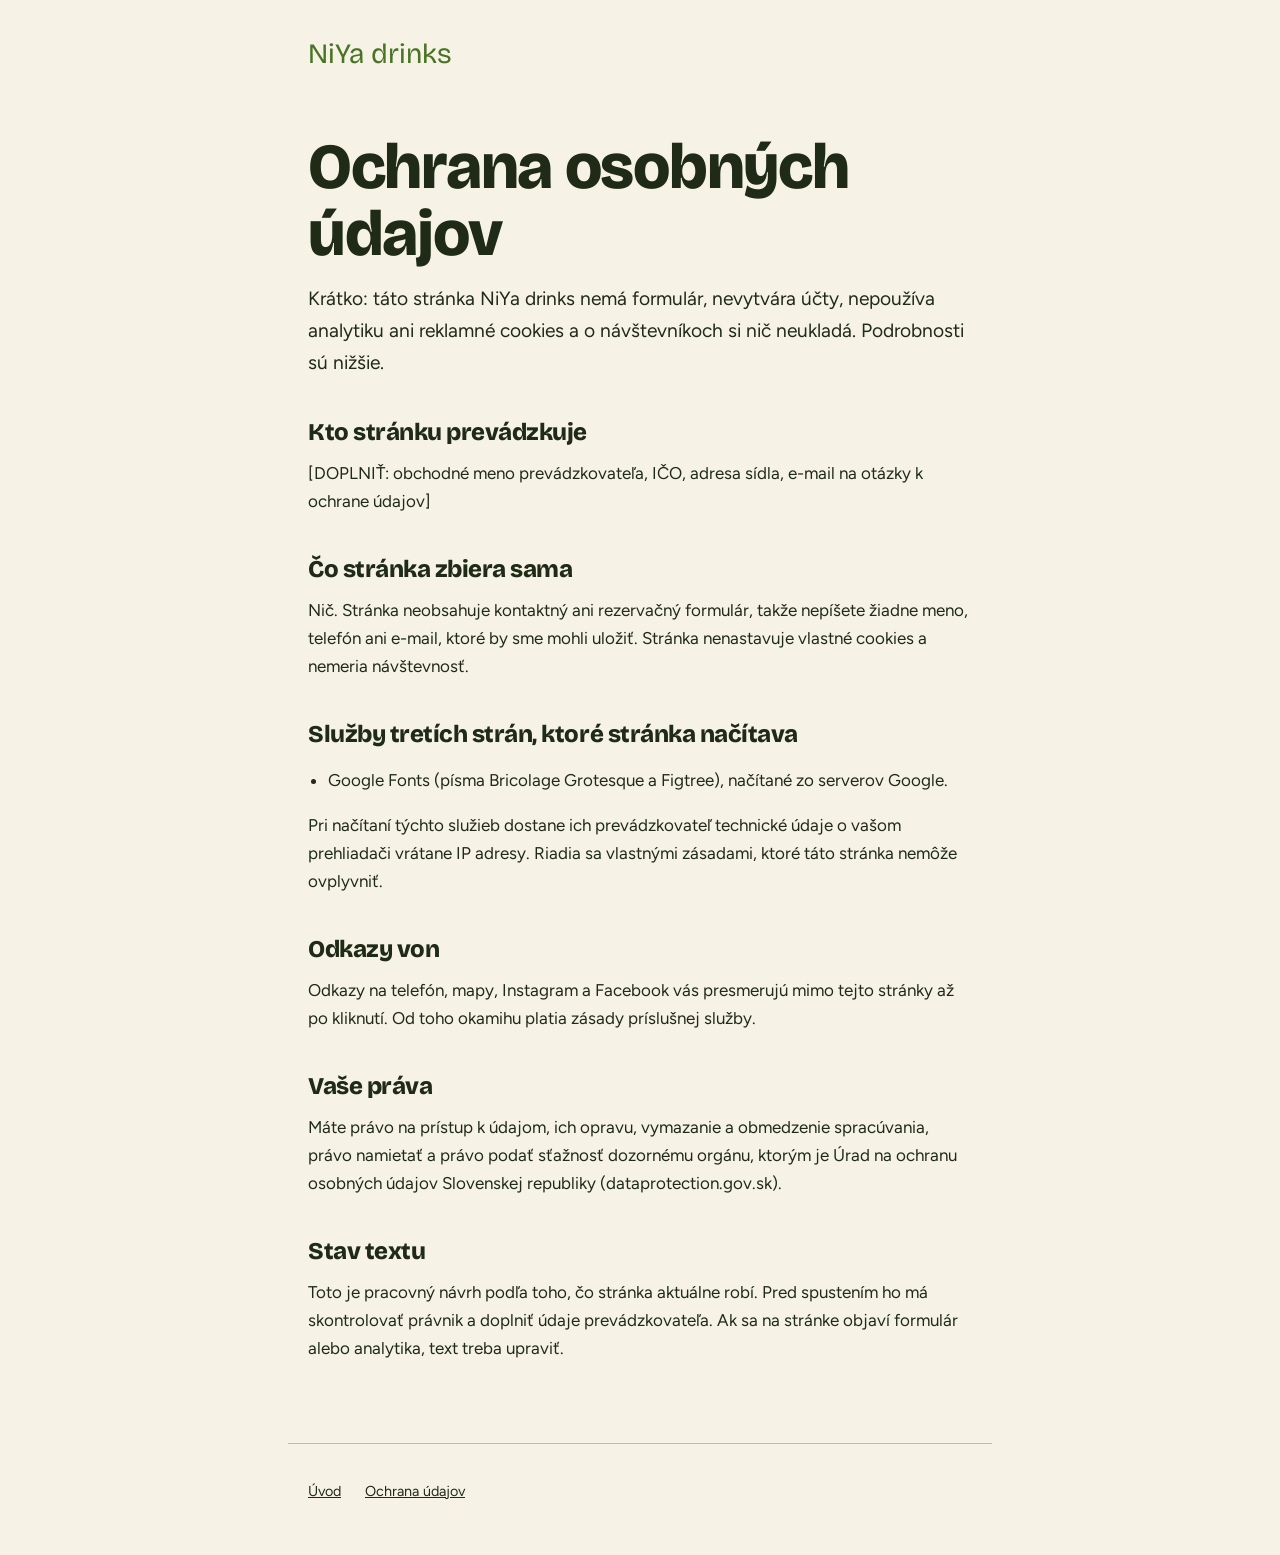
<file: ochrana-udajov.html>
<!doctype html>
<html lang="sk">
<head>
  <meta charset="utf-8">
  <meta name="viewport" content="width=device-width, initial-scale=1">
  <title>Ochrana údajov | NiYa drinks</title>
  <meta name="description" content="Aké údaje spracúva stránka NiYa drinks. Návrh na kontrolu právnikom.">
  <meta name="robots" content="noindex">
  <meta name="theme-color" content="#dfe9c8">
  <link rel="icon" href="assets/favicon.svg" type="image/svg+xml">
  <link rel="preconnect" href="https://fonts.googleapis.com">
  <link rel="preconnect" href="https://fonts.gstatic.com" crossorigin>
  <link href="https://fonts.googleapis.com/css2?family=Bricolage+Grotesque:wght@600;800&family=Figtree:wght@400;500;700&display=swap" rel="stylesheet">
  <link rel="stylesheet" href="style.css">
  <link rel="stylesheet" href="page.css">
</head>
<body class="page-body">
  <main class="page">
    <a class="page-home" href="./">NiYa drinks</a>
    <div class="page-content">
      <h1>Ochrana osobných údajov</h1>
      <p class="page-lead">Krátko: táto stránka NiYa drinks nemá formulár, nevytvára účty, nepoužíva analytiku ani reklamné cookies a o návštevníkoch si nič neukladá. Podrobnosti sú nižšie.</p>

      <h2>Kto stránku prevádzkuje</h2>
      <p>[DOPLNIŤ: obchodné meno prevádzkovateľa, IČO, adresa sídla, e-mail na otázky k ochrane údajov]</p>

      <h2>Čo stránka zbiera sama</h2>
      <p>Nič. Stránka neobsahuje kontaktný ani rezervačný formulár, takže nepíšete žiadne meno, telefón ani e-mail, ktoré by sme mohli uložiť. Stránka nenastavuje vlastné cookies a nemeria návštevnosť.</p>

      <h2>Služby tretích strán, ktoré stránka načítava</h2>
      <ul>
        <li>Google Fonts (písma Bricolage Grotesque a Figtree), načítané zo serverov Google.</li>
      </ul>
      <p>Pri načítaní týchto služieb dostane ich prevádzkovateľ technické údaje o vašom prehliadači vrátane IP adresy. Riadia sa vlastnými zásadami, ktoré táto stránka nemôže ovplyvniť.</p>

      <h2>Odkazy von</h2>
      <p>Odkazy na telefón, mapy, Instagram a Facebook vás presmerujú mimo tejto stránky až po kliknutí. Od toho okamihu platia zásady príslušnej služby.</p>

      <h2>Vaše práva</h2>
      <p>Máte právo na prístup k údajom, ich opravu, vymazanie a obmedzenie spracúvania, právo namietať a právo podať sťažnosť dozornému orgánu, ktorým je Úrad na ochranu osobných údajov Slovenskej republiky (dataprotection.gov.sk).</p>

      <h2>Stav textu</h2>
      <p>Toto je pracovný návrh podľa toho, čo stránka aktuálne robí. Pred spustením ho má skontrolovať právnik a doplniť údaje prevádzkovateľa. Ak sa na stránke objaví formulár alebo analytika, text treba upraviť.</p>

    </div>
  </main>
  <footer class="page-footer">
    <a href="./">Úvod</a>
    <a href="ochrana-udajov.html">Ochrana údajov</a>
  </footer>
</body>
</html>
</file>
<file: style.css>
:root {
  --hero-bg: var(--bg);
  --hero-ink: var(--ink);
  --display-weight: 600;
  --display-leading: 1.02;
  --display-tracking: 0;
  --display-case: none;
  --radius: 8px;
  --radius-button: 6px;
  --space-1: 0.5rem;
  --space-2: 1rem;
  --space-3: 1.5rem;
  --space-4: 2.5rem;
  --space-5: 4rem;
  --space-6: 6rem;
  --gutter: 1.25rem;
  --dock-height: 4.75rem;
  --divider-height: 2.25rem;
  --bg: #f6f3e6;
  --bg-alt: #dfe9c8;
  --ink: #1f2a17;
  --ink-muted: #516044;
  --accent: #4a7425;
  --accent-2: #d9667f;
  --on-accent: #ffffff;
  --line: rgba(31, 42, 23, 0.28);
  --hero-bg: #dfe9c8;
  --display-weight: 800;
  --display-leading: 0.98;
  --display-tracking: -0.02em;
  --font-display: "Bricolage Grotesque", "Segoe UI", sans-serif;
  --font-body: "Figtree", "Segoe UI", sans-serif;
  --radius: 18px;
  --radius-button: 14px;
  --art-1: #6f9a3a;
  --art-2: #a9c76b;
  --art-3: #fffdf4;
  --art-4: #e58aa5;
  --art-5: #1f2a17;
  --art-6: #7fae47;
  --niya-mix: #bcd58c;
}

*,
*::before,
*::after {
  box-sizing: border-box;
}

html {
  scroll-behavior: smooth;
  scroll-padding-top: 4.5rem;
}

body {
  margin: 0;
  padding-bottom: var(--dock-height);
  background: var(--bg);
  color: var(--ink);
  font-family: var(--font-body);
  font-size: 1.0625rem;
  line-height: 1.6;
}

svg {
  display: block;
  max-width: 100%;
}

a {
  color: inherit;
}

:focus-visible {
  outline: 3px solid var(--accent);
  outline-offset: 3px;
}

h1,
h2,
h3 {
  margin: 0;
  font-family: var(--font-display);
  font-weight: var(--display-weight);
  line-height: var(--display-leading);
  letter-spacing: var(--display-tracking);
  text-transform: var(--display-case);
}

h1 {
  font-size: clamp(2.5rem, 9.5vw, 5.25rem);
}

h2 {
  font-size: clamp(2.1rem, 7vw, 3.75rem);
}

p {
  margin: 0 0 1em;
}

.skip-link {
  position: absolute;
  left: var(--gutter);
  top: -4rem;
  z-index: 20;
  padding: 0.75rem 1rem;
  background: var(--accent);
  color: var(--on-accent);
}

.skip-link:focus {
  top: 0.75rem;
}

.topbar {
  display: flex;
  flex-wrap: wrap;
  align-items: center;
  justify-content: space-between;
  gap: 0.25rem var(--space-3);
  padding: 0.5rem var(--gutter);
  background: var(--hero-bg);
  color: var(--hero-ink);
}

.brand {
  display: inline-flex;
  align-items: center;
  gap: 0.6rem;
  min-height: 2.75rem;
  font-family: var(--font-display);
  font-size: var(--brand-size, 1.5rem);
  font-weight: var(--display-weight);
  letter-spacing: var(--display-tracking);
  text-transform: var(--display-case);
  text-decoration: none;
}

.brand-mark {
  flex: none;
  width: 1.9rem;
  height: 1.9rem;
}

.topbar-nav {
  display: flex;
  align-items: center;
  gap: var(--space-2);
  font-size: 0.98rem;
  font-weight: 500;
}

.topbar-nav a:not(.button) {
  display: inline-block;
  padding: 0.7rem 0.15rem;
  text-decoration: none;
}

.topbar-nav a:not(.button):hover {
  text-decoration: underline;
  text-underline-offset: 0.25em;
}

.topbar-nav .topbar-cta {
  display: none;
  min-height: 2.75rem;
}

.button {
  display: inline-flex;
  align-items: center;
  justify-content: center;
  min-height: 3.25rem;
  padding: 0.75rem var(--space-3);
  border: 2px solid var(--accent);
  border-radius: var(--radius-button);
  background: var(--accent);
  color: var(--on-accent);
  font-family: var(--font-body);
  font-weight: 700;
  text-decoration: none;
  text-align: center;
  transition: background-color 0.2s, color 0.2s, border-color 0.2s;
}

.button:hover {
  background: transparent;
  color: inherit;
}

.button-ghost {
  background: transparent;
  border-color: currentColor;
  color: inherit;
}

.button-ghost:hover {
  background: var(--accent);
  border-color: var(--accent);
  color: var(--on-accent);
}

.actions {
  display: flex;
  flex-wrap: wrap;
  gap: 0.75rem;
}

.hero {
  display: grid;
  gap: var(--space-3);
  align-items: center;
  padding: var(--space-2) var(--gutter) var(--space-5);
  background: var(--hero-bg);
  color: var(--hero-ink);
}

.hero-art {
  order: -1;
  justify-self: center;
}

.hero-art svg {
  width: auto;
  height: min(15rem, 32svh);
  max-width: 100%;
}

.hero-kicker {
  margin: 0 0 var(--space-2);
  font-size: 0.82rem;
  font-weight: 700;
  letter-spacing: 0.16em;
  text-transform: uppercase;
  opacity: 0.8;
}

.hero-lede {
  max-width: 30rem;
  margin: var(--space-2) 0;
  font-size: 1.18rem;
  line-height: 1.5;
}

.hero-rating {
  margin: 0 0 var(--space-3);
  font-size: 0.95rem;
  opacity: 0.85;
}

.hero-rating strong {
  font-family: var(--font-display);
  font-size: 1.35rem;
}

.hero .actions {
  display: none;
}

.hero--center {
  text-align: center;
}

.hero--center .hero-lede {
  margin-inline: auto;
}

.hero--center .actions {
  justify-content: center;
}

.divider {
  height: var(--divider-height);
  background: var(--bg) url("assets/motif.svg") repeat-x center / auto 100%;
}

.section-inner {
  max-width: 72rem;
  margin: 0 auto;
  padding: var(--space-5) var(--gutter);
}

.offer-intro {
  max-width: 34rem;
  margin: var(--space-2) 0 0;
  color: var(--ink-muted);
}

.offer-list {
  margin: var(--space-4) 0 0;
  padding: 0;
  list-style: none;
}

.offer-name {
  font-family: var(--font-display);
  font-weight: var(--display-weight);
  font-size: 1.6rem;
  line-height: 1.15;
  text-transform: var(--display-case);
  letter-spacing: var(--display-tracking);
}

.placeholder {
  border-bottom: 1px dashed currentColor;
  color: var(--ink-muted);
  font-family: var(--font-body);
  font-size: 0.92rem;
  font-weight: 400;
  letter-spacing: 0;
  text-transform: none;
}

.offer--menu .offer-list li {
  display: flex;
  align-items: baseline;
  gap: 0.75rem;
  padding: 0.9rem 0;
}

.offer--menu .offer-gap {
  flex: 1;
  min-width: 1rem;
  border-bottom: 2px dotted var(--line);
}

.offer--menu .offer-list {
  max-width: 44rem;
}

.offer--numbered .offer-list {
  counter-reset: item;
  border-top: 1px solid var(--line);
}

.offer--numbered .offer-list li {
  display: grid;
  grid-template-columns: 3.25rem 1fr;
  align-items: baseline;
  column-gap: var(--space-2);
  padding: var(--space-3) 0;
  border-bottom: 1px solid var(--line);
  counter-increment: item;
}

.offer--numbered .offer-list li::before {
  content: counter(item, decimal-leading-zero);
  grid-row: span 2;
  color: var(--accent-2);
  font-family: var(--font-display);
  font-size: 1.6rem;
}

.offer--numbered .offer-name {
  font-size: clamp(1.8rem, 5vw, 2.6rem);
}

.offer--numbered .placeholder {
  grid-column: 2;
  justify-self: start;
  margin-top: 0.35rem;
}

.offer--numbered .offer-gap,
.offer--tiles .offer-gap,
.offer--chips .offer-gap {
  display: none;
}

.offer--tiles .offer-list {
  display: grid;
  gap: var(--space-2);
}

.offer--tiles .offer-list li {
  padding: var(--space-3);
  border: 1px solid var(--line);
  border-top: 6px solid var(--accent);
  border-radius: var(--radius);
  background: var(--bg-alt);
}

.offer--tiles .offer-list li:nth-child(even) {
  border-top-color: var(--accent-2);
}

.offer--tiles .offer-name,
.offer--tiles .placeholder {
  display: block;
}

.offer--tiles .placeholder {
  display: inline-block;
  margin-top: 0.5rem;
}

.offer--chalk .section-inner {
  max-width: 60rem;
}

.offer--chalk .offer-board {
  margin-top: var(--space-4);
  padding: var(--space-3);
  border: 8px solid var(--board-frame);
  border-radius: var(--radius);
  background: var(--board-bg);
  color: var(--board-ink);
}

.offer--chalk .offer-list {
  margin: 0;
}

.offer--chalk .offer-list li {
  display: flex;
  align-items: baseline;
  gap: 0.75rem;
  padding: 0.8rem 0;
  border-bottom: 1px dashed rgba(255, 255, 255, 0.35);
}

.offer--chalk .offer-list li:last-child {
  border-bottom: 0;
}

.offer--chalk .offer-gap {
  flex: 1;
}

.offer--chalk .placeholder {
  color: inherit;
  opacity: 0.8;
}

.offer--chips .offer-list {
  display: flex;
  flex-wrap: wrap;
  gap: 0.75rem;
}

.offer--chips .offer-list li {
  display: flex;
  flex-direction: column;
  gap: 0.25rem;
  padding: 0.9rem 1.25rem;
  border: 2px solid var(--ink);
  border-radius: var(--radius);
}

.offer--chips .offer-list li:nth-child(3n + 2) {
  background: var(--accent);
  border-color: var(--accent);
  color: var(--on-accent);
}

.offer--chips .offer-list li:nth-child(3n + 2) .placeholder {
  color: inherit;
}

.visit {
  background: var(--bg-alt);
}

.visit-grid {
  display: grid;
  gap: var(--space-4);
  margin-top: var(--space-4);
}

.label {
  display: block;
  margin-bottom: 0.5rem;
  color: var(--ink-muted);
  font-size: 0.8rem;
  font-weight: 700;
  letter-spacing: 0.16em;
  text-transform: uppercase;
}

.visit address {
  font-style: normal;
}

.visit address p {
  margin-bottom: 0.25rem;
}

.visit p a,
.contact-links a {
  display: inline-block;
  padding: 0.55rem 0;
  font-weight: 600;
}

.visit p a {
  padding: 0.55rem 0;
}

.visit-rating strong {
  font-family: var(--font-display);
  font-size: 2.5rem;
  line-height: 1;
}

.map {
  display: block;
  width: 100%;
  height: 20rem;
  margin-top: var(--space-4);
  border: 0;
  border-radius: var(--radius);
}

.footer {
  padding: var(--space-3) var(--gutter) var(--space-4);
  background: var(--footer-bg, var(--ink));
  color: var(--footer-ink, var(--bg));
  font-size: 0.9rem;
}

.footer-links {
  display: flex;
  flex-wrap: wrap;
  gap: var(--space-3);
  margin: 0;
}

.footer-links a {
  display: inline-block;
  padding: 0.7rem 0;
}

.footer-note {
  margin: var(--space-1) 0 0;
  opacity: 0.8;
}

.dock {
  position: fixed;
  inset: auto 0 0 0;
  z-index: 15;
  display: grid;
  grid-template-columns: 1.4fr 1fr;
  gap: 0.75rem;
  padding: 0.75rem var(--gutter) calc(0.75rem + env(safe-area-inset-bottom));
  background: var(--footer-bg, var(--ink));
  color: var(--footer-ink, var(--bg));
  border-top: 1px solid var(--line);
}

@media (min-width: 48rem) {
  :root {
    --gutter: 3rem;
  }

  body {
    padding-bottom: 0;
  }

  .dock {
    display: none;
  }

  .topbar {
    padding-block: 0.75rem;
  }

  .topbar-nav .topbar-cta {
    display: inline-flex;
  }

  .hero {
    grid-template-columns: minmax(0, 1.1fr) minmax(0, 0.9fr);
    gap: var(--space-5);
    min-height: min(44rem, calc(100svh - 4.5rem));
    padding-top: var(--space-4);
  }

  .hero--center {
    grid-template-columns: minmax(0, 1fr);
    gap: var(--space-4);
    align-content: center;
  }

  .hero--center .hero-art {
    order: 0;
  }

  .hero-art {
    order: 0;
    justify-self: end;
  }

  .hero--reverse .hero-art {
    order: -1;
    justify-self: start;
  }

  .hero-art svg {
    height: min(34rem, 68svh);
  }

  .hero--center .hero-art svg {
    height: min(21rem, 36svh);
  }

  .hero .actions {
    display: flex;
  }

  .offer--tiles .offer-list {
    grid-template-columns: repeat(3, 1fr);
  }

  .visit-grid {
    grid-template-columns: repeat(3, 1fr);
    gap: var(--space-5);
  }
}

@media (min-width: 75rem) {
  :root {
    --gutter: max(4rem, calc((100vw - 76rem) / 2));
  }
}

@media (prefers-reduced-motion: reduce) {
  html {
    scroll-behavior: auto;
  }

  .button {
    transition: none;
  }
}

.hero-banner {
  grid-column: 1 / -1;
  order: -2;
  margin: calc(var(--space-2) * -1) calc(var(--gutter) * -1) 0;
}

.hero-banner {
  align-self: start;
}

.hero:has(.hero-banner) {
  align-content: start;
}

.hero-banner svg {
  display: block;
  width: 100%;
  height: auto;
}

.hero-art {
  position: relative;
}

.idea-hint {
  margin: var(--space-1) 0 0;
  font-size: 0.85rem;
  text-align: center;
  opacity: 0.75;
}

.controls {
  display: flex;
  flex-wrap: wrap;
  justify-content: center;
  gap: 0.5rem;
  margin-top: var(--space-2);
}

.control {
  min-height: 2.75rem;
  padding: 0.5rem 1rem;
  border: 2px solid currentColor;
  border-radius: var(--radius-button);
  background: transparent;
  color: inherit;
  font: inherit;
  font-size: 0.95rem;
  font-weight: 600;
  cursor: pointer;
  transition: background-color 0.2s, color 0.2s, border-color 0.2s;
}

.control:hover,
.control[aria-pressed="true"] {
  background: var(--accent);
  border-color: var(--accent);
  color: var(--on-accent);
}

@media (prefers-reduced-motion: reduce) {
  *,
  *::before,
  *::after {
    transition: none !important;
    animation: none !important;
  }

  .control[data-replay] {
    display: none;
  }
}

.art [role="button"],
.art a {
  cursor: pointer;
}

.art [role="button"]:focus-visible,
.art a:focus-visible {
  outline: 3px solid var(--accent);
  outline-offset: 4px;
}

.block {
  --s-bg: var(--bg);
  --s-ink: var(--ink);
  --s-muted: var(--ink-muted);
  --s-line: var(--line);
  --s-accent: var(--accent);
  --s-on-accent: var(--on-accent);
  position: relative;
  background: var(--s-bg);
  color: var(--s-ink);
}

.tone-alt {
  --s-bg: var(--bg-alt);
}

.tone-ink {
  --s-bg: var(--ink);
  --s-ink: var(--bg);
  --s-muted: color-mix(in srgb, var(--bg) 76%, var(--ink));
  --s-line: color-mix(in srgb, var(--bg) 26%, transparent);
  --s-accent: var(--tone-ink-accent, color-mix(in srgb, var(--accent) 55%, var(--bg)));
  --s-on-accent: var(--ink);
}

.tone-accent {
  --s-bg: var(--accent);
  --s-ink: var(--on-accent);
  --s-muted: var(--on-accent);
  --s-line: color-mix(in srgb, var(--on-accent) 36%, transparent);
  --s-accent: var(--on-accent);
  --s-on-accent: var(--accent);
}

.block-inner {
  padding: var(--space-5) var(--gutter);
}

.block-title {
  max-width: 18ch;
  font-size: clamp(2.3rem, 6.4vw, 4.75rem);
}

.block-lead {
  max-width: 38rem;
  margin: var(--space-2) 0 0;
  color: var(--s-muted);
  font-size: 1.16rem;
  line-height: 1.5;
}

.block-lead:empty {
  display: none;
}

.block-note {
  max-width: 38rem;
  margin: var(--space-3) 0 0;
  color: var(--s-muted);
  font-size: 0.9rem;
}

.block .button {
  border-color: var(--s-accent);
  background: var(--s-accent);
  color: var(--s-on-accent);
}

.block .button:hover {
  background: transparent;
  color: var(--s-ink);
}

.block .button-ghost {
  border-color: currentColor;
  background: transparent;
  color: var(--s-ink);
}

.block .button-ghost:hover {
  border-color: var(--s-accent);
  background: var(--s-accent);
  color: var(--s-on-accent);
}

.statement-text {
  max-width: 24ch;
  margin: 0;
  font-family: var(--font-display);
  font-size: clamp(2.2rem, 6.6vw, 5.4rem);
  font-weight: var(--display-weight);
  line-height: 1.04;
  letter-spacing: var(--display-tracking);
  text-transform: var(--display-case);
}

.statement-text em {
  color: var(--s-accent);
  font-style: normal;
}

.statement-facts {
  display: grid;
  gap: var(--space-3);
  margin: var(--space-4) 0 0;
  padding: var(--space-3) 0 0;
  border-top: 1px solid var(--s-line);
}

.statement-facts dt {
  margin-bottom: 0.25rem;
  color: var(--s-muted);
  font-size: 0.8rem;
  font-weight: 700;
  letter-spacing: 0.14em;
  text-transform: uppercase;
}

.statement-facts dd {
  margin: 0;
  font-family: var(--font-display);
  font-size: clamp(1.35rem, 3vw, 1.85rem);
  font-weight: var(--display-weight);
  line-height: 1.15;
}

.rows {
  margin: var(--space-4) 0 0;
  padding: 0;
  list-style: none;
  border-top: 1px solid var(--s-line);
}

.row {
  display: grid;
  gap: var(--space-1);
  padding: var(--space-3) 0;
  border-bottom: 1px solid var(--s-line);
}

.row-name {
  font-family: var(--font-display);
  font-size: clamp(1.75rem, 4.6vw, 3rem);
  font-weight: var(--display-weight);
  line-height: 1.06;
  letter-spacing: var(--display-tracking);
  text-transform: var(--display-case);
}

.row-text {
  max-width: 34rem;
  margin: 0;
  color: var(--s-muted);
}

.steps {
  display: grid;
  gap: var(--space-4);
  margin: var(--space-4) 0 0;
  padding: 0;
  list-style: none;
  counter-reset: step;
}

.step {
  position: relative;
  padding-left: 3.75rem;
  counter-increment: step;
}

.step::before {
  content: counter(step);
  position: absolute;
  top: -0.2rem;
  left: 0;
  display: grid;
  place-items: center;
  width: 2.75rem;
  height: 2.75rem;
  border-radius: var(--radius);
  background: var(--s-accent);
  color: var(--s-on-accent);
  font-family: var(--font-display);
  font-size: 1.35rem;
  font-weight: var(--display-weight);
}

.step-art {
  width: 100%;
  max-width: 13rem;
  margin-bottom: var(--space-2);
}

.step-title {
  font-size: 1.5rem;
  line-height: 1.15;
}

.step-text {
  margin: 0.4rem 0 0;
  color: var(--s-muted);
}

.week-head {
  display: grid;
  gap: var(--space-3);
}

.week-status {
  display: inline-flex;
  align-items: center;
  gap: 0.6rem;
  margin: 0;
  font-weight: 700;
}

.week-status::before {
  content: "";
  width: 0.7rem;
  height: 0.7rem;
  border-radius: 50%;
  background: var(--s-muted);
}

.week-status[data-open="true"]::before {
  background: var(--s-accent);
}

.week {
  margin: var(--space-4) 0 0;
  padding: 0;
  list-style: none;
}

.week-day {
  display: grid;
  grid-template-columns: 2.5rem minmax(0, 1fr) auto;
  align-items: center;
  gap: var(--space-2);
  min-height: 3rem;
  border-top: 1px solid var(--s-line);
}

.week-day.is-today {
  font-weight: 700;
}

.week-track {
  position: relative;
  height: 0.75rem;
  border-radius: 2px;
  background: color-mix(in srgb, var(--s-ink) 9%, transparent);
}

.week-bar {
  position: absolute;
  top: 0;
  bottom: 0;
  left: var(--from);
  width: var(--span);
  border-radius: 2px;
  background: color-mix(in srgb, var(--s-accent) 62%, var(--s-bg));
}

.week-day.is-today .week-bar {
  background: var(--s-accent);
}

.week-time {
  min-width: 6.4rem;
  font-variant-numeric: tabular-nums;
  text-align: right;
}

.notes {
  display: grid;
  gap: 0;
  margin: var(--space-4) 0 0;
  padding: 0;
  list-style: none;
  border-top: 1px solid var(--s-line);
}

.note {
  display: grid;
  gap: 0.2rem;
  padding: var(--space-2) 0;
  border-bottom: 1px solid var(--s-line);
}

.note-title {
  font-weight: 700;
}

.note-text {
  margin: 0;
  color: var(--s-muted);
}

.note-text a {
  display: inline-block;
  padding: 0.65rem 0;
  color: var(--s-ink);
  font-weight: 700;
}

.place-grid {
  display: grid;
}

.place-map {
  position: relative;
  min-height: 21rem;
  overflow: hidden;
  background: var(--bg-alt);
}

.street-map {
  position: absolute;
  inset: 0;
  width: 100%;
  height: 100%;
  max-width: none;
}

.map-street {
  font-family: var(--font-body);
  font-size: 15px;
  font-weight: 600;
  letter-spacing: 0.03em;
  paint-order: stroke;
  stroke: var(--bg);
  stroke-width: 4px;
  stroke-linejoin: round;
}

.map-pin-label {
  font-family: var(--font-display);
  font-size: 24px;
  font-weight: var(--display-weight);
  paint-order: stroke;
  stroke: var(--bg);
  stroke-width: 6px;
  stroke-linejoin: round;
}

.place-credit {
  position: absolute;
  right: 0;
  bottom: 0;
  z-index: 1;
  padding: 0.15rem 0.5rem;
  background: color-mix(in srgb, var(--s-bg) 82%, transparent);
  font-size: 0.72rem;
}

.place-copy {
  padding: var(--space-5) var(--gutter);
}

.place-copy .block-title {
  font-size: clamp(2rem, 3.6vw, 3.25rem);
}

.block-title,
.statement-text,
.closing-title,
.row-name,
.step-title {
  overflow-wrap: break-word;
  hyphens: auto;
}

.place-address {
  margin: var(--space-3) 0 0;
  font-style: normal;
  font-size: 1.2rem;
  line-height: 1.4;
}

.place-text {
  max-width: 30rem;
  margin: var(--space-2) 0 0;
  color: var(--s-muted);
}

.place-links {
  display: grid;
  justify-items: start;
  gap: 0.15rem;
  margin: var(--space-3) 0 0;
  padding: 0;
  list-style: none;
}

.place-links a {
  display: inline-block;
  padding: 0.6rem 0;
  font-weight: 700;
}

.photo-band {
  margin: 0;
}

.photo-band img {
  display: block;
  width: 100%;
  height: clamp(20rem, 62vw, 40rem);
  object-fit: cover;
}

.photo-band figcaption {
  padding: var(--space-1) var(--gutter);
  background: var(--s-bg);
  color: var(--s-muted);
  font-size: 0.8rem;
}

.closing-grid {
  display: grid;
  gap: var(--space-4);
}

.closing-title {
  max-width: 14ch;
  font-size: clamp(2.6rem, 8.6vw, 6.5rem);
}

.closing-score {
  margin: 0;
}

.closing-score strong {
  display: block;
  margin-bottom: 0.4rem;
  font-variant-numeric: lining-nums;
  font-family: var(--font-display);
  font-size: clamp(4rem, 13vw, 8.5rem);
  font-weight: var(--display-weight);
  line-height: 1;
}

.closing .actions {
  margin-top: var(--space-3);
}

.topbar-nav a:not(.button) {
  white-space: nowrap;
}

.dock {
  grid-template-columns: 1.9fr 1fr;
}

.dock .button {
  padding-inline: 0.5rem;
  font-size: clamp(0.84rem, 3.9vw, 0.98rem);
  line-height: 1.15;
}

@media (max-width: 47.99rem) {
  .topbar {
    flex-wrap: nowrap;
    gap: 0.75rem;
  }

  .brand {
    min-width: 0;
    white-space: nowrap;
  }

  .topbar-nav {
    gap: 0.7rem;
    font-size: 0.9rem;
  }

  .topbar-nav a:not(.button):nth-of-type(n + 3) {
    display: none;
  }
}

@media (min-width: 48rem) {
  .block-inner {
    padding-block: var(--space-6);
  }

  .statement-facts {
    grid-template-columns: repeat(auto-fit, minmax(11rem, 1fr));
    gap: var(--space-4);
  }

  .row {
    grid-template-columns: minmax(0, 1fr) minmax(0, 1fr);
    align-items: baseline;
    gap: var(--space-4);
  }

  .steps {
    grid-template-columns: repeat(var(--step-count, 3), minmax(0, 1fr));
    gap: var(--space-3);
  }

  .step {
    padding-left: 0;
    padding-top: 3.75rem;
  }

  .week-head {
    grid-template-columns: minmax(0, 1fr) auto;
    align-items: end;
  }

  .notes {
    grid-template-columns: repeat(2, minmax(0, 1fr));
    column-gap: var(--space-5);
  }

  .place-grid {
    grid-template-columns: minmax(0, 1.5fr) minmax(0, 1fr);
    min-height: 40rem;
  }

  .place-grid--flip .place-map {
    order: 1;
  }

  .place-copy {
    align-self: center;
    padding-left: var(--space-5);
  }

  .place-grid--flip .place-copy {
    padding-right: var(--space-5);
    padding-left: var(--gutter);
  }

  .closing-grid {
    grid-template-columns: minmax(0, 1fr) auto;
    align-items: end;
  }
}

.shelf-tabs {
  display: flex;
  flex-wrap: wrap;
  gap: 0.5rem;
  margin-top: var(--space-4);
}

.shelf-tab {
  min-height: 2.75rem;
  padding: 0.45rem 1rem;
  border: 2px solid currentColor;
  border-radius: var(--radius-button);
  background: transparent;
  color: inherit;
  font: inherit;
  font-weight: 600;
  cursor: pointer;
}

.shelf-tab:hover,
.shelf-tab[aria-pressed="true"] {
  border-color: var(--s-accent);
  background: var(--s-accent);
  color: var(--s-on-accent);
}

.shelf {
  display: grid;
  grid-template-columns: repeat(2, minmax(0, 1fr));
  gap: var(--space-4) var(--space-2);
  margin: var(--space-4) 0 0;
  padding: 0;
  list-style: none;
}

.shelf-item[hidden] {
  display: none;
}

.shelf-glass {
  width: 6.25rem;
  height: auto;
  margin-bottom: var(--space-2);
}

.shelf-name {
  display: grid;
  gap: 0.1rem;
  font-family: var(--font-display);
  font-size: 1.2rem;
  font-weight: var(--display-weight);
  line-height: 1.15;
}

.shelf-text {
  margin: 0.35rem 0 0;
  color: var(--s-muted);
  font-size: 0.92rem;
  line-height: 1.4;
}

@media (min-width: 48rem) {
  .shelf {
    grid-template-columns: repeat(4, minmax(0, 1fr));
  }
}
.fa1{fill:var(--art-1)}
.sa1{stroke:var(--art-1);fill:none}
.fa2{fill:var(--art-2)}
.sa2{stroke:var(--art-2);fill:none}
.fa3{fill:var(--art-3)}
.sa3{stroke:var(--art-3);fill:none}
.fa4{fill:var(--art-4)}
.sa4{stroke:var(--art-4);fill:none}
.fa5{fill:var(--art-5)}
.sa5{stroke:var(--art-5);fill:none}
.fa6{fill:var(--art-6)}
.sa6{stroke:var(--art-6);fill:none}
.fn{fill:none}
.fb{fill:var(--hero-bg)}
.art-text{font-family:var(--font-display);font-weight:var(--display-weight)}
.art{stroke-linecap:round;stroke-linejoin:round}.hero-art svg {
  filter: drop-shadow(0 18px 0 rgba(31, 42, 23, 0.08));
}

.niya .mix {
  fill: var(--niya-mix);
  opacity: 0;
  transition: opacity 1.4s ease;
}

.niya .swirl {
  opacity: 0;
  transform-origin: 150px 220px;
  transition: opacity 0.6s;
}

.niya .ice {
  transform-box: fill-box;
  transform-origin: center;
}

.niya.is-stirred .mix {
  opacity: 1;
}

.niya.is-stirred .swirl {
  opacity: 0.75;
}

@media (prefers-reduced-motion: no-preference) {
.niya.is-stirred .swirl {
  animation: niya-spin 2.2s linear 1;
}

.niya.is-stirred .ice {
  animation: niya-bob 1.4s ease-in-out 2;
  animation-delay: var(--d);
}

@keyframes niya-spin {
  to { transform: rotate(540deg); }
}

@keyframes niya-bob {
  50% { transform: translateY(-12px) rotate(10deg); }
}
}
</file>
<file: page.css>
:root {
  --page-bg: var(--bg);
  --page-ink: var(--ink);
  --page-accent: var(--accent);
  --page-accent-ink: var(--on-accent);
  --page-line: var(--line);
  --page-display-font: var(--font-display);
  --page-body-font: var(--font-body);
}

.page-body {
  min-height: 100vh;
  padding-bottom: 0;
  background: var(--page-bg);
  color: var(--page-ink);
  font-family: var(--page-body-font);
}

.page {
  max-width: 44rem;
  margin: 0 auto;
  padding: 1.5rem 1.25rem 4rem;
}

.page-home {
  display: inline-block;
  margin-bottom: 3rem;
  padding: 0.5rem 0;
  color: var(--page-accent);
  font-family: var(--page-display-font);
  font-size: 1.75rem;
  text-decoration: none;
}

.page-content h1 {
  margin-bottom: 1rem;
  font-family: var(--page-display-font);
  font-size: clamp(2.5rem, 8vw, 4rem);
  line-height: 1.05;
}

.page-content h2 {
  margin: 2.5rem 0 0.75rem;
  font-family: var(--page-display-font);
  font-size: 1.5rem;
  line-height: 1.2;
}

.page-content p,
.page-content li {
  line-height: 1.65;
}

.page-content ul {
  padding-left: 1.25rem;
}

.page-lead {
  font-size: 1.2rem;
}

.page-code {
  margin: 0;
  color: var(--page-accent);
  font-family: var(--page-display-font);
  font-size: clamp(5rem, 24vw, 10rem);
  line-height: 1;
}

.page-button {
  display: inline-flex;
  align-items: center;
  min-height: 3.25rem;
  padding: 0.75rem 1.5rem;
  background: var(--page-accent);
  color: var(--page-accent-ink);
  font-weight: 700;
  text-decoration: none;
}

.page-button:hover {
  background: var(--page-ink);
}

.page-content a:not(.page-button) {
  text-decoration-color: var(--page-accent);
  text-underline-offset: 0.2em;
}

.page-footer {
  display: flex;
  gap: 1.5rem;
  max-width: 44rem;
  margin: 0 auto;
  padding: 1.5rem 1.25rem 2.5rem;
  border-top: 1px solid var(--page-line);
  font-size: 0.9rem;
}

.page-footer a {
  display: inline-block;
  padding: 0.75rem 0;
}

.page-content p a:not(.page-button) {
  display: inline-block;
  padding: 0.5rem 0;
}
</file>
